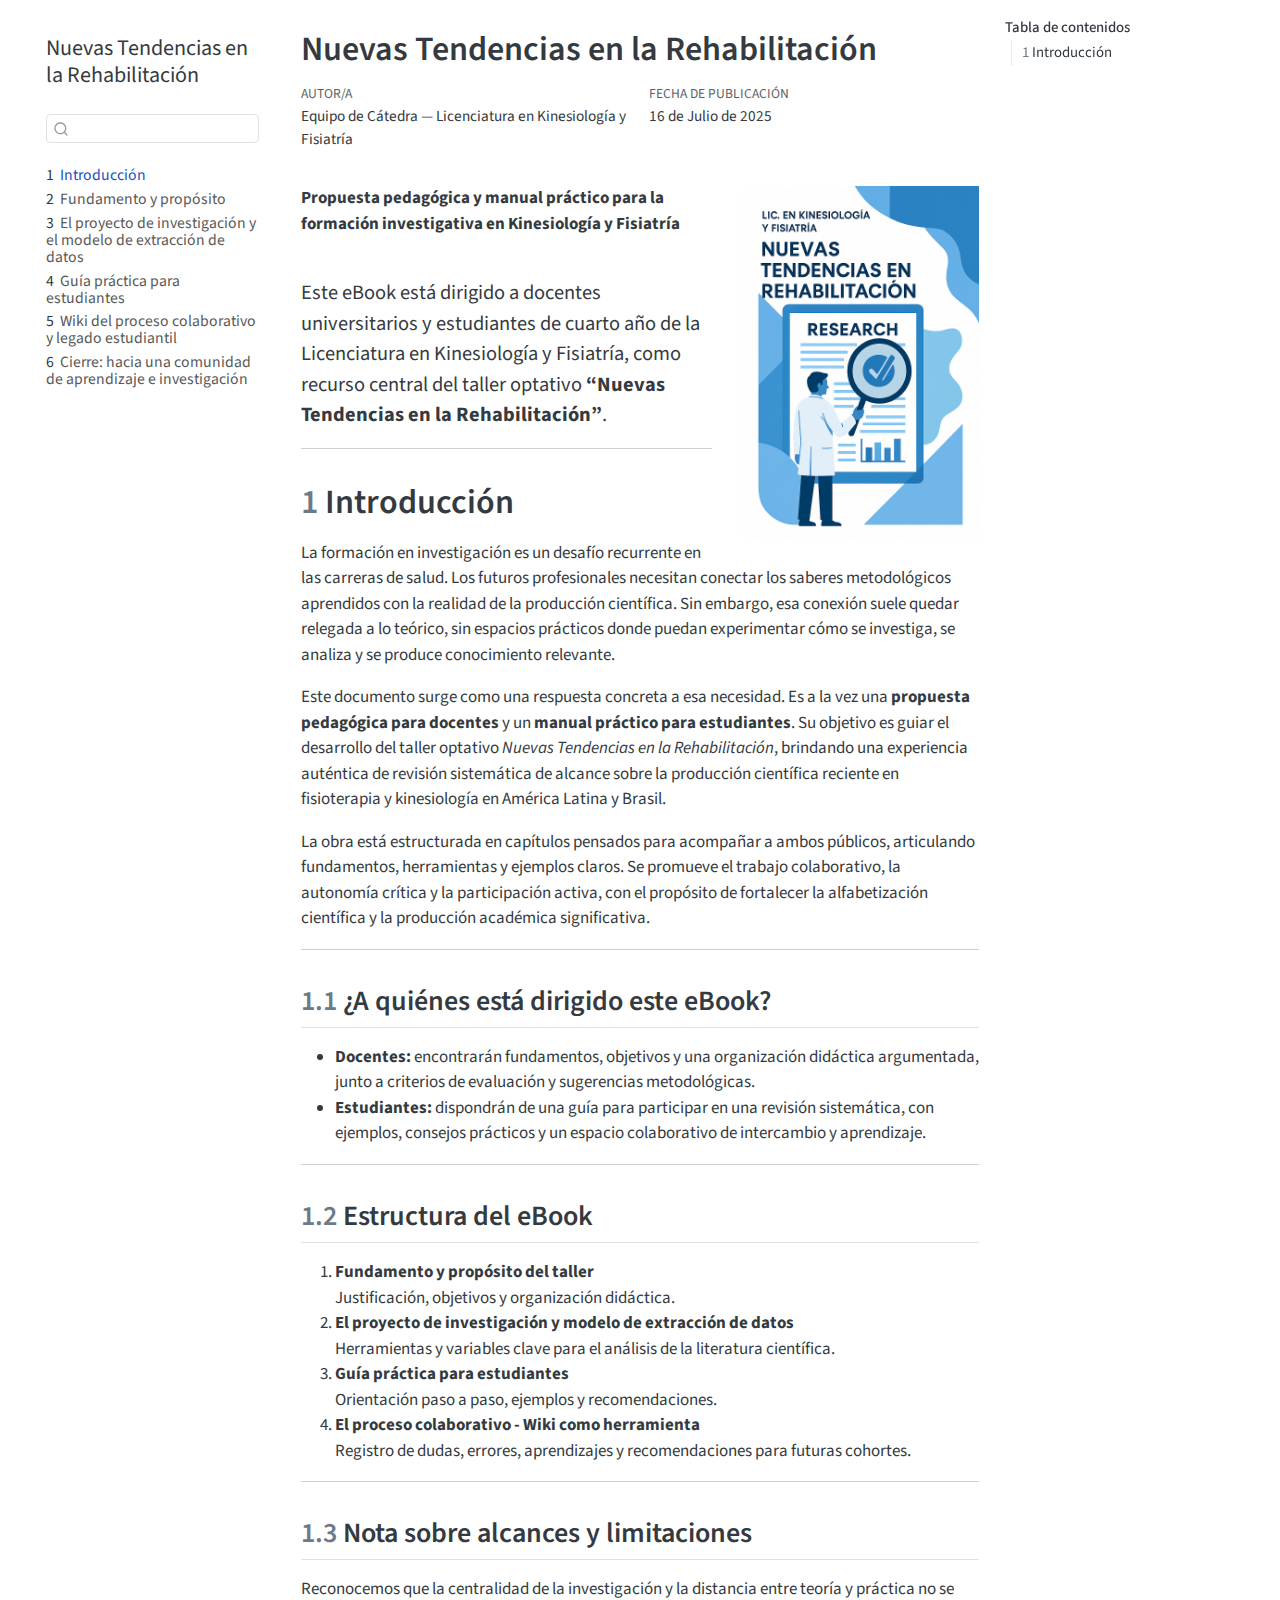
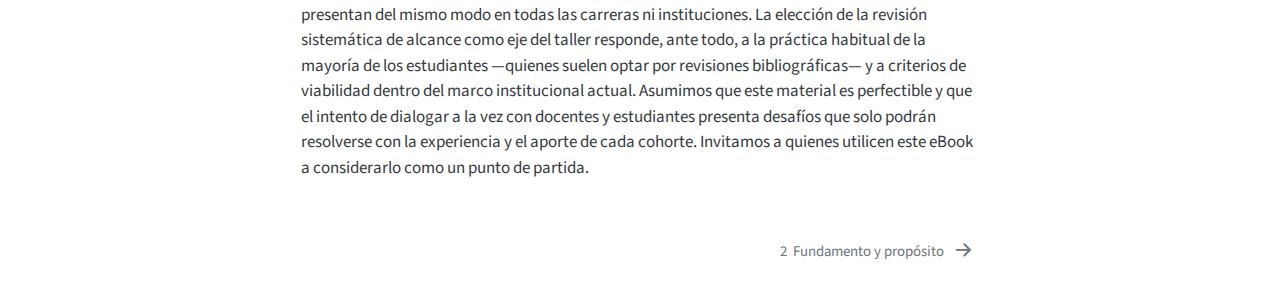
<file: docs/index.html>
<!DOCTYPE html>
<html xmlns="http://www.w3.org/1999/xhtml" lang="es" xml:lang="es"><head>

<meta charset="utf-8">
<meta name="generator" content="quarto-1.6.43">

<meta name="viewport" content="width=device-width, initial-scale=1.0, user-scalable=yes">

<meta name="author" content="Equipo de Cátedra — Licenciatura en Kinesiología y Fisiatría">

<title>Nuevas Tendencias en la Rehabilitación</title>
<style>
code{white-space: pre-wrap;}
span.smallcaps{font-variant: small-caps;}
div.columns{display: flex; gap: min(4vw, 1.5em);}
div.column{flex: auto; overflow-x: auto;}
div.hanging-indent{margin-left: 1.5em; text-indent: -1.5em;}
ul.task-list{list-style: none;}
ul.task-list li input[type="checkbox"] {
  width: 0.8em;
  margin: 0 0.8em 0.2em -1em; /* quarto-specific, see https://github.com/quarto-dev/quarto-cli/issues/4556 */ 
  vertical-align: middle;
}
</style>


<script src="site_libs/quarto-nav/quarto-nav.js"></script>
<script src="site_libs/quarto-nav/headroom.min.js"></script>
<script src="site_libs/clipboard/clipboard.min.js"></script>
<script src="site_libs/quarto-search/autocomplete.umd.js"></script>
<script src="site_libs/quarto-search/fuse.min.js"></script>
<script src="site_libs/quarto-search/quarto-search.js"></script>
<meta name="quarto:offset" content="./">
<link href="./01-propuesta.html" rel="next">
<script src="site_libs/quarto-html/quarto.js"></script>
<script src="site_libs/quarto-html/popper.min.js"></script>
<script src="site_libs/quarto-html/tippy.umd.min.js"></script>
<script src="site_libs/quarto-html/anchor.min.js"></script>
<link href="site_libs/quarto-html/tippy.css" rel="stylesheet">
<link href="site_libs/quarto-html/quarto-syntax-highlighting-d4d76bf8491c20bad77d141916dc28e1.css" rel="stylesheet" id="quarto-text-highlighting-styles">
<script src="site_libs/bootstrap/bootstrap.min.js"></script>
<link href="site_libs/bootstrap/bootstrap-icons.css" rel="stylesheet">
<link href="site_libs/bootstrap/bootstrap-8da5b4427184b79ecddefad3d342027e.min.css" rel="stylesheet" append-hash="true" id="quarto-bootstrap" data-mode="light">
<script id="quarto-search-options" type="application/json">{
  "location": "sidebar",
  "copy-button": false,
  "collapse-after": 3,
  "panel-placement": "start",
  "type": "textbox",
  "limit": 50,
  "keyboard-shortcut": [
    "f",
    "/",
    "s"
  ],
  "show-item-context": false,
  "language": {
    "search-no-results-text": "Sin resultados",
    "search-matching-documents-text": "documentos encontrados",
    "search-copy-link-title": "Copiar el enlace en la búsqueda",
    "search-hide-matches-text": "Ocultar resultados adicionales",
    "search-more-match-text": "resultado adicional en este documento",
    "search-more-matches-text": "resultados adicionales en este documento",
    "search-clear-button-title": "Borrar",
    "search-text-placeholder": "",
    "search-detached-cancel-button-title": "Cancelar",
    "search-submit-button-title": "Enviar",
    "search-label": "Buscar"
  }
}</script>


<link rel="stylesheet" href="portada.css">
</head>

<body class="nav-sidebar floating">

<div id="quarto-search-results"></div>
  <header id="quarto-header" class="headroom fixed-top">
  <nav class="quarto-secondary-nav">
    <div class="container-fluid d-flex">
      <button type="button" class="quarto-btn-toggle btn" data-bs-toggle="collapse" role="button" data-bs-target=".quarto-sidebar-collapse-item" aria-controls="quarto-sidebar" aria-expanded="false" aria-label="Alternar barra lateral" onclick="if (window.quartoToggleHeadroom) { window.quartoToggleHeadroom(); }">
        <i class="bi bi-layout-text-sidebar-reverse"></i>
      </button>
        <nav class="quarto-page-breadcrumbs" aria-label="breadcrumb"><ol class="breadcrumb"><li class="breadcrumb-item"><a href="./index.html"><span class="chapter-number">1</span>&nbsp; <span class="chapter-title">Introducción</span></a></li></ol></nav>
        <a class="flex-grow-1" role="navigation" data-bs-toggle="collapse" data-bs-target=".quarto-sidebar-collapse-item" aria-controls="quarto-sidebar" aria-expanded="false" aria-label="Alternar barra lateral" onclick="if (window.quartoToggleHeadroom) { window.quartoToggleHeadroom(); }">      
        </a>
      <button type="button" class="btn quarto-search-button" aria-label="Buscar" onclick="window.quartoOpenSearch();">
        <i class="bi bi-search"></i>
      </button>
    </div>
  </nav>
</header>
<!-- content -->
<div id="quarto-content" class="quarto-container page-columns page-rows-contents page-layout-article">
<!-- sidebar -->
  <nav id="quarto-sidebar" class="sidebar collapse collapse-horizontal quarto-sidebar-collapse-item sidebar-navigation floating overflow-auto">
    <div class="pt-lg-2 mt-2 text-left sidebar-header">
    <div class="sidebar-title mb-0 py-0">
      <a href="./">Nuevas Tendencias en la Rehabilitación</a> 
    </div>
      </div>
        <div class="mt-2 flex-shrink-0 align-items-center">
        <div class="sidebar-search">
        <div id="quarto-search" class="" title="Buscar"></div>
        </div>
        </div>
    <div class="sidebar-menu-container"> 
    <ul class="list-unstyled mt-1">
        <li class="sidebar-item">
  <div class="sidebar-item-container"> 
  <a href="./index.html" class="sidebar-item-text sidebar-link active">
 <span class="menu-text"><span class="chapter-number">1</span>&nbsp; <span class="chapter-title">Introducción</span></span></a>
  </div>
</li>
        <li class="sidebar-item">
  <div class="sidebar-item-container"> 
  <a href="./01-propuesta.html" class="sidebar-item-text sidebar-link">
 <span class="menu-text"><span class="chapter-number">2</span>&nbsp; <span class="chapter-title">Fundamento y propósito</span></span></a>
  </div>
</li>
        <li class="sidebar-item">
  <div class="sidebar-item-container"> 
  <a href="./02-modelo-extraccion.html" class="sidebar-item-text sidebar-link">
 <span class="menu-text"><span class="chapter-number">3</span>&nbsp; <span class="chapter-title">El proyecto de investigación y el modelo de extracción de datos</span></span></a>
  </div>
</li>
        <li class="sidebar-item">
  <div class="sidebar-item-container"> 
  <a href="./03-guia-estudiantes.html" class="sidebar-item-text sidebar-link">
 <span class="menu-text"><span class="chapter-number">4</span>&nbsp; <span class="chapter-title">Guía práctica para estudiantes</span></span></a>
  </div>
</li>
        <li class="sidebar-item">
  <div class="sidebar-item-container"> 
  <a href="./04-wiki.html" class="sidebar-item-text sidebar-link">
 <span class="menu-text"><span class="chapter-number">5</span>&nbsp; <span class="chapter-title">Wiki del proceso colaborativo y legado estudiantil</span></span></a>
  </div>
</li>
        <li class="sidebar-item">
  <div class="sidebar-item-container"> 
  <a href="./05-cierre.html" class="sidebar-item-text sidebar-link">
 <span class="menu-text"><span class="chapter-number">6</span>&nbsp; <span class="chapter-title">Cierre: hacia una comunidad de aprendizaje e investigación</span></span></a>
  </div>
</li>
    </ul>
    </div>
</nav>
<div id="quarto-sidebar-glass" class="quarto-sidebar-collapse-item" data-bs-toggle="collapse" data-bs-target=".quarto-sidebar-collapse-item"></div>
<!-- margin-sidebar -->
    <div id="quarto-margin-sidebar" class="sidebar margin-sidebar">
        <nav id="TOC" role="doc-toc" class="toc-active">
    <h2 id="toc-title">Tabla de contenidos</h2>
   
  <ul>
  <li><a href="#section" id="toc-section" class="nav-link active" data-scroll-target="#section"></a></li>
  <li><a href="#introducción" id="toc-introducción" class="nav-link" data-scroll-target="#introducción"><span class="header-section-number">1</span> Introducción</a>
  <ul class="collapse">
  <li><a href="#a-quiénes-está-dirigido-este-ebook" id="toc-a-quiénes-está-dirigido-este-ebook" class="nav-link" data-scroll-target="#a-quiénes-está-dirigido-este-ebook"><span class="header-section-number">1.1</span> ¿A quiénes está dirigido este eBook?</a></li>
  <li><a href="#estructura-del-ebook" id="toc-estructura-del-ebook" class="nav-link" data-scroll-target="#estructura-del-ebook"><span class="header-section-number">1.2</span> Estructura del eBook</a></li>
  <li><a href="#nota-sobre-alcances-y-limitaciones" id="toc-nota-sobre-alcances-y-limitaciones" class="nav-link" data-scroll-target="#nota-sobre-alcances-y-limitaciones"><span class="header-section-number">1.3</span> Nota sobre alcances y limitaciones</a></li>
  </ul></li>
  </ul>
</nav>
    </div>
<!-- main -->
<main class="content" id="quarto-document-content">

<header id="title-block-header" class="quarto-title-block default">
<div class="quarto-title">
<h1 class="title">Nuevas Tendencias en la Rehabilitación</h1>
</div>



<div class="quarto-title-meta">

    <div>
    <div class="quarto-title-meta-heading">Autor/a</div>
    <div class="quarto-title-meta-contents">
             <p>Equipo de Cátedra — Licenciatura en Kinesiología y Fisiatría </p>
          </div>
  </div>
    
    <div>
    <div class="quarto-title-meta-heading">Fecha de publicación</div>
    <div class="quarto-title-meta-contents">
      <p class="date">16 de Julio de 2025</p>
    </div>
  </div>
  
    
  </div>
  


</header>



<section id="section" class="level1 unnumbered">
<h1 class="unnumbered"></h1><p><img src="portada_arte.png" title="Nuevas Tendencias en la Rehabilitación" class="quarto-cover-image img-fluid" alt="Arte conceptual de rehabilitación, elementos cinéticos y logo UNAJ"></p>
<p><strong>Propuesta pedagógica y manual práctico para la formación investigativa en Kinesiología y Fisiatría</strong></p>
<div style="margin-top:2em;font-size:1.2em;">
<p>Este eBook está dirigido a docentes universitarios y estudiantes de cuarto año de la Licenciatura en Kinesiología y Fisiatría, como recurso central del taller optativo <b>“Nuevas Tendencias en la Rehabilitación”</b>.</p>
</div>
<hr>
</section>
<section id="introducción" class="level1" data-number="1">
<h1 data-number="1"><span class="header-section-number">1</span> Introducción</h1>
<p>La formación en investigación es un desafío recurrente en las carreras de salud. Los futuros profesionales necesitan conectar los saberes metodológicos aprendidos con la realidad de la producción científica. Sin embargo, esa conexión suele quedar relegada a lo teórico, sin espacios prácticos donde puedan experimentar cómo se investiga, se analiza y se produce conocimiento relevante.</p>
<p>Este documento surge como una respuesta concreta a esa necesidad. Es a la vez una <strong>propuesta pedagógica para docentes</strong> y un <strong>manual práctico para estudiantes</strong>. Su objetivo es guiar el desarrollo del taller optativo <em>Nuevas Tendencias en la Rehabilitación</em>, brindando una experiencia auténtica de revisión sistemática de alcance sobre la producción científica reciente en fisioterapia y kinesiología en América Latina y Brasil.</p>
<p>La obra está estructurada en capítulos pensados para acompañar a ambos públicos, articulando fundamentos, herramientas y ejemplos claros. Se promueve el trabajo colaborativo, la autonomía crítica y la participación activa, con el propósito de fortalecer la alfabetización científica y la producción académica significativa.</p>
<hr>
<section id="a-quiénes-está-dirigido-este-ebook" class="level2" data-number="1.1">
<h2 data-number="1.1" class="anchored" data-anchor-id="a-quiénes-está-dirigido-este-ebook"><span class="header-section-number">1.1</span> ¿A quiénes está dirigido este eBook?</h2>
<ul>
<li><strong>Docentes:</strong> encontrarán fundamentos, objetivos y una organización didáctica argumentada, junto a criterios de evaluación y sugerencias metodológicas.</li>
<li><strong>Estudiantes:</strong> dispondrán de una guía para participar en una revisión sistemática, con ejemplos, consejos prácticos y un espacio colaborativo de intercambio y aprendizaje.</li>
</ul>
<hr>
</section>
<section id="estructura-del-ebook" class="level2" data-number="1.2">
<h2 data-number="1.2" class="anchored" data-anchor-id="estructura-del-ebook"><span class="header-section-number">1.2</span> Estructura del eBook</h2>
<ol type="1">
<li><strong>Fundamento y propósito del taller</strong><br>
Justificación, objetivos y organización didáctica.</li>
<li><strong>El proyecto de investigación y modelo de extracción de datos</strong><br>
Herramientas y variables clave para el análisis de la literatura científica.</li>
<li><strong>Guía práctica para estudiantes</strong><br>
Orientación paso a paso, ejemplos y recomendaciones.</li>
<li><strong>El proceso colaborativo - Wiki como herramienta</strong><br>
Registro de dudas, errores, aprendizajes y recomendaciones para futuras cohortes.</li>
</ol>
<hr>
</section>
<section id="nota-sobre-alcances-y-limitaciones" class="level2" data-number="1.3">
<h2 data-number="1.3" class="anchored" data-anchor-id="nota-sobre-alcances-y-limitaciones"><span class="header-section-number">1.3</span> Nota sobre alcances y limitaciones</h2>
<p>Reconocemos que la centralidad de la investigación y la distancia entre teoría y práctica no se presentan del mismo modo en todas las carreras ni instituciones. La elección de la revisión sistemática de alcance como eje del taller responde, ante todo, a la práctica habitual de la mayoría de los estudiantes —quienes suelen optar por revisiones bibliográficas— y a criterios de viabilidad dentro del marco institucional actual. Asumimos que este material es perfectible y que el intento de dialogar a la vez con docentes y estudiantes presenta desafíos que solo podrán resolverse con la experiencia y el aporte de cada cohorte. Invitamos a quienes utilicen este eBook a considerarlo como un punto de partida.</p>


</section>
</section>

</main> <!-- /main -->
<script id="quarto-html-after-body" type="application/javascript">
window.document.addEventListener("DOMContentLoaded", function (event) {
  const toggleBodyColorMode = (bsSheetEl) => {
    const mode = bsSheetEl.getAttribute("data-mode");
    const bodyEl = window.document.querySelector("body");
    if (mode === "dark") {
      bodyEl.classList.add("quarto-dark");
      bodyEl.classList.remove("quarto-light");
    } else {
      bodyEl.classList.add("quarto-light");
      bodyEl.classList.remove("quarto-dark");
    }
  }
  const toggleBodyColorPrimary = () => {
    const bsSheetEl = window.document.querySelector("link#quarto-bootstrap");
    if (bsSheetEl) {
      toggleBodyColorMode(bsSheetEl);
    }
  }
  toggleBodyColorPrimary();  
  const icon = "";
  const anchorJS = new window.AnchorJS();
  anchorJS.options = {
    placement: 'right',
    icon: icon
  };
  anchorJS.add('.anchored');
  const isCodeAnnotation = (el) => {
    for (const clz of el.classList) {
      if (clz.startsWith('code-annotation-')) {                     
        return true;
      }
    }
    return false;
  }
  const onCopySuccess = function(e) {
    // button target
    const button = e.trigger;
    // don't keep focus
    button.blur();
    // flash "checked"
    button.classList.add('code-copy-button-checked');
    var currentTitle = button.getAttribute("title");
    button.setAttribute("title", "Copiado");
    let tooltip;
    if (window.bootstrap) {
      button.setAttribute("data-bs-toggle", "tooltip");
      button.setAttribute("data-bs-placement", "left");
      button.setAttribute("data-bs-title", "Copiado");
      tooltip = new bootstrap.Tooltip(button, 
        { trigger: "manual", 
          customClass: "code-copy-button-tooltip",
          offset: [0, -8]});
      tooltip.show();    
    }
    setTimeout(function() {
      if (tooltip) {
        tooltip.hide();
        button.removeAttribute("data-bs-title");
        button.removeAttribute("data-bs-toggle");
        button.removeAttribute("data-bs-placement");
      }
      button.setAttribute("title", currentTitle);
      button.classList.remove('code-copy-button-checked');
    }, 1000);
    // clear code selection
    e.clearSelection();
  }
  const getTextToCopy = function(trigger) {
      const codeEl = trigger.previousElementSibling.cloneNode(true);
      for (const childEl of codeEl.children) {
        if (isCodeAnnotation(childEl)) {
          childEl.remove();
        }
      }
      return codeEl.innerText;
  }
  const clipboard = new window.ClipboardJS('.code-copy-button:not([data-in-quarto-modal])', {
    text: getTextToCopy
  });
  clipboard.on('success', onCopySuccess);
  if (window.document.getElementById('quarto-embedded-source-code-modal')) {
    const clipboardModal = new window.ClipboardJS('.code-copy-button[data-in-quarto-modal]', {
      text: getTextToCopy,
      container: window.document.getElementById('quarto-embedded-source-code-modal')
    });
    clipboardModal.on('success', onCopySuccess);
  }
    var localhostRegex = new RegExp(/^(?:http|https):\/\/localhost\:?[0-9]*\//);
    var mailtoRegex = new RegExp(/^mailto:/);
      var filterRegex = new RegExp('/' + window.location.host + '/');
    var isInternal = (href) => {
        return filterRegex.test(href) || localhostRegex.test(href) || mailtoRegex.test(href);
    }
    // Inspect non-navigation links and adorn them if external
 	var links = window.document.querySelectorAll('a[href]:not(.nav-link):not(.navbar-brand):not(.toc-action):not(.sidebar-link):not(.sidebar-item-toggle):not(.pagination-link):not(.no-external):not([aria-hidden]):not(.dropdown-item):not(.quarto-navigation-tool):not(.about-link)');
    for (var i=0; i<links.length; i++) {
      const link = links[i];
      if (!isInternal(link.href)) {
        // undo the damage that might have been done by quarto-nav.js in the case of
        // links that we want to consider external
        if (link.dataset.originalHref !== undefined) {
          link.href = link.dataset.originalHref;
        }
      }
    }
  function tippyHover(el, contentFn, onTriggerFn, onUntriggerFn) {
    const config = {
      allowHTML: true,
      maxWidth: 500,
      delay: 100,
      arrow: false,
      appendTo: function(el) {
          return el.parentElement;
      },
      interactive: true,
      interactiveBorder: 10,
      theme: 'quarto',
      placement: 'bottom-start',
    };
    if (contentFn) {
      config.content = contentFn;
    }
    if (onTriggerFn) {
      config.onTrigger = onTriggerFn;
    }
    if (onUntriggerFn) {
      config.onUntrigger = onUntriggerFn;
    }
    window.tippy(el, config); 
  }
  const noterefs = window.document.querySelectorAll('a[role="doc-noteref"]');
  for (var i=0; i<noterefs.length; i++) {
    const ref = noterefs[i];
    tippyHover(ref, function() {
      // use id or data attribute instead here
      let href = ref.getAttribute('data-footnote-href') || ref.getAttribute('href');
      try { href = new URL(href).hash; } catch {}
      const id = href.replace(/^#\/?/, "");
      const note = window.document.getElementById(id);
      if (note) {
        return note.innerHTML;
      } else {
        return "";
      }
    });
  }
  const xrefs = window.document.querySelectorAll('a.quarto-xref');
  const processXRef = (id, note) => {
    // Strip column container classes
    const stripColumnClz = (el) => {
      el.classList.remove("page-full", "page-columns");
      if (el.children) {
        for (const child of el.children) {
          stripColumnClz(child);
        }
      }
    }
    stripColumnClz(note)
    if (id === null || id.startsWith('sec-')) {
      // Special case sections, only their first couple elements
      const container = document.createElement("div");
      if (note.children && note.children.length > 2) {
        container.appendChild(note.children[0].cloneNode(true));
        for (let i = 1; i < note.children.length; i++) {
          const child = note.children[i];
          if (child.tagName === "P" && child.innerText === "") {
            continue;
          } else {
            container.appendChild(child.cloneNode(true));
            break;
          }
        }
        if (window.Quarto?.typesetMath) {
          window.Quarto.typesetMath(container);
        }
        return container.innerHTML
      } else {
        if (window.Quarto?.typesetMath) {
          window.Quarto.typesetMath(note);
        }
        return note.innerHTML;
      }
    } else {
      // Remove any anchor links if they are present
      const anchorLink = note.querySelector('a.anchorjs-link');
      if (anchorLink) {
        anchorLink.remove();
      }
      if (window.Quarto?.typesetMath) {
        window.Quarto.typesetMath(note);
      }
      if (note.classList.contains("callout")) {
        return note.outerHTML;
      } else {
        return note.innerHTML;
      }
    }
  }
  for (var i=0; i<xrefs.length; i++) {
    const xref = xrefs[i];
    tippyHover(xref, undefined, function(instance) {
      instance.disable();
      let url = xref.getAttribute('href');
      let hash = undefined; 
      if (url.startsWith('#')) {
        hash = url;
      } else {
        try { hash = new URL(url).hash; } catch {}
      }
      if (hash) {
        const id = hash.replace(/^#\/?/, "");
        const note = window.document.getElementById(id);
        if (note !== null) {
          try {
            const html = processXRef(id, note.cloneNode(true));
            instance.setContent(html);
          } finally {
            instance.enable();
            instance.show();
          }
        } else {
          // See if we can fetch this
          fetch(url.split('#')[0])
          .then(res => res.text())
          .then(html => {
            const parser = new DOMParser();
            const htmlDoc = parser.parseFromString(html, "text/html");
            const note = htmlDoc.getElementById(id);
            if (note !== null) {
              const html = processXRef(id, note);
              instance.setContent(html);
            } 
          }).finally(() => {
            instance.enable();
            instance.show();
          });
        }
      } else {
        // See if we can fetch a full url (with no hash to target)
        // This is a special case and we should probably do some content thinning / targeting
        fetch(url)
        .then(res => res.text())
        .then(html => {
          const parser = new DOMParser();
          const htmlDoc = parser.parseFromString(html, "text/html");
          const note = htmlDoc.querySelector('main.content');
          if (note !== null) {
            // This should only happen for chapter cross references
            // (since there is no id in the URL)
            // remove the first header
            if (note.children.length > 0 && note.children[0].tagName === "HEADER") {
              note.children[0].remove();
            }
            const html = processXRef(null, note);
            instance.setContent(html);
          } 
        }).finally(() => {
          instance.enable();
          instance.show();
        });
      }
    }, function(instance) {
    });
  }
      let selectedAnnoteEl;
      const selectorForAnnotation = ( cell, annotation) => {
        let cellAttr = 'data-code-cell="' + cell + '"';
        let lineAttr = 'data-code-annotation="' +  annotation + '"';
        const selector = 'span[' + cellAttr + '][' + lineAttr + ']';
        return selector;
      }
      const selectCodeLines = (annoteEl) => {
        const doc = window.document;
        const targetCell = annoteEl.getAttribute("data-target-cell");
        const targetAnnotation = annoteEl.getAttribute("data-target-annotation");
        const annoteSpan = window.document.querySelector(selectorForAnnotation(targetCell, targetAnnotation));
        const lines = annoteSpan.getAttribute("data-code-lines").split(",");
        const lineIds = lines.map((line) => {
          return targetCell + "-" + line;
        })
        let top = null;
        let height = null;
        let parent = null;
        if (lineIds.length > 0) {
            //compute the position of the single el (top and bottom and make a div)
            const el = window.document.getElementById(lineIds[0]);
            top = el.offsetTop;
            height = el.offsetHeight;
            parent = el.parentElement.parentElement;
          if (lineIds.length > 1) {
            const lastEl = window.document.getElementById(lineIds[lineIds.length - 1]);
            const bottom = lastEl.offsetTop + lastEl.offsetHeight;
            height = bottom - top;
          }
          if (top !== null && height !== null && parent !== null) {
            // cook up a div (if necessary) and position it 
            let div = window.document.getElementById("code-annotation-line-highlight");
            if (div === null) {
              div = window.document.createElement("div");
              div.setAttribute("id", "code-annotation-line-highlight");
              div.style.position = 'absolute';
              parent.appendChild(div);
            }
            div.style.top = top - 2 + "px";
            div.style.height = height + 4 + "px";
            div.style.left = 0;
            let gutterDiv = window.document.getElementById("code-annotation-line-highlight-gutter");
            if (gutterDiv === null) {
              gutterDiv = window.document.createElement("div");
              gutterDiv.setAttribute("id", "code-annotation-line-highlight-gutter");
              gutterDiv.style.position = 'absolute';
              const codeCell = window.document.getElementById(targetCell);
              const gutter = codeCell.querySelector('.code-annotation-gutter');
              gutter.appendChild(gutterDiv);
            }
            gutterDiv.style.top = top - 2 + "px";
            gutterDiv.style.height = height + 4 + "px";
          }
          selectedAnnoteEl = annoteEl;
        }
      };
      const unselectCodeLines = () => {
        const elementsIds = ["code-annotation-line-highlight", "code-annotation-line-highlight-gutter"];
        elementsIds.forEach((elId) => {
          const div = window.document.getElementById(elId);
          if (div) {
            div.remove();
          }
        });
        selectedAnnoteEl = undefined;
      };
        // Handle positioning of the toggle
    window.addEventListener(
      "resize",
      throttle(() => {
        elRect = undefined;
        if (selectedAnnoteEl) {
          selectCodeLines(selectedAnnoteEl);
        }
      }, 10)
    );
    function throttle(fn, ms) {
    let throttle = false;
    let timer;
      return (...args) => {
        if(!throttle) { // first call gets through
            fn.apply(this, args);
            throttle = true;
        } else { // all the others get throttled
            if(timer) clearTimeout(timer); // cancel #2
            timer = setTimeout(() => {
              fn.apply(this, args);
              timer = throttle = false;
            }, ms);
        }
      };
    }
      // Attach click handler to the DT
      const annoteDls = window.document.querySelectorAll('dt[data-target-cell]');
      for (const annoteDlNode of annoteDls) {
        annoteDlNode.addEventListener('click', (event) => {
          const clickedEl = event.target;
          if (clickedEl !== selectedAnnoteEl) {
            unselectCodeLines();
            const activeEl = window.document.querySelector('dt[data-target-cell].code-annotation-active');
            if (activeEl) {
              activeEl.classList.remove('code-annotation-active');
            }
            selectCodeLines(clickedEl);
            clickedEl.classList.add('code-annotation-active');
          } else {
            // Unselect the line
            unselectCodeLines();
            clickedEl.classList.remove('code-annotation-active');
          }
        });
      }
  const findCites = (el) => {
    const parentEl = el.parentElement;
    if (parentEl) {
      const cites = parentEl.dataset.cites;
      if (cites) {
        return {
          el,
          cites: cites.split(' ')
        };
      } else {
        return findCites(el.parentElement)
      }
    } else {
      return undefined;
    }
  };
  var bibliorefs = window.document.querySelectorAll('a[role="doc-biblioref"]');
  for (var i=0; i<bibliorefs.length; i++) {
    const ref = bibliorefs[i];
    const citeInfo = findCites(ref);
    if (citeInfo) {
      tippyHover(citeInfo.el, function() {
        var popup = window.document.createElement('div');
        citeInfo.cites.forEach(function(cite) {
          var citeDiv = window.document.createElement('div');
          citeDiv.classList.add('hanging-indent');
          citeDiv.classList.add('csl-entry');
          var biblioDiv = window.document.getElementById('ref-' + cite);
          if (biblioDiv) {
            citeDiv.innerHTML = biblioDiv.innerHTML;
          }
          popup.appendChild(citeDiv);
        });
        return popup.innerHTML;
      });
    }
  }
});
</script>
<nav class="page-navigation">
  <div class="nav-page nav-page-previous">
  </div>
  <div class="nav-page nav-page-next">
      <a href="./01-propuesta.html" class="pagination-link" aria-label="Fundamento y propósito">
        <span class="nav-page-text"><span class="chapter-number">2</span>&nbsp; <span class="chapter-title">Fundamento y propósito</span></span> <i class="bi bi-arrow-right-short"></i>
      </a>
  </div>
</nav>
</div> <!-- /content -->




</body></html>
</file>
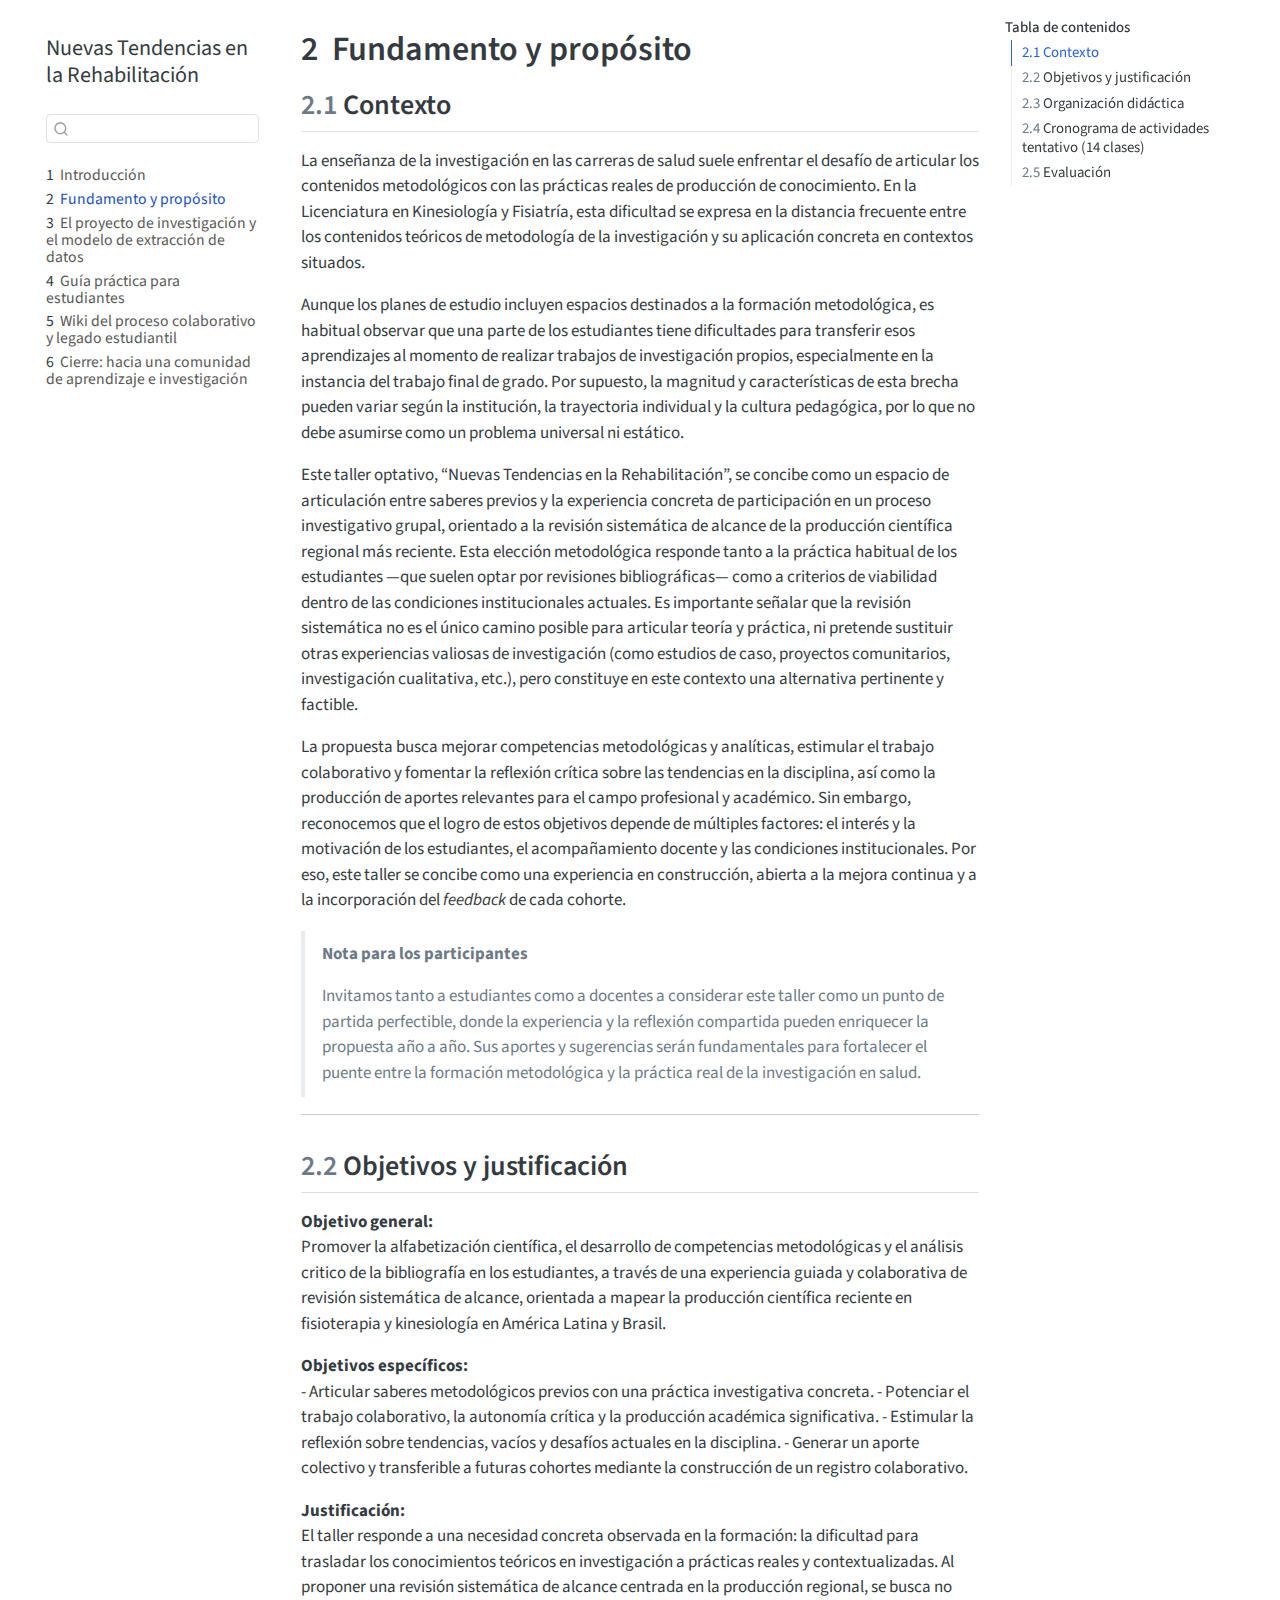
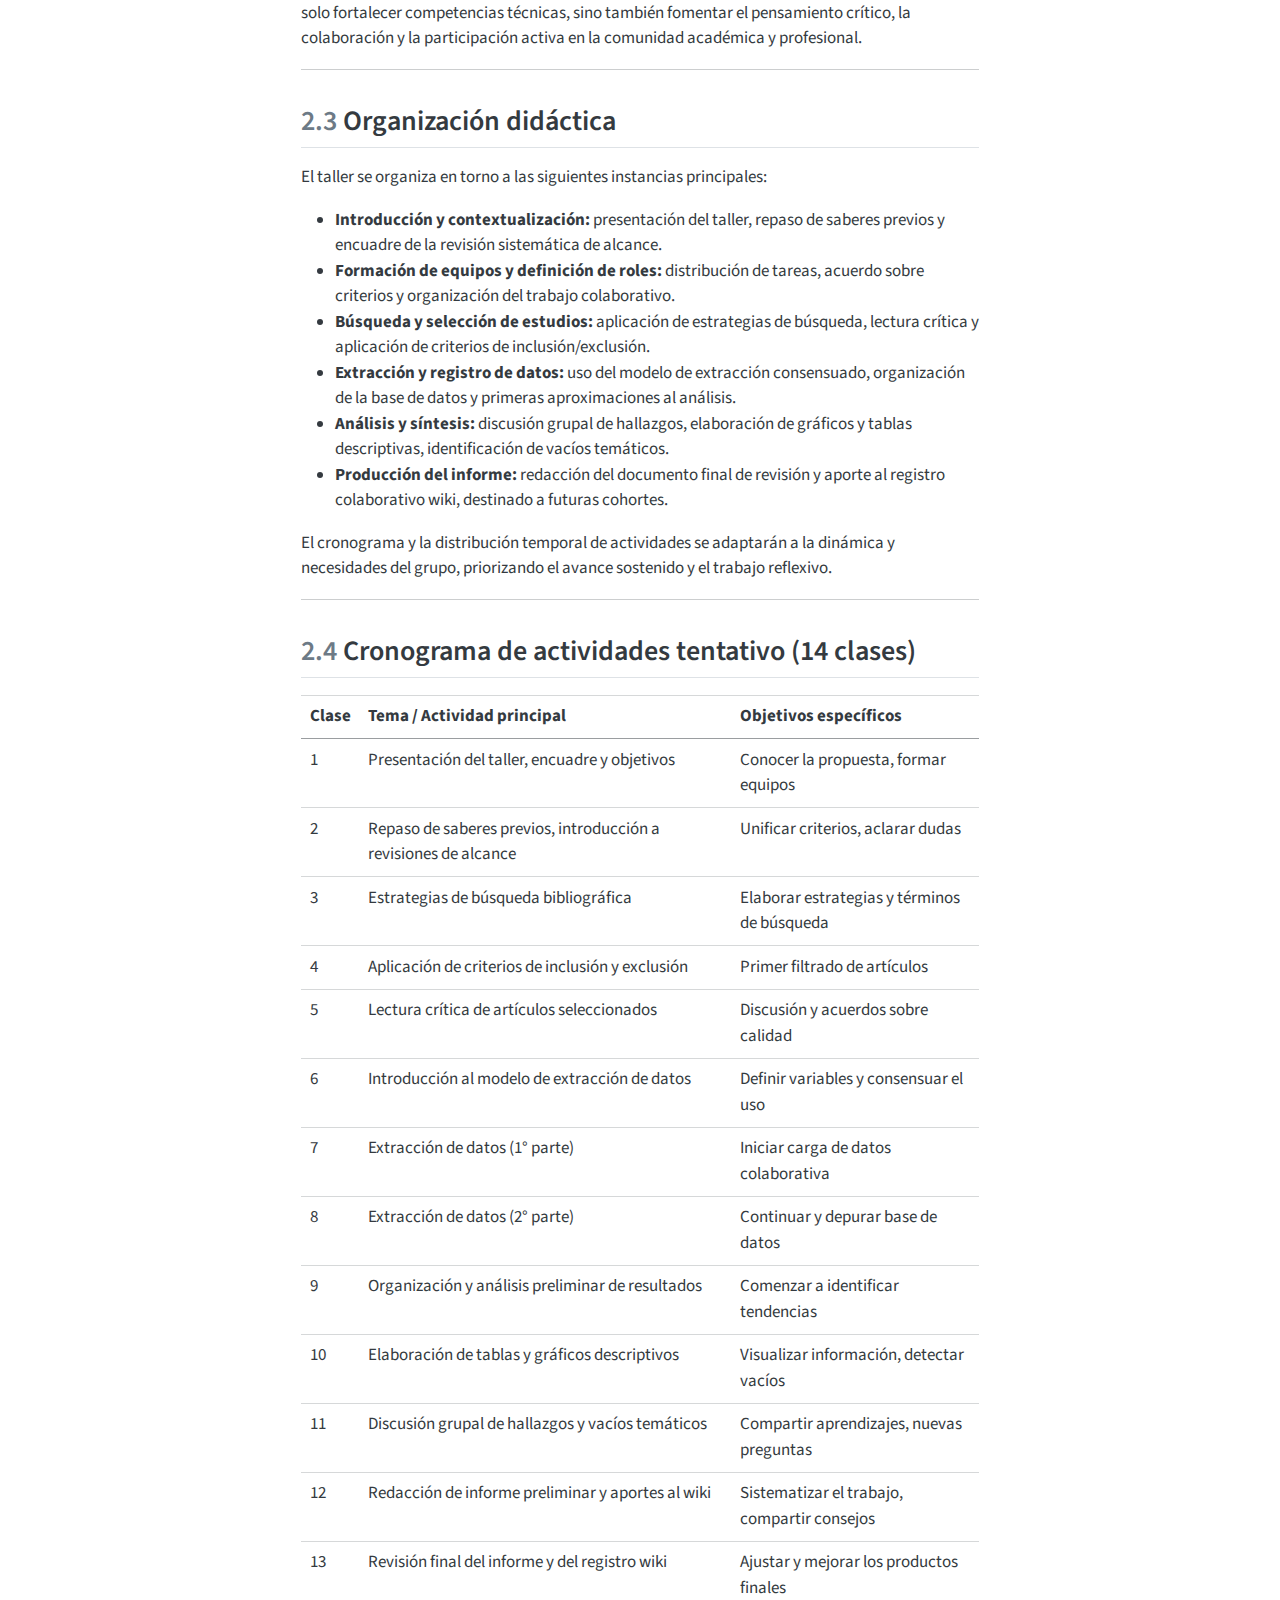
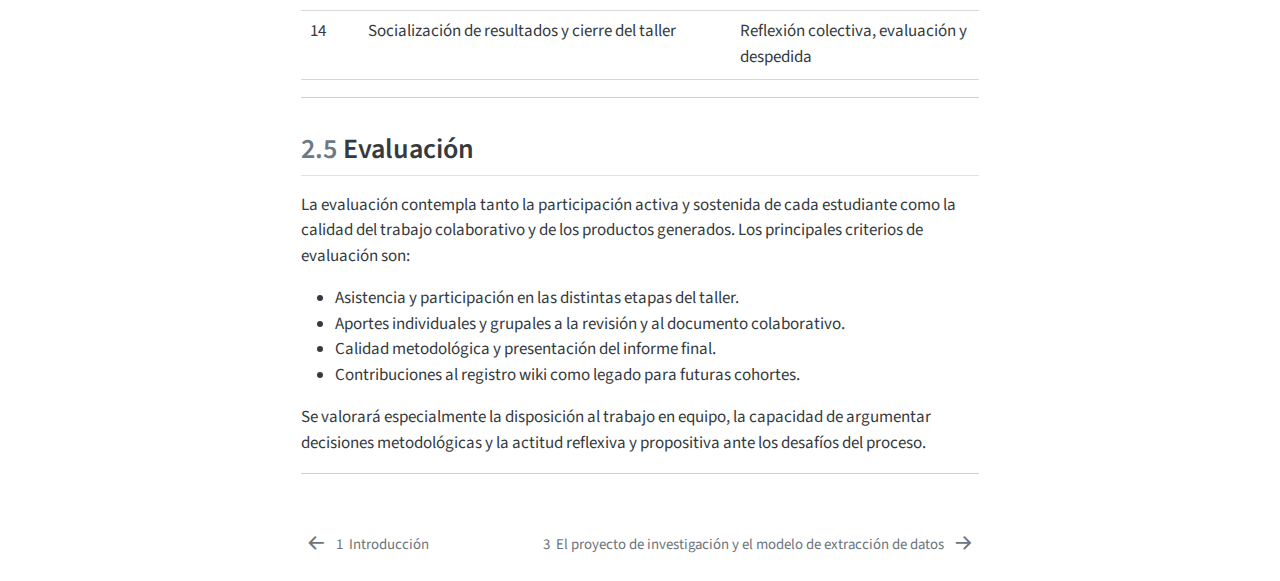
<file: docs/01-propuesta.html>
<!DOCTYPE html>
<html xmlns="http://www.w3.org/1999/xhtml" lang="es" xml:lang="es"><head>

<meta charset="utf-8">
<meta name="generator" content="quarto-1.6.43">

<meta name="viewport" content="width=device-width, initial-scale=1.0, user-scalable=yes">


<title>2&nbsp; Fundamento y propósito – Nuevas Tendencias en la Rehabilitación</title>
<style>
code{white-space: pre-wrap;}
span.smallcaps{font-variant: small-caps;}
div.columns{display: flex; gap: min(4vw, 1.5em);}
div.column{flex: auto; overflow-x: auto;}
div.hanging-indent{margin-left: 1.5em; text-indent: -1.5em;}
ul.task-list{list-style: none;}
ul.task-list li input[type="checkbox"] {
  width: 0.8em;
  margin: 0 0.8em 0.2em -1em; /* quarto-specific, see https://github.com/quarto-dev/quarto-cli/issues/4556 */ 
  vertical-align: middle;
}
</style>


<script src="site_libs/quarto-nav/quarto-nav.js"></script>
<script src="site_libs/quarto-nav/headroom.min.js"></script>
<script src="site_libs/clipboard/clipboard.min.js"></script>
<script src="site_libs/quarto-search/autocomplete.umd.js"></script>
<script src="site_libs/quarto-search/fuse.min.js"></script>
<script src="site_libs/quarto-search/quarto-search.js"></script>
<meta name="quarto:offset" content="./">
<link href="./02-modelo-extraccion.html" rel="next">
<link href="./index.html" rel="prev">
<script src="site_libs/quarto-html/quarto.js"></script>
<script src="site_libs/quarto-html/popper.min.js"></script>
<script src="site_libs/quarto-html/tippy.umd.min.js"></script>
<script src="site_libs/quarto-html/anchor.min.js"></script>
<link href="site_libs/quarto-html/tippy.css" rel="stylesheet">
<link href="site_libs/quarto-html/quarto-syntax-highlighting-d4d76bf8491c20bad77d141916dc28e1.css" rel="stylesheet" id="quarto-text-highlighting-styles">
<script src="site_libs/bootstrap/bootstrap.min.js"></script>
<link href="site_libs/bootstrap/bootstrap-icons.css" rel="stylesheet">
<link href="site_libs/bootstrap/bootstrap-8da5b4427184b79ecddefad3d342027e.min.css" rel="stylesheet" append-hash="true" id="quarto-bootstrap" data-mode="light">
<script id="quarto-search-options" type="application/json">{
  "location": "sidebar",
  "copy-button": false,
  "collapse-after": 3,
  "panel-placement": "start",
  "type": "textbox",
  "limit": 50,
  "keyboard-shortcut": [
    "f",
    "/",
    "s"
  ],
  "show-item-context": false,
  "language": {
    "search-no-results-text": "Sin resultados",
    "search-matching-documents-text": "documentos encontrados",
    "search-copy-link-title": "Copiar el enlace en la búsqueda",
    "search-hide-matches-text": "Ocultar resultados adicionales",
    "search-more-match-text": "resultado adicional en este documento",
    "search-more-matches-text": "resultados adicionales en este documento",
    "search-clear-button-title": "Borrar",
    "search-text-placeholder": "",
    "search-detached-cancel-button-title": "Cancelar",
    "search-submit-button-title": "Enviar",
    "search-label": "Buscar"
  }
}</script>


<link rel="stylesheet" href="portada.css">
</head>

<body class="nav-sidebar floating">

<div id="quarto-search-results"></div>
  <header id="quarto-header" class="headroom fixed-top">
  <nav class="quarto-secondary-nav">
    <div class="container-fluid d-flex">
      <button type="button" class="quarto-btn-toggle btn" data-bs-toggle="collapse" role="button" data-bs-target=".quarto-sidebar-collapse-item" aria-controls="quarto-sidebar" aria-expanded="false" aria-label="Alternar barra lateral" onclick="if (window.quartoToggleHeadroom) { window.quartoToggleHeadroom(); }">
        <i class="bi bi-layout-text-sidebar-reverse"></i>
      </button>
        <nav class="quarto-page-breadcrumbs" aria-label="breadcrumb"><ol class="breadcrumb"><li class="breadcrumb-item"><a href="./01-propuesta.html"><span class="chapter-number">2</span>&nbsp; <span class="chapter-title">Fundamento y propósito</span></a></li></ol></nav>
        <a class="flex-grow-1" role="navigation" data-bs-toggle="collapse" data-bs-target=".quarto-sidebar-collapse-item" aria-controls="quarto-sidebar" aria-expanded="false" aria-label="Alternar barra lateral" onclick="if (window.quartoToggleHeadroom) { window.quartoToggleHeadroom(); }">      
        </a>
      <button type="button" class="btn quarto-search-button" aria-label="Buscar" onclick="window.quartoOpenSearch();">
        <i class="bi bi-search"></i>
      </button>
    </div>
  </nav>
</header>
<!-- content -->
<div id="quarto-content" class="quarto-container page-columns page-rows-contents page-layout-article">
<!-- sidebar -->
  <nav id="quarto-sidebar" class="sidebar collapse collapse-horizontal quarto-sidebar-collapse-item sidebar-navigation floating overflow-auto">
    <div class="pt-lg-2 mt-2 text-left sidebar-header">
    <div class="sidebar-title mb-0 py-0">
      <a href="./">Nuevas Tendencias en la Rehabilitación</a> 
    </div>
      </div>
        <div class="mt-2 flex-shrink-0 align-items-center">
        <div class="sidebar-search">
        <div id="quarto-search" class="" title="Buscar"></div>
        </div>
        </div>
    <div class="sidebar-menu-container"> 
    <ul class="list-unstyled mt-1">
        <li class="sidebar-item">
  <div class="sidebar-item-container"> 
  <a href="./index.html" class="sidebar-item-text sidebar-link">
 <span class="menu-text"><span class="chapter-number">1</span>&nbsp; <span class="chapter-title">Introducción</span></span></a>
  </div>
</li>
        <li class="sidebar-item">
  <div class="sidebar-item-container"> 
  <a href="./01-propuesta.html" class="sidebar-item-text sidebar-link active">
 <span class="menu-text"><span class="chapter-number">2</span>&nbsp; <span class="chapter-title">Fundamento y propósito</span></span></a>
  </div>
</li>
        <li class="sidebar-item">
  <div class="sidebar-item-container"> 
  <a href="./02-modelo-extraccion.html" class="sidebar-item-text sidebar-link">
 <span class="menu-text"><span class="chapter-number">3</span>&nbsp; <span class="chapter-title">El proyecto de investigación y el modelo de extracción de datos</span></span></a>
  </div>
</li>
        <li class="sidebar-item">
  <div class="sidebar-item-container"> 
  <a href="./03-guia-estudiantes.html" class="sidebar-item-text sidebar-link">
 <span class="menu-text"><span class="chapter-number">4</span>&nbsp; <span class="chapter-title">Guía práctica para estudiantes</span></span></a>
  </div>
</li>
        <li class="sidebar-item">
  <div class="sidebar-item-container"> 
  <a href="./04-wiki.html" class="sidebar-item-text sidebar-link">
 <span class="menu-text"><span class="chapter-number">5</span>&nbsp; <span class="chapter-title">Wiki del proceso colaborativo y legado estudiantil</span></span></a>
  </div>
</li>
        <li class="sidebar-item">
  <div class="sidebar-item-container"> 
  <a href="./05-cierre.html" class="sidebar-item-text sidebar-link">
 <span class="menu-text"><span class="chapter-number">6</span>&nbsp; <span class="chapter-title">Cierre: hacia una comunidad de aprendizaje e investigación</span></span></a>
  </div>
</li>
    </ul>
    </div>
</nav>
<div id="quarto-sidebar-glass" class="quarto-sidebar-collapse-item" data-bs-toggle="collapse" data-bs-target=".quarto-sidebar-collapse-item"></div>
<!-- margin-sidebar -->
    <div id="quarto-margin-sidebar" class="sidebar margin-sidebar">
        <nav id="TOC" role="doc-toc" class="toc-active">
    <h2 id="toc-title">Tabla de contenidos</h2>
   
  <ul>
  <li><a href="#contexto" id="toc-contexto" class="nav-link active" data-scroll-target="#contexto"><span class="header-section-number">2.1</span> Contexto</a></li>
  <li><a href="#objetivos-y-justificación" id="toc-objetivos-y-justificación" class="nav-link" data-scroll-target="#objetivos-y-justificación"><span class="header-section-number">2.2</span> Objetivos y justificación</a></li>
  <li><a href="#organización-didáctica" id="toc-organización-didáctica" class="nav-link" data-scroll-target="#organización-didáctica"><span class="header-section-number">2.3</span> Organización didáctica</a></li>
  <li><a href="#cronograma-de-actividades-tentativo-14-clases" id="toc-cronograma-de-actividades-tentativo-14-clases" class="nav-link" data-scroll-target="#cronograma-de-actividades-tentativo-14-clases"><span class="header-section-number">2.4</span> Cronograma de actividades tentativo (14 clases)</a></li>
  <li><a href="#evaluación" id="toc-evaluación" class="nav-link" data-scroll-target="#evaluación"><span class="header-section-number">2.5</span> Evaluación</a></li>
  </ul>
</nav>
    </div>
<!-- main -->
<main class="content" id="quarto-document-content">

<header id="title-block-header" class="quarto-title-block default">
<div class="quarto-title">
<h1 class="title"><span class="chapter-number">2</span>&nbsp; <span class="chapter-title">Fundamento y propósito</span></h1>
</div>



<div class="quarto-title-meta">

    
  
    
  </div>
  


</header>


<section id="contexto" class="level2" data-number="2.1">
<h2 data-number="2.1" class="anchored" data-anchor-id="contexto"><span class="header-section-number">2.1</span> Contexto</h2>
<p>La enseñanza de la investigación en las carreras de salud suele enfrentar el desafío de articular los contenidos metodológicos con las prácticas reales de producción de conocimiento. En la Licenciatura en Kinesiología y Fisiatría, esta dificultad se expresa en la distancia frecuente entre los contenidos teóricos de metodología de la investigación y su aplicación concreta en contextos situados.</p>
<p>Aunque los planes de estudio incluyen espacios destinados a la formación metodológica, es habitual observar que una parte de los estudiantes tiene dificultades para transferir esos aprendizajes al momento de realizar trabajos de investigación propios, especialmente en la instancia del trabajo final de grado. Por supuesto, la magnitud y características de esta brecha pueden variar según la institución, la trayectoria individual y la cultura pedagógica, por lo que no debe asumirse como un problema universal ni estático.</p>
<p>Este taller optativo, “Nuevas Tendencias en la Rehabilitación”, se concibe como un espacio de articulación entre saberes previos y la experiencia concreta de participación en un proceso investigativo grupal, orientado a la revisión sistemática de alcance de la producción científica regional más reciente. Esta elección metodológica responde tanto a la práctica habitual de los estudiantes —que suelen optar por revisiones bibliográficas— como a criterios de viabilidad dentro de las condiciones institucionales actuales. Es importante señalar que la revisión sistemática no es el único camino posible para articular teoría y práctica, ni pretende sustituir otras experiencias valiosas de investigación (como estudios de caso, proyectos comunitarios, investigación cualitativa, etc.), pero constituye en este contexto una alternativa pertinente y factible.</p>
<p>La propuesta busca mejorar competencias metodológicas y analíticas, estimular el trabajo colaborativo y fomentar la reflexión crítica sobre las tendencias en la disciplina, así como la producción de aportes relevantes para el campo profesional y académico. Sin embargo, reconocemos que el logro de estos objetivos depende de múltiples factores: el interés y la motivación de los estudiantes, el acompañamiento docente y las condiciones institucionales. Por eso, este taller se concibe como una experiencia en construcción, abierta a la mejora continua y a la incorporación del <em>feedback</em> de cada cohorte.</p>
<blockquote class="blockquote">
<p><strong>Nota para los participantes</strong></p>
<p>Invitamos tanto a estudiantes como a docentes a considerar este taller como un punto de partida perfectible, donde la experiencia y la reflexión compartida pueden enriquecer la propuesta año a año. Sus aportes y sugerencias serán fundamentales para fortalecer el puente entre la formación metodológica y la práctica real de la investigación en salud.</p>
</blockquote>
<hr>
</section>
<section id="objetivos-y-justificación" class="level2" data-number="2.2">
<h2 data-number="2.2" class="anchored" data-anchor-id="objetivos-y-justificación"><span class="header-section-number">2.2</span> Objetivos y justificación</h2>
<p><strong>Objetivo general:</strong><br>
Promover la alfabetización científica, el desarrollo de competencias metodológicas y el análisis critico de la bibliografía en los estudiantes, a través de una experiencia guiada y colaborativa de revisión sistemática de alcance, orientada a mapear la producción científica reciente en fisioterapia y kinesiología en América Latina y Brasil.</p>
<p><strong>Objetivos específicos:</strong><br>
- Articular saberes metodológicos previos con una práctica investigativa concreta. - Potenciar el trabajo colaborativo, la autonomía crítica y la producción académica significativa. - Estimular la reflexión sobre tendencias, vacíos y desafíos actuales en la disciplina. - Generar un aporte colectivo y transferible a futuras cohortes mediante la construcción de un registro colaborativo.</p>
<p><strong>Justificación:</strong><br>
El taller responde a una necesidad concreta observada en la formación: la dificultad para trasladar los conocimientos teóricos en investigación a prácticas reales y contextualizadas. Al proponer una revisión sistemática de alcance centrada en la producción regional, se busca no solo fortalecer competencias técnicas, sino también fomentar el pensamiento crítico, la colaboración y la participación activa en la comunidad académica y profesional.</p>
<hr>
</section>
<section id="organización-didáctica" class="level2" data-number="2.3">
<h2 data-number="2.3" class="anchored" data-anchor-id="organización-didáctica"><span class="header-section-number">2.3</span> Organización didáctica</h2>
<p>El taller se organiza en torno a las siguientes instancias principales:</p>
<ul>
<li><strong>Introducción y contextualización:</strong> presentación del taller, repaso de saberes previos y encuadre de la revisión sistemática de alcance.</li>
<li><strong>Formación de equipos y definición de roles:</strong> distribución de tareas, acuerdo sobre criterios y organización del trabajo colaborativo.</li>
<li><strong>Búsqueda y selección de estudios:</strong> aplicación de estrategias de búsqueda, lectura crítica y aplicación de criterios de inclusión/exclusión.</li>
<li><strong>Extracción y registro de datos:</strong> uso del modelo de extracción consensuado, organización de la base de datos y primeras aproximaciones al análisis.</li>
<li><strong>Análisis y síntesis:</strong> discusión grupal de hallazgos, elaboración de gráficos y tablas descriptivas, identificación de vacíos temáticos.</li>
<li><strong>Producción del informe:</strong> redacción del documento final de revisión y aporte al registro colaborativo wiki, destinado a futuras cohortes.</li>
</ul>
<p>El cronograma y la distribución temporal de actividades se adaptarán a la dinámica y necesidades del grupo, priorizando el avance sostenido y el trabajo reflexivo.</p>
<hr>
</section>
<section id="cronograma-de-actividades-tentativo-14-clases" class="level2" data-number="2.4">
<h2 data-number="2.4" class="anchored" data-anchor-id="cronograma-de-actividades-tentativo-14-clases"><span class="header-section-number">2.4</span> Cronograma de actividades tentativo (14 clases)</h2>
<table class="caption-top table">
<colgroup>
<col style="width: 5%">
<col style="width: 56%">
<col style="width: 37%">
</colgroup>
<thead>
<tr class="header">
<th>Clase</th>
<th>Tema / Actividad principal</th>
<th>Objetivos específicos</th>
</tr>
</thead>
<tbody>
<tr class="odd">
<td>1</td>
<td>Presentación del taller, encuadre y objetivos</td>
<td>Conocer la propuesta, formar equipos</td>
</tr>
<tr class="even">
<td>2</td>
<td>Repaso de saberes previos, introducción a revisiones de alcance</td>
<td>Unificar criterios, aclarar dudas</td>
</tr>
<tr class="odd">
<td>3</td>
<td>Estrategias de búsqueda bibliográfica</td>
<td>Elaborar estrategias y términos de búsqueda</td>
</tr>
<tr class="even">
<td>4</td>
<td>Aplicación de criterios de inclusión y exclusión</td>
<td>Primer filtrado de artículos</td>
</tr>
<tr class="odd">
<td>5</td>
<td>Lectura crítica de artículos seleccionados</td>
<td>Discusión y acuerdos sobre calidad</td>
</tr>
<tr class="even">
<td>6</td>
<td>Introducción al modelo de extracción de datos</td>
<td>Definir variables y consensuar el uso</td>
</tr>
<tr class="odd">
<td>7</td>
<td>Extracción de datos (1° parte)</td>
<td>Iniciar carga de datos colaborativa</td>
</tr>
<tr class="even">
<td>8</td>
<td>Extracción de datos (2° parte)</td>
<td>Continuar y depurar base de datos</td>
</tr>
<tr class="odd">
<td>9</td>
<td>Organización y análisis preliminar de resultados</td>
<td>Comenzar a identificar tendencias</td>
</tr>
<tr class="even">
<td>10</td>
<td>Elaboración de tablas y gráficos descriptivos</td>
<td>Visualizar información, detectar vacíos</td>
</tr>
<tr class="odd">
<td>11</td>
<td>Discusión grupal de hallazgos y vacíos temáticos</td>
<td>Compartir aprendizajes, nuevas preguntas</td>
</tr>
<tr class="even">
<td>12</td>
<td>Redacción de informe preliminar y aportes al wiki</td>
<td>Sistematizar el trabajo, compartir consejos</td>
</tr>
<tr class="odd">
<td>13</td>
<td>Revisión final del informe y del registro wiki</td>
<td>Ajustar y mejorar los productos finales</td>
</tr>
<tr class="even">
<td>14</td>
<td>Socialización de resultados y cierre del taller</td>
<td>Reflexión colectiva, evaluación y despedida</td>
</tr>
</tbody>
</table>
<hr>
</section>
<section id="evaluación" class="level2" data-number="2.5">
<h2 data-number="2.5" class="anchored" data-anchor-id="evaluación"><span class="header-section-number">2.5</span> Evaluación</h2>
<p>La evaluación contempla tanto la participación activa y sostenida de cada estudiante como la calidad del trabajo colaborativo y de los productos generados. Los principales criterios de evaluación son:</p>
<ul>
<li>Asistencia y participación en las distintas etapas del taller.</li>
<li>Aportes individuales y grupales a la revisión y al documento colaborativo.</li>
<li>Calidad metodológica y presentación del informe final.</li>
<li>Contribuciones al registro wiki como legado para futuras cohortes.</li>
</ul>
<p>Se valorará especialmente la disposición al trabajo en equipo, la capacidad de argumentar decisiones metodológicas y la actitud reflexiva y propositiva ante los desafíos del proceso.</p>
<hr>


</section>

</main> <!-- /main -->
<script id="quarto-html-after-body" type="application/javascript">
window.document.addEventListener("DOMContentLoaded", function (event) {
  const toggleBodyColorMode = (bsSheetEl) => {
    const mode = bsSheetEl.getAttribute("data-mode");
    const bodyEl = window.document.querySelector("body");
    if (mode === "dark") {
      bodyEl.classList.add("quarto-dark");
      bodyEl.classList.remove("quarto-light");
    } else {
      bodyEl.classList.add("quarto-light");
      bodyEl.classList.remove("quarto-dark");
    }
  }
  const toggleBodyColorPrimary = () => {
    const bsSheetEl = window.document.querySelector("link#quarto-bootstrap");
    if (bsSheetEl) {
      toggleBodyColorMode(bsSheetEl);
    }
  }
  toggleBodyColorPrimary();  
  const icon = "";
  const anchorJS = new window.AnchorJS();
  anchorJS.options = {
    placement: 'right',
    icon: icon
  };
  anchorJS.add('.anchored');
  const isCodeAnnotation = (el) => {
    for (const clz of el.classList) {
      if (clz.startsWith('code-annotation-')) {                     
        return true;
      }
    }
    return false;
  }
  const onCopySuccess = function(e) {
    // button target
    const button = e.trigger;
    // don't keep focus
    button.blur();
    // flash "checked"
    button.classList.add('code-copy-button-checked');
    var currentTitle = button.getAttribute("title");
    button.setAttribute("title", "Copiado");
    let tooltip;
    if (window.bootstrap) {
      button.setAttribute("data-bs-toggle", "tooltip");
      button.setAttribute("data-bs-placement", "left");
      button.setAttribute("data-bs-title", "Copiado");
      tooltip = new bootstrap.Tooltip(button, 
        { trigger: "manual", 
          customClass: "code-copy-button-tooltip",
          offset: [0, -8]});
      tooltip.show();    
    }
    setTimeout(function() {
      if (tooltip) {
        tooltip.hide();
        button.removeAttribute("data-bs-title");
        button.removeAttribute("data-bs-toggle");
        button.removeAttribute("data-bs-placement");
      }
      button.setAttribute("title", currentTitle);
      button.classList.remove('code-copy-button-checked');
    }, 1000);
    // clear code selection
    e.clearSelection();
  }
  const getTextToCopy = function(trigger) {
      const codeEl = trigger.previousElementSibling.cloneNode(true);
      for (const childEl of codeEl.children) {
        if (isCodeAnnotation(childEl)) {
          childEl.remove();
        }
      }
      return codeEl.innerText;
  }
  const clipboard = new window.ClipboardJS('.code-copy-button:not([data-in-quarto-modal])', {
    text: getTextToCopy
  });
  clipboard.on('success', onCopySuccess);
  if (window.document.getElementById('quarto-embedded-source-code-modal')) {
    const clipboardModal = new window.ClipboardJS('.code-copy-button[data-in-quarto-modal]', {
      text: getTextToCopy,
      container: window.document.getElementById('quarto-embedded-source-code-modal')
    });
    clipboardModal.on('success', onCopySuccess);
  }
    var localhostRegex = new RegExp(/^(?:http|https):\/\/localhost\:?[0-9]*\//);
    var mailtoRegex = new RegExp(/^mailto:/);
      var filterRegex = new RegExp('/' + window.location.host + '/');
    var isInternal = (href) => {
        return filterRegex.test(href) || localhostRegex.test(href) || mailtoRegex.test(href);
    }
    // Inspect non-navigation links and adorn them if external
 	var links = window.document.querySelectorAll('a[href]:not(.nav-link):not(.navbar-brand):not(.toc-action):not(.sidebar-link):not(.sidebar-item-toggle):not(.pagination-link):not(.no-external):not([aria-hidden]):not(.dropdown-item):not(.quarto-navigation-tool):not(.about-link)');
    for (var i=0; i<links.length; i++) {
      const link = links[i];
      if (!isInternal(link.href)) {
        // undo the damage that might have been done by quarto-nav.js in the case of
        // links that we want to consider external
        if (link.dataset.originalHref !== undefined) {
          link.href = link.dataset.originalHref;
        }
      }
    }
  function tippyHover(el, contentFn, onTriggerFn, onUntriggerFn) {
    const config = {
      allowHTML: true,
      maxWidth: 500,
      delay: 100,
      arrow: false,
      appendTo: function(el) {
          return el.parentElement;
      },
      interactive: true,
      interactiveBorder: 10,
      theme: 'quarto',
      placement: 'bottom-start',
    };
    if (contentFn) {
      config.content = contentFn;
    }
    if (onTriggerFn) {
      config.onTrigger = onTriggerFn;
    }
    if (onUntriggerFn) {
      config.onUntrigger = onUntriggerFn;
    }
    window.tippy(el, config); 
  }
  const noterefs = window.document.querySelectorAll('a[role="doc-noteref"]');
  for (var i=0; i<noterefs.length; i++) {
    const ref = noterefs[i];
    tippyHover(ref, function() {
      // use id or data attribute instead here
      let href = ref.getAttribute('data-footnote-href') || ref.getAttribute('href');
      try { href = new URL(href).hash; } catch {}
      const id = href.replace(/^#\/?/, "");
      const note = window.document.getElementById(id);
      if (note) {
        return note.innerHTML;
      } else {
        return "";
      }
    });
  }
  const xrefs = window.document.querySelectorAll('a.quarto-xref');
  const processXRef = (id, note) => {
    // Strip column container classes
    const stripColumnClz = (el) => {
      el.classList.remove("page-full", "page-columns");
      if (el.children) {
        for (const child of el.children) {
          stripColumnClz(child);
        }
      }
    }
    stripColumnClz(note)
    if (id === null || id.startsWith('sec-')) {
      // Special case sections, only their first couple elements
      const container = document.createElement("div");
      if (note.children && note.children.length > 2) {
        container.appendChild(note.children[0].cloneNode(true));
        for (let i = 1; i < note.children.length; i++) {
          const child = note.children[i];
          if (child.tagName === "P" && child.innerText === "") {
            continue;
          } else {
            container.appendChild(child.cloneNode(true));
            break;
          }
        }
        if (window.Quarto?.typesetMath) {
          window.Quarto.typesetMath(container);
        }
        return container.innerHTML
      } else {
        if (window.Quarto?.typesetMath) {
          window.Quarto.typesetMath(note);
        }
        return note.innerHTML;
      }
    } else {
      // Remove any anchor links if they are present
      const anchorLink = note.querySelector('a.anchorjs-link');
      if (anchorLink) {
        anchorLink.remove();
      }
      if (window.Quarto?.typesetMath) {
        window.Quarto.typesetMath(note);
      }
      if (note.classList.contains("callout")) {
        return note.outerHTML;
      } else {
        return note.innerHTML;
      }
    }
  }
  for (var i=0; i<xrefs.length; i++) {
    const xref = xrefs[i];
    tippyHover(xref, undefined, function(instance) {
      instance.disable();
      let url = xref.getAttribute('href');
      let hash = undefined; 
      if (url.startsWith('#')) {
        hash = url;
      } else {
        try { hash = new URL(url).hash; } catch {}
      }
      if (hash) {
        const id = hash.replace(/^#\/?/, "");
        const note = window.document.getElementById(id);
        if (note !== null) {
          try {
            const html = processXRef(id, note.cloneNode(true));
            instance.setContent(html);
          } finally {
            instance.enable();
            instance.show();
          }
        } else {
          // See if we can fetch this
          fetch(url.split('#')[0])
          .then(res => res.text())
          .then(html => {
            const parser = new DOMParser();
            const htmlDoc = parser.parseFromString(html, "text/html");
            const note = htmlDoc.getElementById(id);
            if (note !== null) {
              const html = processXRef(id, note);
              instance.setContent(html);
            } 
          }).finally(() => {
            instance.enable();
            instance.show();
          });
        }
      } else {
        // See if we can fetch a full url (with no hash to target)
        // This is a special case and we should probably do some content thinning / targeting
        fetch(url)
        .then(res => res.text())
        .then(html => {
          const parser = new DOMParser();
          const htmlDoc = parser.parseFromString(html, "text/html");
          const note = htmlDoc.querySelector('main.content');
          if (note !== null) {
            // This should only happen for chapter cross references
            // (since there is no id in the URL)
            // remove the first header
            if (note.children.length > 0 && note.children[0].tagName === "HEADER") {
              note.children[0].remove();
            }
            const html = processXRef(null, note);
            instance.setContent(html);
          } 
        }).finally(() => {
          instance.enable();
          instance.show();
        });
      }
    }, function(instance) {
    });
  }
      let selectedAnnoteEl;
      const selectorForAnnotation = ( cell, annotation) => {
        let cellAttr = 'data-code-cell="' + cell + '"';
        let lineAttr = 'data-code-annotation="' +  annotation + '"';
        const selector = 'span[' + cellAttr + '][' + lineAttr + ']';
        return selector;
      }
      const selectCodeLines = (annoteEl) => {
        const doc = window.document;
        const targetCell = annoteEl.getAttribute("data-target-cell");
        const targetAnnotation = annoteEl.getAttribute("data-target-annotation");
        const annoteSpan = window.document.querySelector(selectorForAnnotation(targetCell, targetAnnotation));
        const lines = annoteSpan.getAttribute("data-code-lines").split(",");
        const lineIds = lines.map((line) => {
          return targetCell + "-" + line;
        })
        let top = null;
        let height = null;
        let parent = null;
        if (lineIds.length > 0) {
            //compute the position of the single el (top and bottom and make a div)
            const el = window.document.getElementById(lineIds[0]);
            top = el.offsetTop;
            height = el.offsetHeight;
            parent = el.parentElement.parentElement;
          if (lineIds.length > 1) {
            const lastEl = window.document.getElementById(lineIds[lineIds.length - 1]);
            const bottom = lastEl.offsetTop + lastEl.offsetHeight;
            height = bottom - top;
          }
          if (top !== null && height !== null && parent !== null) {
            // cook up a div (if necessary) and position it 
            let div = window.document.getElementById("code-annotation-line-highlight");
            if (div === null) {
              div = window.document.createElement("div");
              div.setAttribute("id", "code-annotation-line-highlight");
              div.style.position = 'absolute';
              parent.appendChild(div);
            }
            div.style.top = top - 2 + "px";
            div.style.height = height + 4 + "px";
            div.style.left = 0;
            let gutterDiv = window.document.getElementById("code-annotation-line-highlight-gutter");
            if (gutterDiv === null) {
              gutterDiv = window.document.createElement("div");
              gutterDiv.setAttribute("id", "code-annotation-line-highlight-gutter");
              gutterDiv.style.position = 'absolute';
              const codeCell = window.document.getElementById(targetCell);
              const gutter = codeCell.querySelector('.code-annotation-gutter');
              gutter.appendChild(gutterDiv);
            }
            gutterDiv.style.top = top - 2 + "px";
            gutterDiv.style.height = height + 4 + "px";
          }
          selectedAnnoteEl = annoteEl;
        }
      };
      const unselectCodeLines = () => {
        const elementsIds = ["code-annotation-line-highlight", "code-annotation-line-highlight-gutter"];
        elementsIds.forEach((elId) => {
          const div = window.document.getElementById(elId);
          if (div) {
            div.remove();
          }
        });
        selectedAnnoteEl = undefined;
      };
        // Handle positioning of the toggle
    window.addEventListener(
      "resize",
      throttle(() => {
        elRect = undefined;
        if (selectedAnnoteEl) {
          selectCodeLines(selectedAnnoteEl);
        }
      }, 10)
    );
    function throttle(fn, ms) {
    let throttle = false;
    let timer;
      return (...args) => {
        if(!throttle) { // first call gets through
            fn.apply(this, args);
            throttle = true;
        } else { // all the others get throttled
            if(timer) clearTimeout(timer); // cancel #2
            timer = setTimeout(() => {
              fn.apply(this, args);
              timer = throttle = false;
            }, ms);
        }
      };
    }
      // Attach click handler to the DT
      const annoteDls = window.document.querySelectorAll('dt[data-target-cell]');
      for (const annoteDlNode of annoteDls) {
        annoteDlNode.addEventListener('click', (event) => {
          const clickedEl = event.target;
          if (clickedEl !== selectedAnnoteEl) {
            unselectCodeLines();
            const activeEl = window.document.querySelector('dt[data-target-cell].code-annotation-active');
            if (activeEl) {
              activeEl.classList.remove('code-annotation-active');
            }
            selectCodeLines(clickedEl);
            clickedEl.classList.add('code-annotation-active');
          } else {
            // Unselect the line
            unselectCodeLines();
            clickedEl.classList.remove('code-annotation-active');
          }
        });
      }
  const findCites = (el) => {
    const parentEl = el.parentElement;
    if (parentEl) {
      const cites = parentEl.dataset.cites;
      if (cites) {
        return {
          el,
          cites: cites.split(' ')
        };
      } else {
        return findCites(el.parentElement)
      }
    } else {
      return undefined;
    }
  };
  var bibliorefs = window.document.querySelectorAll('a[role="doc-biblioref"]');
  for (var i=0; i<bibliorefs.length; i++) {
    const ref = bibliorefs[i];
    const citeInfo = findCites(ref);
    if (citeInfo) {
      tippyHover(citeInfo.el, function() {
        var popup = window.document.createElement('div');
        citeInfo.cites.forEach(function(cite) {
          var citeDiv = window.document.createElement('div');
          citeDiv.classList.add('hanging-indent');
          citeDiv.classList.add('csl-entry');
          var biblioDiv = window.document.getElementById('ref-' + cite);
          if (biblioDiv) {
            citeDiv.innerHTML = biblioDiv.innerHTML;
          }
          popup.appendChild(citeDiv);
        });
        return popup.innerHTML;
      });
    }
  }
});
</script>
<nav class="page-navigation">
  <div class="nav-page nav-page-previous">
      <a href="./index.html" class="pagination-link" aria-label="Introducción">
        <i class="bi bi-arrow-left-short"></i> <span class="nav-page-text"><span class="chapter-number">1</span>&nbsp; <span class="chapter-title">Introducción</span></span>
      </a>          
  </div>
  <div class="nav-page nav-page-next">
      <a href="./02-modelo-extraccion.html" class="pagination-link" aria-label="El proyecto de investigación y el modelo de extracción de datos">
        <span class="nav-page-text"><span class="chapter-number">3</span>&nbsp; <span class="chapter-title">El proyecto de investigación y el modelo de extracción de datos</span></span> <i class="bi bi-arrow-right-short"></i>
      </a>
  </div>
</nav>
</div> <!-- /content -->




</body></html>
</file>
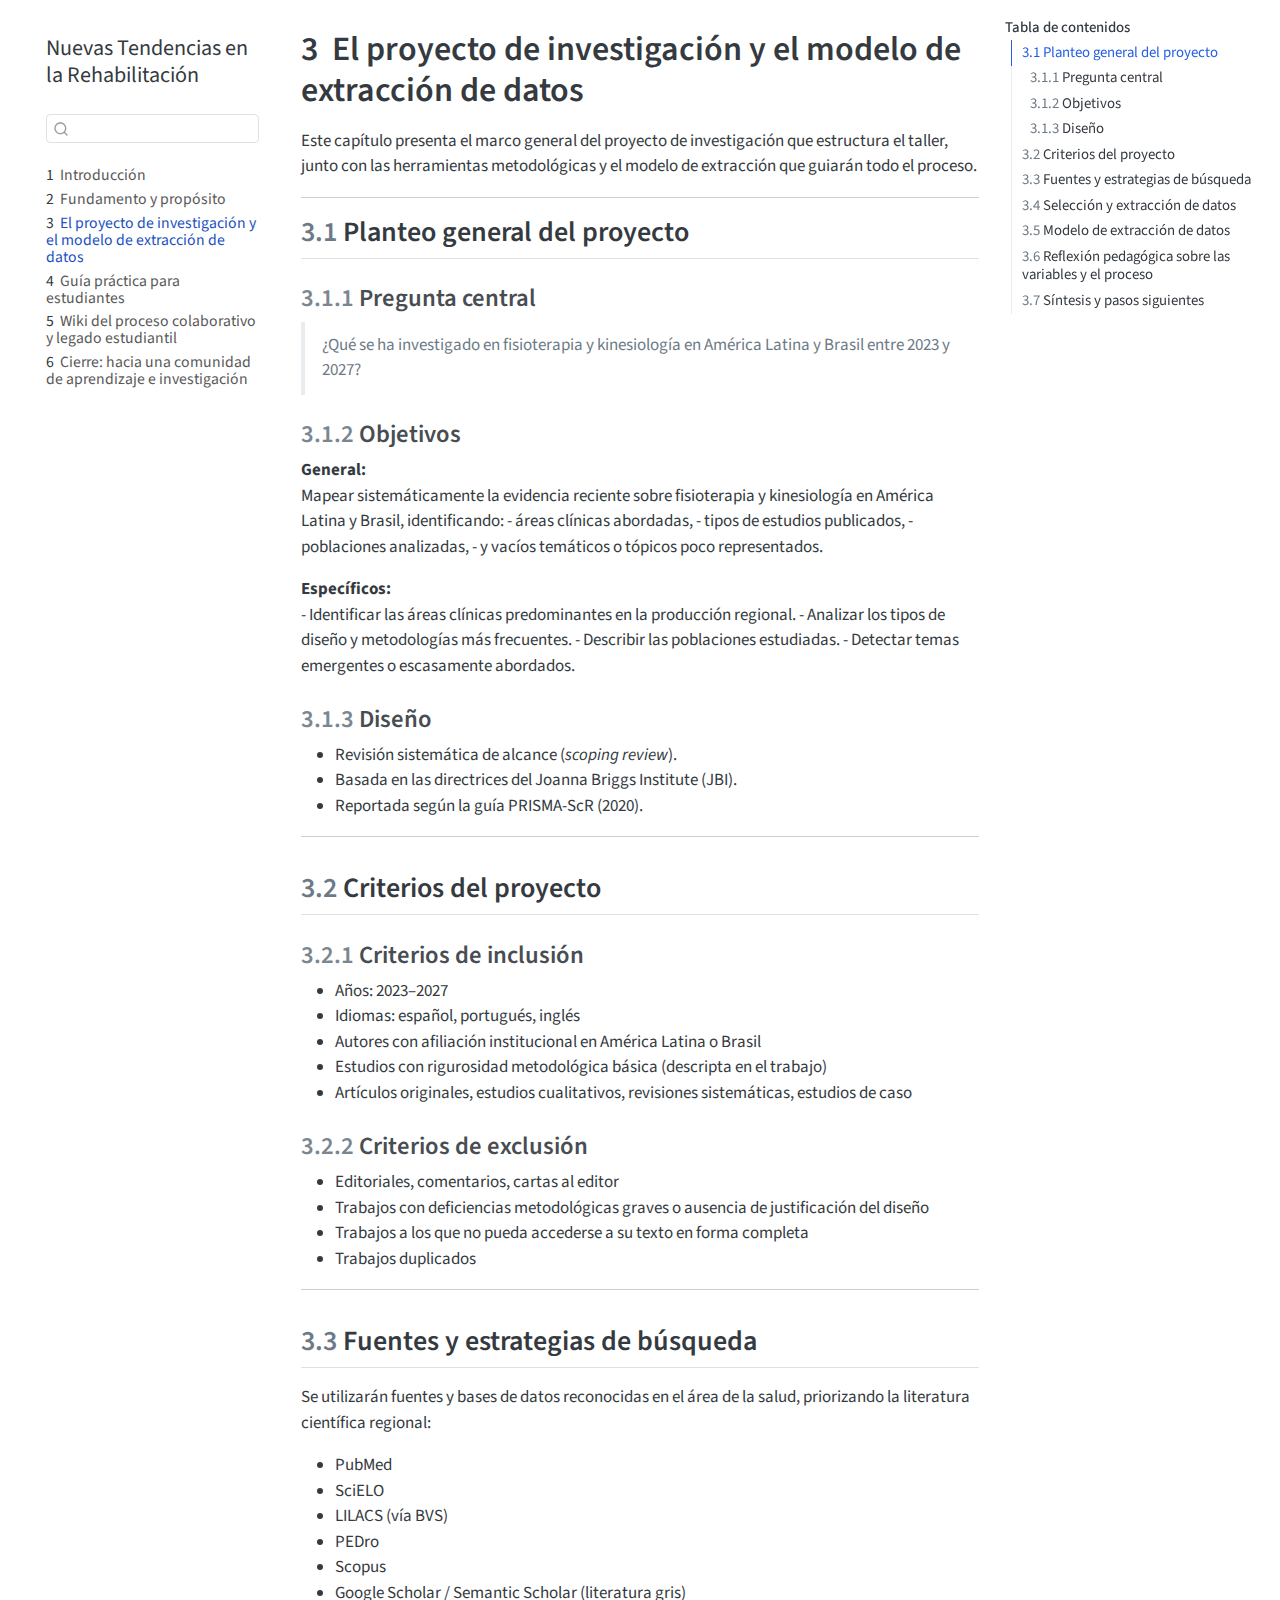
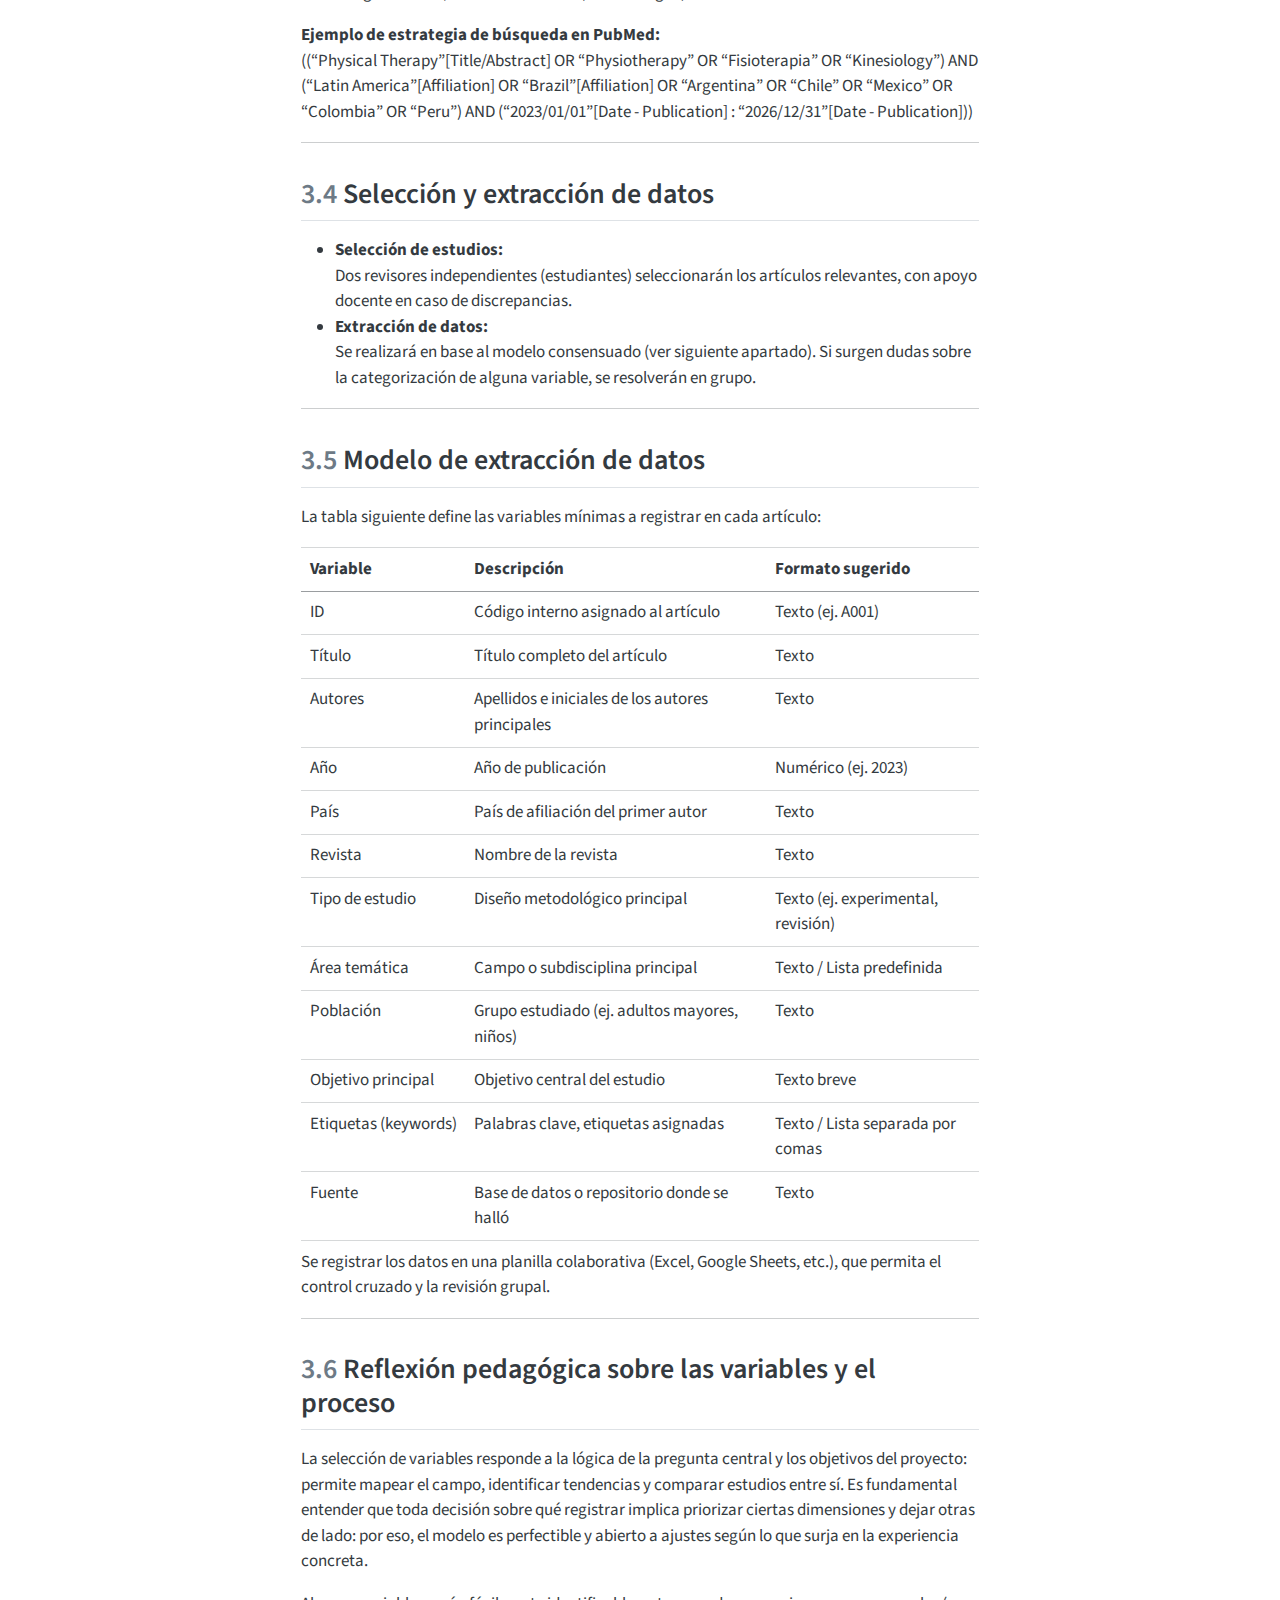
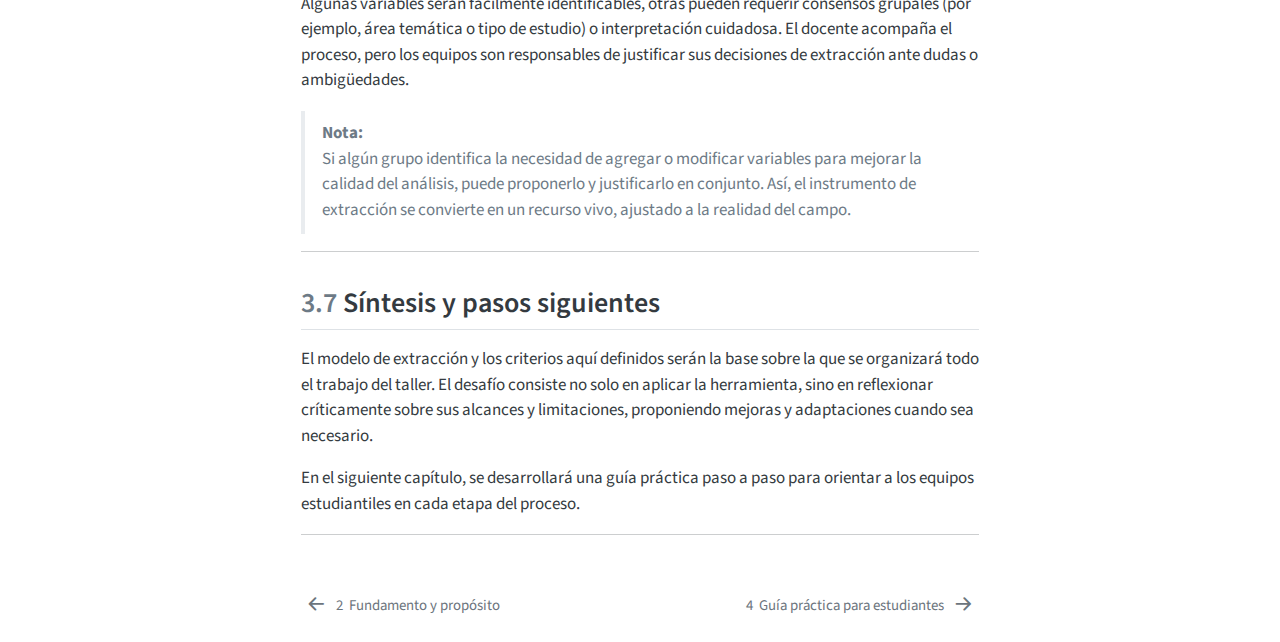
<file: docs/02-modelo-extraccion.html>
<!DOCTYPE html>
<html xmlns="http://www.w3.org/1999/xhtml" lang="es" xml:lang="es"><head>

<meta charset="utf-8">
<meta name="generator" content="quarto-1.6.43">

<meta name="viewport" content="width=device-width, initial-scale=1.0, user-scalable=yes">


<title>3&nbsp; El proyecto de investigación y el modelo de extracción de datos – Nuevas Tendencias en la Rehabilitación</title>
<style>
code{white-space: pre-wrap;}
span.smallcaps{font-variant: small-caps;}
div.columns{display: flex; gap: min(4vw, 1.5em);}
div.column{flex: auto; overflow-x: auto;}
div.hanging-indent{margin-left: 1.5em; text-indent: -1.5em;}
ul.task-list{list-style: none;}
ul.task-list li input[type="checkbox"] {
  width: 0.8em;
  margin: 0 0.8em 0.2em -1em; /* quarto-specific, see https://github.com/quarto-dev/quarto-cli/issues/4556 */ 
  vertical-align: middle;
}
</style>


<script src="site_libs/quarto-nav/quarto-nav.js"></script>
<script src="site_libs/quarto-nav/headroom.min.js"></script>
<script src="site_libs/clipboard/clipboard.min.js"></script>
<script src="site_libs/quarto-search/autocomplete.umd.js"></script>
<script src="site_libs/quarto-search/fuse.min.js"></script>
<script src="site_libs/quarto-search/quarto-search.js"></script>
<meta name="quarto:offset" content="./">
<link href="./03-guia-estudiantes.html" rel="next">
<link href="./01-propuesta.html" rel="prev">
<script src="site_libs/quarto-html/quarto.js"></script>
<script src="site_libs/quarto-html/popper.min.js"></script>
<script src="site_libs/quarto-html/tippy.umd.min.js"></script>
<script src="site_libs/quarto-html/anchor.min.js"></script>
<link href="site_libs/quarto-html/tippy.css" rel="stylesheet">
<link href="site_libs/quarto-html/quarto-syntax-highlighting-d4d76bf8491c20bad77d141916dc28e1.css" rel="stylesheet" id="quarto-text-highlighting-styles">
<script src="site_libs/bootstrap/bootstrap.min.js"></script>
<link href="site_libs/bootstrap/bootstrap-icons.css" rel="stylesheet">
<link href="site_libs/bootstrap/bootstrap-8da5b4427184b79ecddefad3d342027e.min.css" rel="stylesheet" append-hash="true" id="quarto-bootstrap" data-mode="light">
<script id="quarto-search-options" type="application/json">{
  "location": "sidebar",
  "copy-button": false,
  "collapse-after": 3,
  "panel-placement": "start",
  "type": "textbox",
  "limit": 50,
  "keyboard-shortcut": [
    "f",
    "/",
    "s"
  ],
  "show-item-context": false,
  "language": {
    "search-no-results-text": "Sin resultados",
    "search-matching-documents-text": "documentos encontrados",
    "search-copy-link-title": "Copiar el enlace en la búsqueda",
    "search-hide-matches-text": "Ocultar resultados adicionales",
    "search-more-match-text": "resultado adicional en este documento",
    "search-more-matches-text": "resultados adicionales en este documento",
    "search-clear-button-title": "Borrar",
    "search-text-placeholder": "",
    "search-detached-cancel-button-title": "Cancelar",
    "search-submit-button-title": "Enviar",
    "search-label": "Buscar"
  }
}</script>


<link rel="stylesheet" href="portada.css">
</head>

<body class="nav-sidebar floating">

<div id="quarto-search-results"></div>
  <header id="quarto-header" class="headroom fixed-top">
  <nav class="quarto-secondary-nav">
    <div class="container-fluid d-flex">
      <button type="button" class="quarto-btn-toggle btn" data-bs-toggle="collapse" role="button" data-bs-target=".quarto-sidebar-collapse-item" aria-controls="quarto-sidebar" aria-expanded="false" aria-label="Alternar barra lateral" onclick="if (window.quartoToggleHeadroom) { window.quartoToggleHeadroom(); }">
        <i class="bi bi-layout-text-sidebar-reverse"></i>
      </button>
        <nav class="quarto-page-breadcrumbs" aria-label="breadcrumb"><ol class="breadcrumb"><li class="breadcrumb-item"><a href="./02-modelo-extraccion.html"><span class="chapter-number">3</span>&nbsp; <span class="chapter-title">El proyecto de investigación y el modelo de extracción de datos</span></a></li></ol></nav>
        <a class="flex-grow-1" role="navigation" data-bs-toggle="collapse" data-bs-target=".quarto-sidebar-collapse-item" aria-controls="quarto-sidebar" aria-expanded="false" aria-label="Alternar barra lateral" onclick="if (window.quartoToggleHeadroom) { window.quartoToggleHeadroom(); }">      
        </a>
      <button type="button" class="btn quarto-search-button" aria-label="Buscar" onclick="window.quartoOpenSearch();">
        <i class="bi bi-search"></i>
      </button>
    </div>
  </nav>
</header>
<!-- content -->
<div id="quarto-content" class="quarto-container page-columns page-rows-contents page-layout-article">
<!-- sidebar -->
  <nav id="quarto-sidebar" class="sidebar collapse collapse-horizontal quarto-sidebar-collapse-item sidebar-navigation floating overflow-auto">
    <div class="pt-lg-2 mt-2 text-left sidebar-header">
    <div class="sidebar-title mb-0 py-0">
      <a href="./">Nuevas Tendencias en la Rehabilitación</a> 
    </div>
      </div>
        <div class="mt-2 flex-shrink-0 align-items-center">
        <div class="sidebar-search">
        <div id="quarto-search" class="" title="Buscar"></div>
        </div>
        </div>
    <div class="sidebar-menu-container"> 
    <ul class="list-unstyled mt-1">
        <li class="sidebar-item">
  <div class="sidebar-item-container"> 
  <a href="./index.html" class="sidebar-item-text sidebar-link">
 <span class="menu-text"><span class="chapter-number">1</span>&nbsp; <span class="chapter-title">Introducción</span></span></a>
  </div>
</li>
        <li class="sidebar-item">
  <div class="sidebar-item-container"> 
  <a href="./01-propuesta.html" class="sidebar-item-text sidebar-link">
 <span class="menu-text"><span class="chapter-number">2</span>&nbsp; <span class="chapter-title">Fundamento y propósito</span></span></a>
  </div>
</li>
        <li class="sidebar-item">
  <div class="sidebar-item-container"> 
  <a href="./02-modelo-extraccion.html" class="sidebar-item-text sidebar-link active">
 <span class="menu-text"><span class="chapter-number">3</span>&nbsp; <span class="chapter-title">El proyecto de investigación y el modelo de extracción de datos</span></span></a>
  </div>
</li>
        <li class="sidebar-item">
  <div class="sidebar-item-container"> 
  <a href="./03-guia-estudiantes.html" class="sidebar-item-text sidebar-link">
 <span class="menu-text"><span class="chapter-number">4</span>&nbsp; <span class="chapter-title">Guía práctica para estudiantes</span></span></a>
  </div>
</li>
        <li class="sidebar-item">
  <div class="sidebar-item-container"> 
  <a href="./04-wiki.html" class="sidebar-item-text sidebar-link">
 <span class="menu-text"><span class="chapter-number">5</span>&nbsp; <span class="chapter-title">Wiki del proceso colaborativo y legado estudiantil</span></span></a>
  </div>
</li>
        <li class="sidebar-item">
  <div class="sidebar-item-container"> 
  <a href="./05-cierre.html" class="sidebar-item-text sidebar-link">
 <span class="menu-text"><span class="chapter-number">6</span>&nbsp; <span class="chapter-title">Cierre: hacia una comunidad de aprendizaje e investigación</span></span></a>
  </div>
</li>
    </ul>
    </div>
</nav>
<div id="quarto-sidebar-glass" class="quarto-sidebar-collapse-item" data-bs-toggle="collapse" data-bs-target=".quarto-sidebar-collapse-item"></div>
<!-- margin-sidebar -->
    <div id="quarto-margin-sidebar" class="sidebar margin-sidebar">
        <nav id="TOC" role="doc-toc" class="toc-active">
    <h2 id="toc-title">Tabla de contenidos</h2>
   
  <ul>
  <li><a href="#planteo-general-del-proyecto" id="toc-planteo-general-del-proyecto" class="nav-link active" data-scroll-target="#planteo-general-del-proyecto"><span class="header-section-number">3.1</span> Planteo general del proyecto</a>
  <ul class="collapse">
  <li><a href="#pregunta-central" id="toc-pregunta-central" class="nav-link" data-scroll-target="#pregunta-central"><span class="header-section-number">3.1.1</span> Pregunta central</a></li>
  <li><a href="#objetivos" id="toc-objetivos" class="nav-link" data-scroll-target="#objetivos"><span class="header-section-number">3.1.2</span> Objetivos</a></li>
  <li><a href="#diseño" id="toc-diseño" class="nav-link" data-scroll-target="#diseño"><span class="header-section-number">3.1.3</span> Diseño</a></li>
  </ul></li>
  <li><a href="#criterios-del-proyecto" id="toc-criterios-del-proyecto" class="nav-link" data-scroll-target="#criterios-del-proyecto"><span class="header-section-number">3.2</span> Criterios del proyecto</a>
  <ul class="collapse">
  <li><a href="#criterios-de-inclusión" id="toc-criterios-de-inclusión" class="nav-link" data-scroll-target="#criterios-de-inclusión"><span class="header-section-number">3.2.1</span> Criterios de inclusión</a></li>
  <li><a href="#criterios-de-exclusión" id="toc-criterios-de-exclusión" class="nav-link" data-scroll-target="#criterios-de-exclusión"><span class="header-section-number">3.2.2</span> Criterios de exclusión</a></li>
  </ul></li>
  <li><a href="#fuentes-y-estrategias-de-búsqueda" id="toc-fuentes-y-estrategias-de-búsqueda" class="nav-link" data-scroll-target="#fuentes-y-estrategias-de-búsqueda"><span class="header-section-number">3.3</span> Fuentes y estrategias de búsqueda</a></li>
  <li><a href="#selección-y-extracción-de-datos" id="toc-selección-y-extracción-de-datos" class="nav-link" data-scroll-target="#selección-y-extracción-de-datos"><span class="header-section-number">3.4</span> Selección y extracción de datos</a></li>
  <li><a href="#modelo-de-extracción-de-datos" id="toc-modelo-de-extracción-de-datos" class="nav-link" data-scroll-target="#modelo-de-extracción-de-datos"><span class="header-section-number">3.5</span> Modelo de extracción de datos</a></li>
  <li><a href="#reflexión-pedagógica-sobre-las-variables-y-el-proceso" id="toc-reflexión-pedagógica-sobre-las-variables-y-el-proceso" class="nav-link" data-scroll-target="#reflexión-pedagógica-sobre-las-variables-y-el-proceso"><span class="header-section-number">3.6</span> Reflexión pedagógica sobre las variables y el proceso</a></li>
  <li><a href="#síntesis-y-pasos-siguientes" id="toc-síntesis-y-pasos-siguientes" class="nav-link" data-scroll-target="#síntesis-y-pasos-siguientes"><span class="header-section-number">3.7</span> Síntesis y pasos siguientes</a></li>
  </ul>
</nav>
    </div>
<!-- main -->
<main class="content" id="quarto-document-content">

<header id="title-block-header" class="quarto-title-block default">
<div class="quarto-title">
<h1 class="title"><span class="chapter-number">3</span>&nbsp; <span class="chapter-title">El proyecto de investigación y el modelo de extracción de datos</span></h1>
</div>



<div class="quarto-title-meta">

    
  
    
  </div>
  


</header>


<p>Este capítulo presenta el marco general del proyecto de investigación que estructura el taller, junto con las herramientas metodológicas y el modelo de extracción que guiarán todo el proceso.</p>
<hr>
<section id="planteo-general-del-proyecto" class="level2" data-number="3.1">
<h2 data-number="3.1" class="anchored" data-anchor-id="planteo-general-del-proyecto"><span class="header-section-number">3.1</span> Planteo general del proyecto</h2>
<section id="pregunta-central" class="level3" data-number="3.1.1">
<h3 data-number="3.1.1" class="anchored" data-anchor-id="pregunta-central"><span class="header-section-number">3.1.1</span> Pregunta central</h3>
<blockquote class="blockquote">
<p>¿Qué se ha investigado en fisioterapia y kinesiología en América Latina y Brasil entre 2023 y 2027?</p>
</blockquote>
</section>
<section id="objetivos" class="level3" data-number="3.1.2">
<h3 data-number="3.1.2" class="anchored" data-anchor-id="objetivos"><span class="header-section-number">3.1.2</span> Objetivos</h3>
<p><strong>General:</strong><br>
Mapear sistemáticamente la evidencia reciente sobre fisioterapia y kinesiología en América Latina y Brasil, identificando: - áreas clínicas abordadas, - tipos de estudios publicados, - poblaciones analizadas, - y vacíos temáticos o tópicos poco representados.</p>
<p><strong>Específicos:</strong><br>
- Identificar las áreas clínicas predominantes en la producción regional. - Analizar los tipos de diseño y metodologías más frecuentes. - Describir las poblaciones estudiadas. - Detectar temas emergentes o escasamente abordados.</p>
</section>
<section id="diseño" class="level3" data-number="3.1.3">
<h3 data-number="3.1.3" class="anchored" data-anchor-id="diseño"><span class="header-section-number">3.1.3</span> Diseño</h3>
<ul>
<li>Revisión sistemática de alcance (<em>scoping review</em>).</li>
<li>Basada en las directrices del Joanna Briggs Institute (JBI).</li>
<li>Reportada según la guía PRISMA-ScR (2020).</li>
</ul>
<hr>
</section>
</section>
<section id="criterios-del-proyecto" class="level2" data-number="3.2">
<h2 data-number="3.2" class="anchored" data-anchor-id="criterios-del-proyecto"><span class="header-section-number">3.2</span> Criterios del proyecto</h2>
<section id="criterios-de-inclusión" class="level3" data-number="3.2.1">
<h3 data-number="3.2.1" class="anchored" data-anchor-id="criterios-de-inclusión"><span class="header-section-number">3.2.1</span> Criterios de inclusión</h3>
<ul>
<li>Años: 2023–2027</li>
<li>Idiomas: español, portugués, inglés</li>
<li>Autores con afiliación institucional en América Latina o Brasil</li>
<li>Estudios con rigurosidad metodológica básica (descripta en el trabajo)</li>
<li>Artículos originales, estudios cualitativos, revisiones sistemáticas, estudios de caso</li>
</ul>
</section>
<section id="criterios-de-exclusión" class="level3" data-number="3.2.2">
<h3 data-number="3.2.2" class="anchored" data-anchor-id="criterios-de-exclusión"><span class="header-section-number">3.2.2</span> Criterios de exclusión</h3>
<ul>
<li>Editoriales, comentarios, cartas al editor</li>
<li>Trabajos con deficiencias metodológicas graves o ausencia de justificación del diseño</li>
<li>Trabajos a los que no pueda accederse a su texto en forma completa</li>
<li>Trabajos duplicados</li>
</ul>
<hr>
</section>
</section>
<section id="fuentes-y-estrategias-de-búsqueda" class="level2" data-number="3.3">
<h2 data-number="3.3" class="anchored" data-anchor-id="fuentes-y-estrategias-de-búsqueda"><span class="header-section-number">3.3</span> Fuentes y estrategias de búsqueda</h2>
<p>Se utilizarán fuentes y bases de datos reconocidas en el área de la salud, priorizando la literatura científica regional:</p>
<ul>
<li>PubMed</li>
<li>SciELO</li>
<li>LILACS (vía BVS)</li>
<li>PEDro</li>
<li>Scopus</li>
<li>Google Scholar / Semantic Scholar (literatura gris)</li>
</ul>
<p><strong>Ejemplo de estrategia de búsqueda en PubMed:</strong><br>
((“Physical Therapy”[Title/Abstract] OR “Physiotherapy” OR “Fisioterapia” OR “Kinesiology”) AND (“Latin America”[Affiliation] OR “Brazil”[Affiliation] OR “Argentina” OR “Chile” OR “Mexico” OR “Colombia” OR “Peru”) AND (“2023/01/01”[Date - Publication] : “2026/12/31”[Date - Publication]))</p>
<hr>
</section>
<section id="selección-y-extracción-de-datos" class="level2" data-number="3.4">
<h2 data-number="3.4" class="anchored" data-anchor-id="selección-y-extracción-de-datos"><span class="header-section-number">3.4</span> Selección y extracción de datos</h2>
<ul>
<li><strong>Selección de estudios:</strong><br>
Dos revisores independientes (estudiantes) seleccionarán los artículos relevantes, con apoyo docente en caso de discrepancias.</li>
<li><strong>Extracción de datos:</strong><br>
Se realizará en base al modelo consensuado (ver siguiente apartado). Si surgen dudas sobre la categorización de alguna variable, se resolverán en grupo.</li>
</ul>
<hr>
</section>
<section id="modelo-de-extracción-de-datos" class="level2" data-number="3.5">
<h2 data-number="3.5" class="anchored" data-anchor-id="modelo-de-extracción-de-datos"><span class="header-section-number">3.5</span> Modelo de extracción de datos</h2>
<p>La tabla siguiente define las variables mínimas a registrar en cada artículo:</p>
<table class="caption-top table">
<colgroup>
<col style="width: 24%">
<col style="width: 44%">
<col style="width: 31%">
</colgroup>
<thead>
<tr class="header">
<th>Variable</th>
<th>Descripción</th>
<th>Formato sugerido</th>
</tr>
</thead>
<tbody>
<tr class="odd">
<td>ID</td>
<td>Código interno asignado al artículo</td>
<td>Texto (ej. A001)</td>
</tr>
<tr class="even">
<td>Título</td>
<td>Título completo del artículo</td>
<td>Texto</td>
</tr>
<tr class="odd">
<td>Autores</td>
<td>Apellidos e iniciales de los autores principales</td>
<td>Texto</td>
</tr>
<tr class="even">
<td>Año</td>
<td>Año de publicación</td>
<td>Numérico (ej. 2023)</td>
</tr>
<tr class="odd">
<td>País</td>
<td>País de afiliación del primer autor</td>
<td>Texto</td>
</tr>
<tr class="even">
<td>Revista</td>
<td>Nombre de la revista</td>
<td>Texto</td>
</tr>
<tr class="odd">
<td>Tipo de estudio</td>
<td>Diseño metodológico principal</td>
<td>Texto (ej. experimental, revisión)</td>
</tr>
<tr class="even">
<td>Área temática</td>
<td>Campo o subdisciplina principal</td>
<td>Texto / Lista predefinida</td>
</tr>
<tr class="odd">
<td>Población</td>
<td>Grupo estudiado (ej. adultos mayores, niños)</td>
<td>Texto</td>
</tr>
<tr class="even">
<td>Objetivo principal</td>
<td>Objetivo central del estudio</td>
<td>Texto breve</td>
</tr>
<tr class="odd">
<td>Etiquetas (keywords)</td>
<td>Palabras clave, etiquetas asignadas</td>
<td>Texto / Lista separada por comas</td>
</tr>
<tr class="even">
<td>Fuente</td>
<td>Base de datos o repositorio donde se halló</td>
<td>Texto</td>
</tr>
</tbody>
</table>
<p>Se registrar los datos en una planilla colaborativa (Excel, Google Sheets, etc.), que permita el control cruzado y la revisión grupal.</p>
<hr>
</section>
<section id="reflexión-pedagógica-sobre-las-variables-y-el-proceso" class="level2" data-number="3.6">
<h2 data-number="3.6" class="anchored" data-anchor-id="reflexión-pedagógica-sobre-las-variables-y-el-proceso"><span class="header-section-number">3.6</span> Reflexión pedagógica sobre las variables y el proceso</h2>
<p>La selección de variables responde a la lógica de la pregunta central y los objetivos del proyecto: permite mapear el campo, identificar tendencias y comparar estudios entre sí. Es fundamental entender que toda decisión sobre qué registrar implica priorizar ciertas dimensiones y dejar otras de lado: por eso, el modelo es perfectible y abierto a ajustes según lo que surja en la experiencia concreta.</p>
<p>Algunas variables serán fácilmente identificables, otras pueden requerir consensos grupales (por ejemplo, área temática o tipo de estudio) o interpretación cuidadosa. El docente acompaña el proceso, pero los equipos son responsables de justificar sus decisiones de extracción ante dudas o ambigüedades.</p>
<blockquote class="blockquote">
<p><strong>Nota:</strong><br>
Si algún grupo identifica la necesidad de agregar o modificar variables para mejorar la calidad del análisis, puede proponerlo y justificarlo en conjunto. Así, el instrumento de extracción se convierte en un recurso vivo, ajustado a la realidad del campo.</p>
</blockquote>
<hr>
</section>
<section id="síntesis-y-pasos-siguientes" class="level2" data-number="3.7">
<h2 data-number="3.7" class="anchored" data-anchor-id="síntesis-y-pasos-siguientes"><span class="header-section-number">3.7</span> Síntesis y pasos siguientes</h2>
<p>El modelo de extracción y los criterios aquí definidos serán la base sobre la que se organizará todo el trabajo del taller. El desafío consiste no solo en aplicar la herramienta, sino en reflexionar críticamente sobre sus alcances y limitaciones, proponiendo mejoras y adaptaciones cuando sea necesario.</p>
<p>En el siguiente capítulo, se desarrollará una guía práctica paso a paso para orientar a los equipos estudiantiles en cada etapa del proceso.</p>
<hr>


</section>

</main> <!-- /main -->
<script id="quarto-html-after-body" type="application/javascript">
window.document.addEventListener("DOMContentLoaded", function (event) {
  const toggleBodyColorMode = (bsSheetEl) => {
    const mode = bsSheetEl.getAttribute("data-mode");
    const bodyEl = window.document.querySelector("body");
    if (mode === "dark") {
      bodyEl.classList.add("quarto-dark");
      bodyEl.classList.remove("quarto-light");
    } else {
      bodyEl.classList.add("quarto-light");
      bodyEl.classList.remove("quarto-dark");
    }
  }
  const toggleBodyColorPrimary = () => {
    const bsSheetEl = window.document.querySelector("link#quarto-bootstrap");
    if (bsSheetEl) {
      toggleBodyColorMode(bsSheetEl);
    }
  }
  toggleBodyColorPrimary();  
  const icon = "";
  const anchorJS = new window.AnchorJS();
  anchorJS.options = {
    placement: 'right',
    icon: icon
  };
  anchorJS.add('.anchored');
  const isCodeAnnotation = (el) => {
    for (const clz of el.classList) {
      if (clz.startsWith('code-annotation-')) {                     
        return true;
      }
    }
    return false;
  }
  const onCopySuccess = function(e) {
    // button target
    const button = e.trigger;
    // don't keep focus
    button.blur();
    // flash "checked"
    button.classList.add('code-copy-button-checked');
    var currentTitle = button.getAttribute("title");
    button.setAttribute("title", "Copiado");
    let tooltip;
    if (window.bootstrap) {
      button.setAttribute("data-bs-toggle", "tooltip");
      button.setAttribute("data-bs-placement", "left");
      button.setAttribute("data-bs-title", "Copiado");
      tooltip = new bootstrap.Tooltip(button, 
        { trigger: "manual", 
          customClass: "code-copy-button-tooltip",
          offset: [0, -8]});
      tooltip.show();    
    }
    setTimeout(function() {
      if (tooltip) {
        tooltip.hide();
        button.removeAttribute("data-bs-title");
        button.removeAttribute("data-bs-toggle");
        button.removeAttribute("data-bs-placement");
      }
      button.setAttribute("title", currentTitle);
      button.classList.remove('code-copy-button-checked');
    }, 1000);
    // clear code selection
    e.clearSelection();
  }
  const getTextToCopy = function(trigger) {
      const codeEl = trigger.previousElementSibling.cloneNode(true);
      for (const childEl of codeEl.children) {
        if (isCodeAnnotation(childEl)) {
          childEl.remove();
        }
      }
      return codeEl.innerText;
  }
  const clipboard = new window.ClipboardJS('.code-copy-button:not([data-in-quarto-modal])', {
    text: getTextToCopy
  });
  clipboard.on('success', onCopySuccess);
  if (window.document.getElementById('quarto-embedded-source-code-modal')) {
    const clipboardModal = new window.ClipboardJS('.code-copy-button[data-in-quarto-modal]', {
      text: getTextToCopy,
      container: window.document.getElementById('quarto-embedded-source-code-modal')
    });
    clipboardModal.on('success', onCopySuccess);
  }
    var localhostRegex = new RegExp(/^(?:http|https):\/\/localhost\:?[0-9]*\//);
    var mailtoRegex = new RegExp(/^mailto:/);
      var filterRegex = new RegExp('/' + window.location.host + '/');
    var isInternal = (href) => {
        return filterRegex.test(href) || localhostRegex.test(href) || mailtoRegex.test(href);
    }
    // Inspect non-navigation links and adorn them if external
 	var links = window.document.querySelectorAll('a[href]:not(.nav-link):not(.navbar-brand):not(.toc-action):not(.sidebar-link):not(.sidebar-item-toggle):not(.pagination-link):not(.no-external):not([aria-hidden]):not(.dropdown-item):not(.quarto-navigation-tool):not(.about-link)');
    for (var i=0; i<links.length; i++) {
      const link = links[i];
      if (!isInternal(link.href)) {
        // undo the damage that might have been done by quarto-nav.js in the case of
        // links that we want to consider external
        if (link.dataset.originalHref !== undefined) {
          link.href = link.dataset.originalHref;
        }
      }
    }
  function tippyHover(el, contentFn, onTriggerFn, onUntriggerFn) {
    const config = {
      allowHTML: true,
      maxWidth: 500,
      delay: 100,
      arrow: false,
      appendTo: function(el) {
          return el.parentElement;
      },
      interactive: true,
      interactiveBorder: 10,
      theme: 'quarto',
      placement: 'bottom-start',
    };
    if (contentFn) {
      config.content = contentFn;
    }
    if (onTriggerFn) {
      config.onTrigger = onTriggerFn;
    }
    if (onUntriggerFn) {
      config.onUntrigger = onUntriggerFn;
    }
    window.tippy(el, config); 
  }
  const noterefs = window.document.querySelectorAll('a[role="doc-noteref"]');
  for (var i=0; i<noterefs.length; i++) {
    const ref = noterefs[i];
    tippyHover(ref, function() {
      // use id or data attribute instead here
      let href = ref.getAttribute('data-footnote-href') || ref.getAttribute('href');
      try { href = new URL(href).hash; } catch {}
      const id = href.replace(/^#\/?/, "");
      const note = window.document.getElementById(id);
      if (note) {
        return note.innerHTML;
      } else {
        return "";
      }
    });
  }
  const xrefs = window.document.querySelectorAll('a.quarto-xref');
  const processXRef = (id, note) => {
    // Strip column container classes
    const stripColumnClz = (el) => {
      el.classList.remove("page-full", "page-columns");
      if (el.children) {
        for (const child of el.children) {
          stripColumnClz(child);
        }
      }
    }
    stripColumnClz(note)
    if (id === null || id.startsWith('sec-')) {
      // Special case sections, only their first couple elements
      const container = document.createElement("div");
      if (note.children && note.children.length > 2) {
        container.appendChild(note.children[0].cloneNode(true));
        for (let i = 1; i < note.children.length; i++) {
          const child = note.children[i];
          if (child.tagName === "P" && child.innerText === "") {
            continue;
          } else {
            container.appendChild(child.cloneNode(true));
            break;
          }
        }
        if (window.Quarto?.typesetMath) {
          window.Quarto.typesetMath(container);
        }
        return container.innerHTML
      } else {
        if (window.Quarto?.typesetMath) {
          window.Quarto.typesetMath(note);
        }
        return note.innerHTML;
      }
    } else {
      // Remove any anchor links if they are present
      const anchorLink = note.querySelector('a.anchorjs-link');
      if (anchorLink) {
        anchorLink.remove();
      }
      if (window.Quarto?.typesetMath) {
        window.Quarto.typesetMath(note);
      }
      if (note.classList.contains("callout")) {
        return note.outerHTML;
      } else {
        return note.innerHTML;
      }
    }
  }
  for (var i=0; i<xrefs.length; i++) {
    const xref = xrefs[i];
    tippyHover(xref, undefined, function(instance) {
      instance.disable();
      let url = xref.getAttribute('href');
      let hash = undefined; 
      if (url.startsWith('#')) {
        hash = url;
      } else {
        try { hash = new URL(url).hash; } catch {}
      }
      if (hash) {
        const id = hash.replace(/^#\/?/, "");
        const note = window.document.getElementById(id);
        if (note !== null) {
          try {
            const html = processXRef(id, note.cloneNode(true));
            instance.setContent(html);
          } finally {
            instance.enable();
            instance.show();
          }
        } else {
          // See if we can fetch this
          fetch(url.split('#')[0])
          .then(res => res.text())
          .then(html => {
            const parser = new DOMParser();
            const htmlDoc = parser.parseFromString(html, "text/html");
            const note = htmlDoc.getElementById(id);
            if (note !== null) {
              const html = processXRef(id, note);
              instance.setContent(html);
            } 
          }).finally(() => {
            instance.enable();
            instance.show();
          });
        }
      } else {
        // See if we can fetch a full url (with no hash to target)
        // This is a special case and we should probably do some content thinning / targeting
        fetch(url)
        .then(res => res.text())
        .then(html => {
          const parser = new DOMParser();
          const htmlDoc = parser.parseFromString(html, "text/html");
          const note = htmlDoc.querySelector('main.content');
          if (note !== null) {
            // This should only happen for chapter cross references
            // (since there is no id in the URL)
            // remove the first header
            if (note.children.length > 0 && note.children[0].tagName === "HEADER") {
              note.children[0].remove();
            }
            const html = processXRef(null, note);
            instance.setContent(html);
          } 
        }).finally(() => {
          instance.enable();
          instance.show();
        });
      }
    }, function(instance) {
    });
  }
      let selectedAnnoteEl;
      const selectorForAnnotation = ( cell, annotation) => {
        let cellAttr = 'data-code-cell="' + cell + '"';
        let lineAttr = 'data-code-annotation="' +  annotation + '"';
        const selector = 'span[' + cellAttr + '][' + lineAttr + ']';
        return selector;
      }
      const selectCodeLines = (annoteEl) => {
        const doc = window.document;
        const targetCell = annoteEl.getAttribute("data-target-cell");
        const targetAnnotation = annoteEl.getAttribute("data-target-annotation");
        const annoteSpan = window.document.querySelector(selectorForAnnotation(targetCell, targetAnnotation));
        const lines = annoteSpan.getAttribute("data-code-lines").split(",");
        const lineIds = lines.map((line) => {
          return targetCell + "-" + line;
        })
        let top = null;
        let height = null;
        let parent = null;
        if (lineIds.length > 0) {
            //compute the position of the single el (top and bottom and make a div)
            const el = window.document.getElementById(lineIds[0]);
            top = el.offsetTop;
            height = el.offsetHeight;
            parent = el.parentElement.parentElement;
          if (lineIds.length > 1) {
            const lastEl = window.document.getElementById(lineIds[lineIds.length - 1]);
            const bottom = lastEl.offsetTop + lastEl.offsetHeight;
            height = bottom - top;
          }
          if (top !== null && height !== null && parent !== null) {
            // cook up a div (if necessary) and position it 
            let div = window.document.getElementById("code-annotation-line-highlight");
            if (div === null) {
              div = window.document.createElement("div");
              div.setAttribute("id", "code-annotation-line-highlight");
              div.style.position = 'absolute';
              parent.appendChild(div);
            }
            div.style.top = top - 2 + "px";
            div.style.height = height + 4 + "px";
            div.style.left = 0;
            let gutterDiv = window.document.getElementById("code-annotation-line-highlight-gutter");
            if (gutterDiv === null) {
              gutterDiv = window.document.createElement("div");
              gutterDiv.setAttribute("id", "code-annotation-line-highlight-gutter");
              gutterDiv.style.position = 'absolute';
              const codeCell = window.document.getElementById(targetCell);
              const gutter = codeCell.querySelector('.code-annotation-gutter');
              gutter.appendChild(gutterDiv);
            }
            gutterDiv.style.top = top - 2 + "px";
            gutterDiv.style.height = height + 4 + "px";
          }
          selectedAnnoteEl = annoteEl;
        }
      };
      const unselectCodeLines = () => {
        const elementsIds = ["code-annotation-line-highlight", "code-annotation-line-highlight-gutter"];
        elementsIds.forEach((elId) => {
          const div = window.document.getElementById(elId);
          if (div) {
            div.remove();
          }
        });
        selectedAnnoteEl = undefined;
      };
        // Handle positioning of the toggle
    window.addEventListener(
      "resize",
      throttle(() => {
        elRect = undefined;
        if (selectedAnnoteEl) {
          selectCodeLines(selectedAnnoteEl);
        }
      }, 10)
    );
    function throttle(fn, ms) {
    let throttle = false;
    let timer;
      return (...args) => {
        if(!throttle) { // first call gets through
            fn.apply(this, args);
            throttle = true;
        } else { // all the others get throttled
            if(timer) clearTimeout(timer); // cancel #2
            timer = setTimeout(() => {
              fn.apply(this, args);
              timer = throttle = false;
            }, ms);
        }
      };
    }
      // Attach click handler to the DT
      const annoteDls = window.document.querySelectorAll('dt[data-target-cell]');
      for (const annoteDlNode of annoteDls) {
        annoteDlNode.addEventListener('click', (event) => {
          const clickedEl = event.target;
          if (clickedEl !== selectedAnnoteEl) {
            unselectCodeLines();
            const activeEl = window.document.querySelector('dt[data-target-cell].code-annotation-active');
            if (activeEl) {
              activeEl.classList.remove('code-annotation-active');
            }
            selectCodeLines(clickedEl);
            clickedEl.classList.add('code-annotation-active');
          } else {
            // Unselect the line
            unselectCodeLines();
            clickedEl.classList.remove('code-annotation-active');
          }
        });
      }
  const findCites = (el) => {
    const parentEl = el.parentElement;
    if (parentEl) {
      const cites = parentEl.dataset.cites;
      if (cites) {
        return {
          el,
          cites: cites.split(' ')
        };
      } else {
        return findCites(el.parentElement)
      }
    } else {
      return undefined;
    }
  };
  var bibliorefs = window.document.querySelectorAll('a[role="doc-biblioref"]');
  for (var i=0; i<bibliorefs.length; i++) {
    const ref = bibliorefs[i];
    const citeInfo = findCites(ref);
    if (citeInfo) {
      tippyHover(citeInfo.el, function() {
        var popup = window.document.createElement('div');
        citeInfo.cites.forEach(function(cite) {
          var citeDiv = window.document.createElement('div');
          citeDiv.classList.add('hanging-indent');
          citeDiv.classList.add('csl-entry');
          var biblioDiv = window.document.getElementById('ref-' + cite);
          if (biblioDiv) {
            citeDiv.innerHTML = biblioDiv.innerHTML;
          }
          popup.appendChild(citeDiv);
        });
        return popup.innerHTML;
      });
    }
  }
});
</script>
<nav class="page-navigation">
  <div class="nav-page nav-page-previous">
      <a href="./01-propuesta.html" class="pagination-link" aria-label="Fundamento y propósito">
        <i class="bi bi-arrow-left-short"></i> <span class="nav-page-text"><span class="chapter-number">2</span>&nbsp; <span class="chapter-title">Fundamento y propósito</span></span>
      </a>          
  </div>
  <div class="nav-page nav-page-next">
      <a href="./03-guia-estudiantes.html" class="pagination-link" aria-label="Guía práctica para estudiantes">
        <span class="nav-page-text"><span class="chapter-number">4</span>&nbsp; <span class="chapter-title">Guía práctica para estudiantes</span></span> <i class="bi bi-arrow-right-short"></i>
      </a>
  </div>
</nav>
</div> <!-- /content -->




</body></html>
</file>
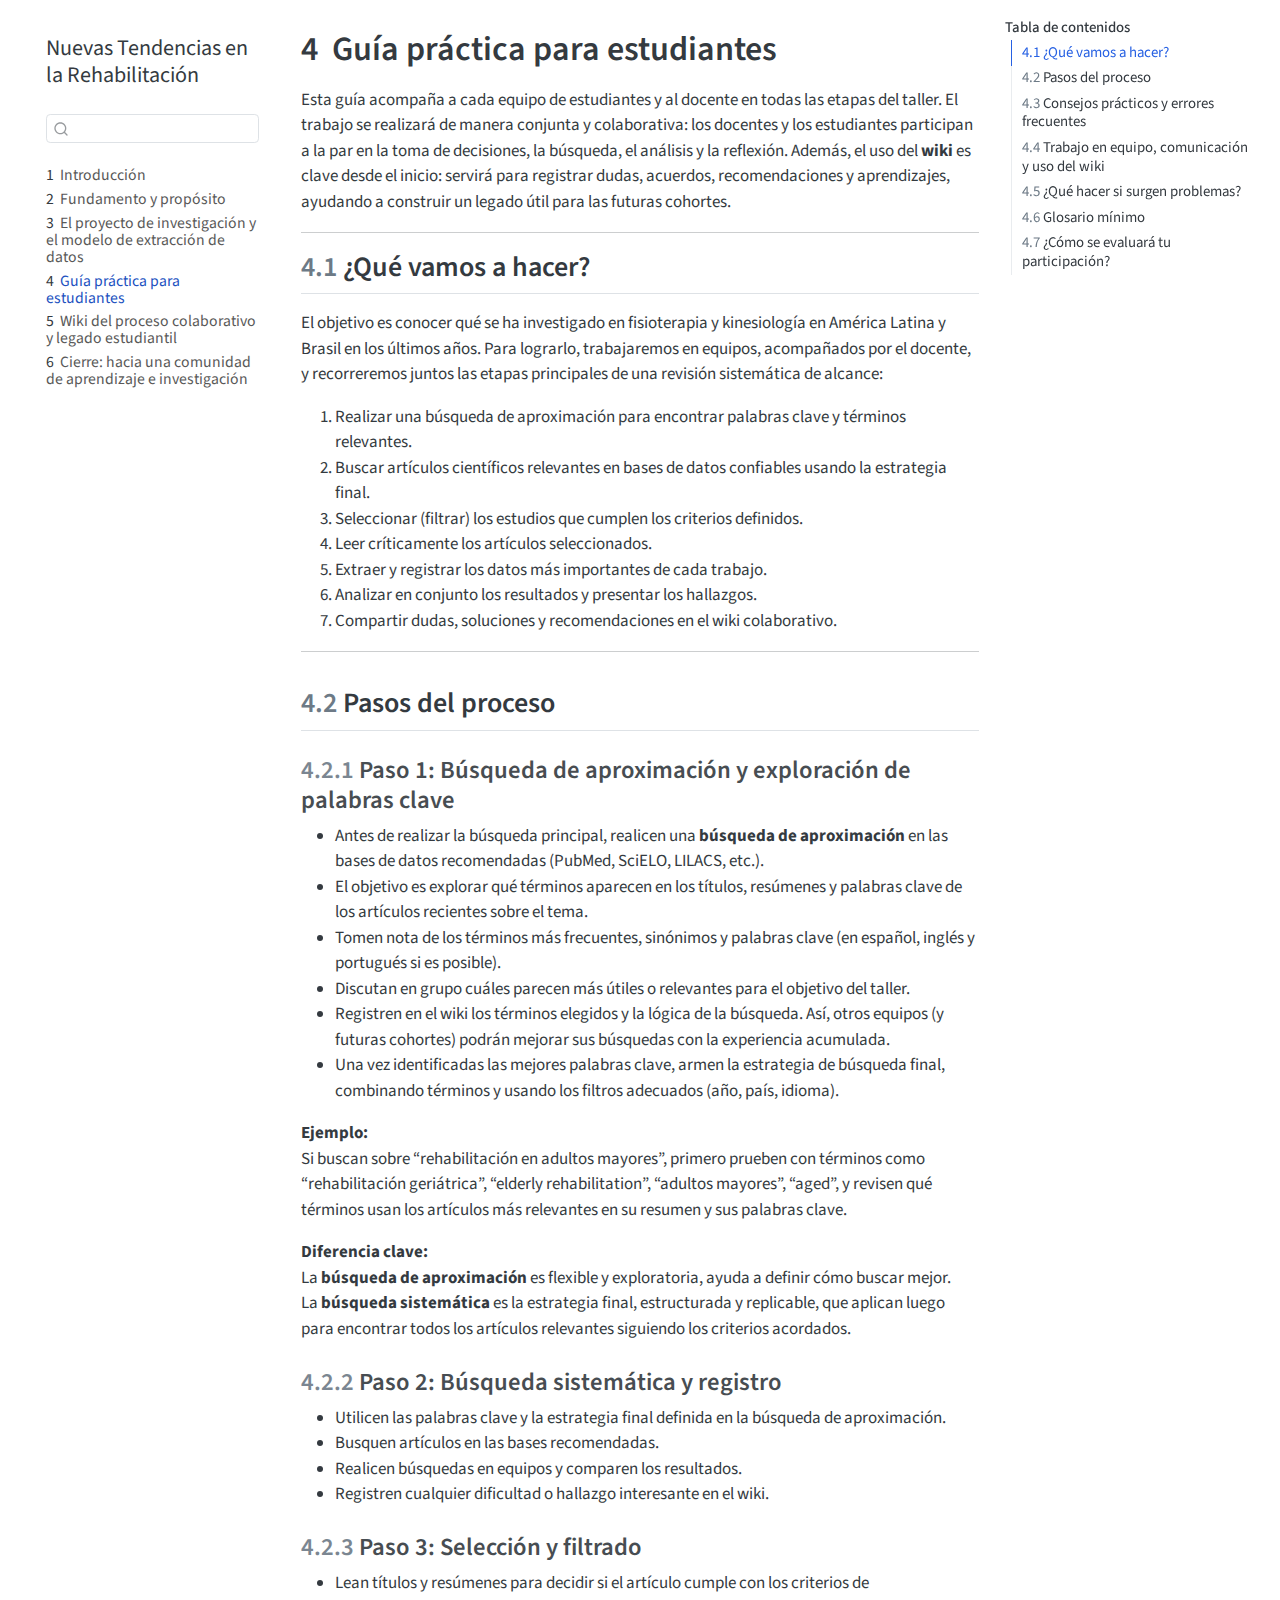
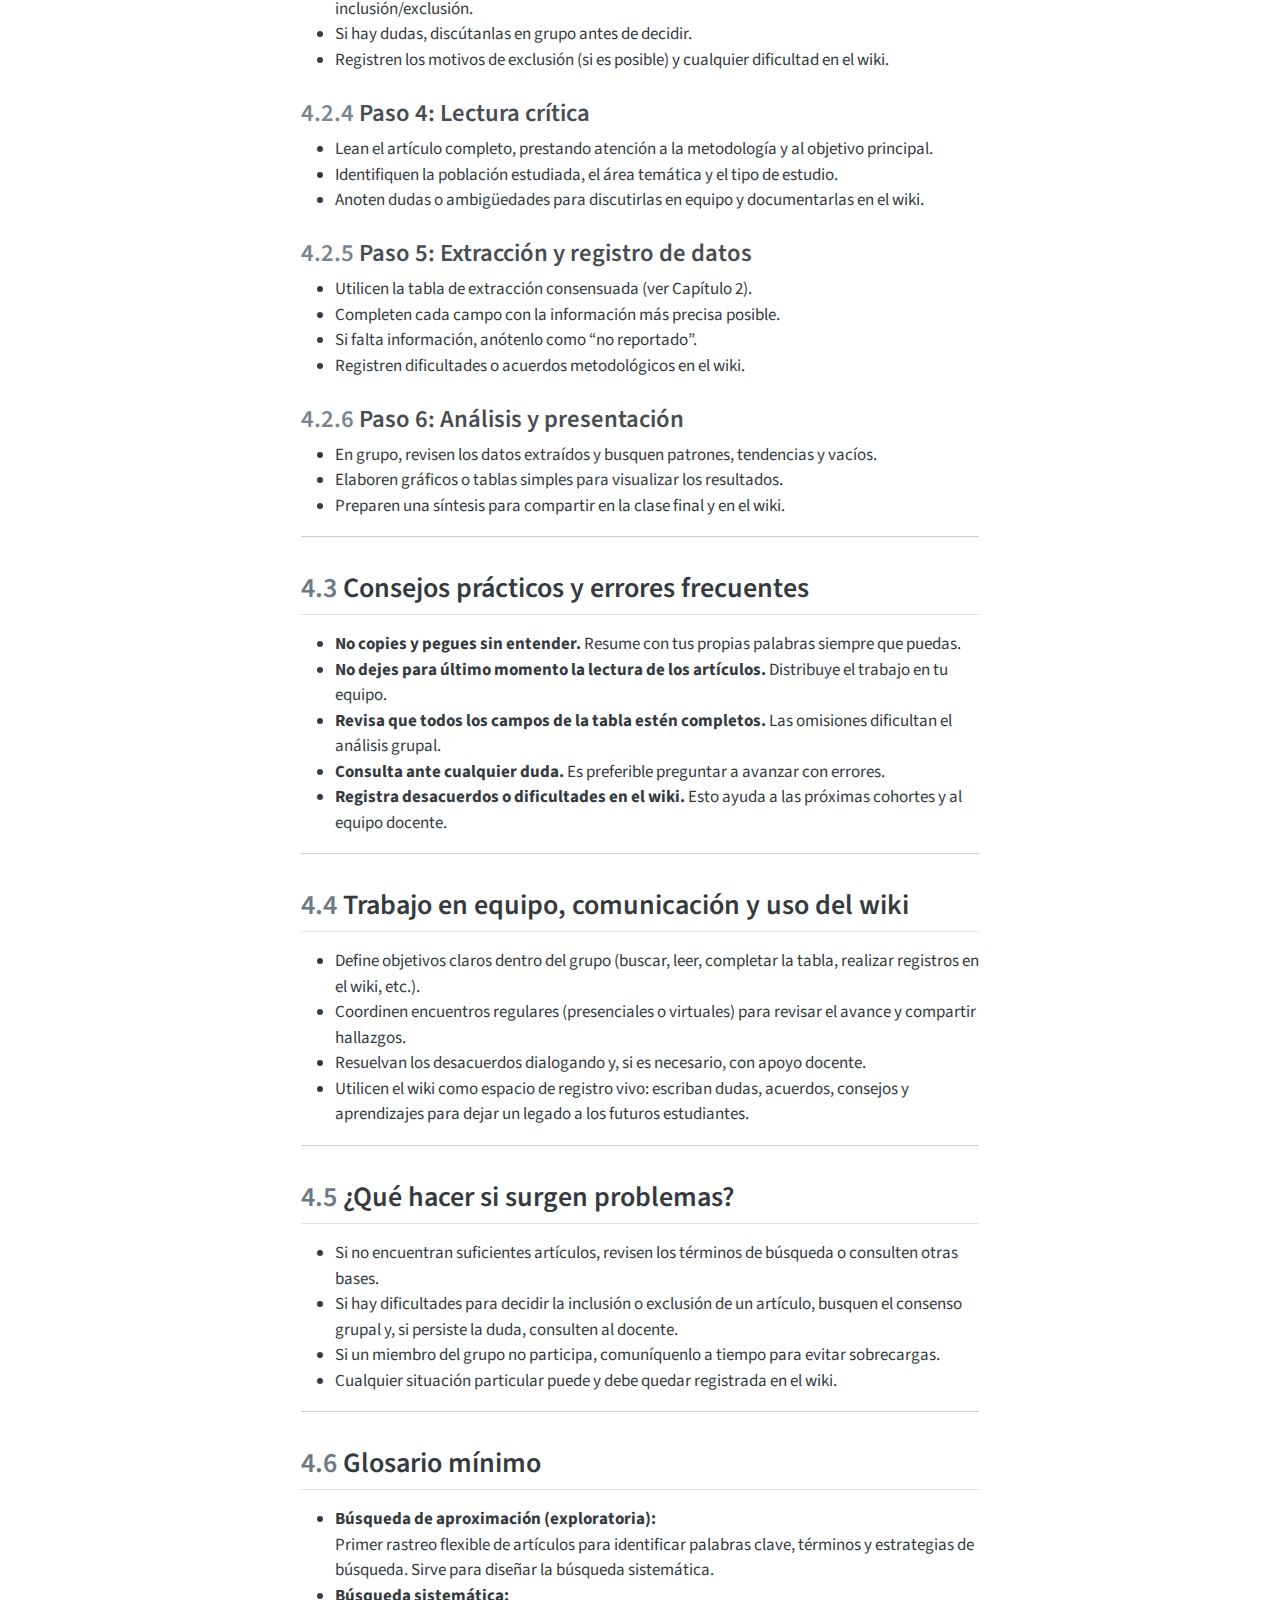
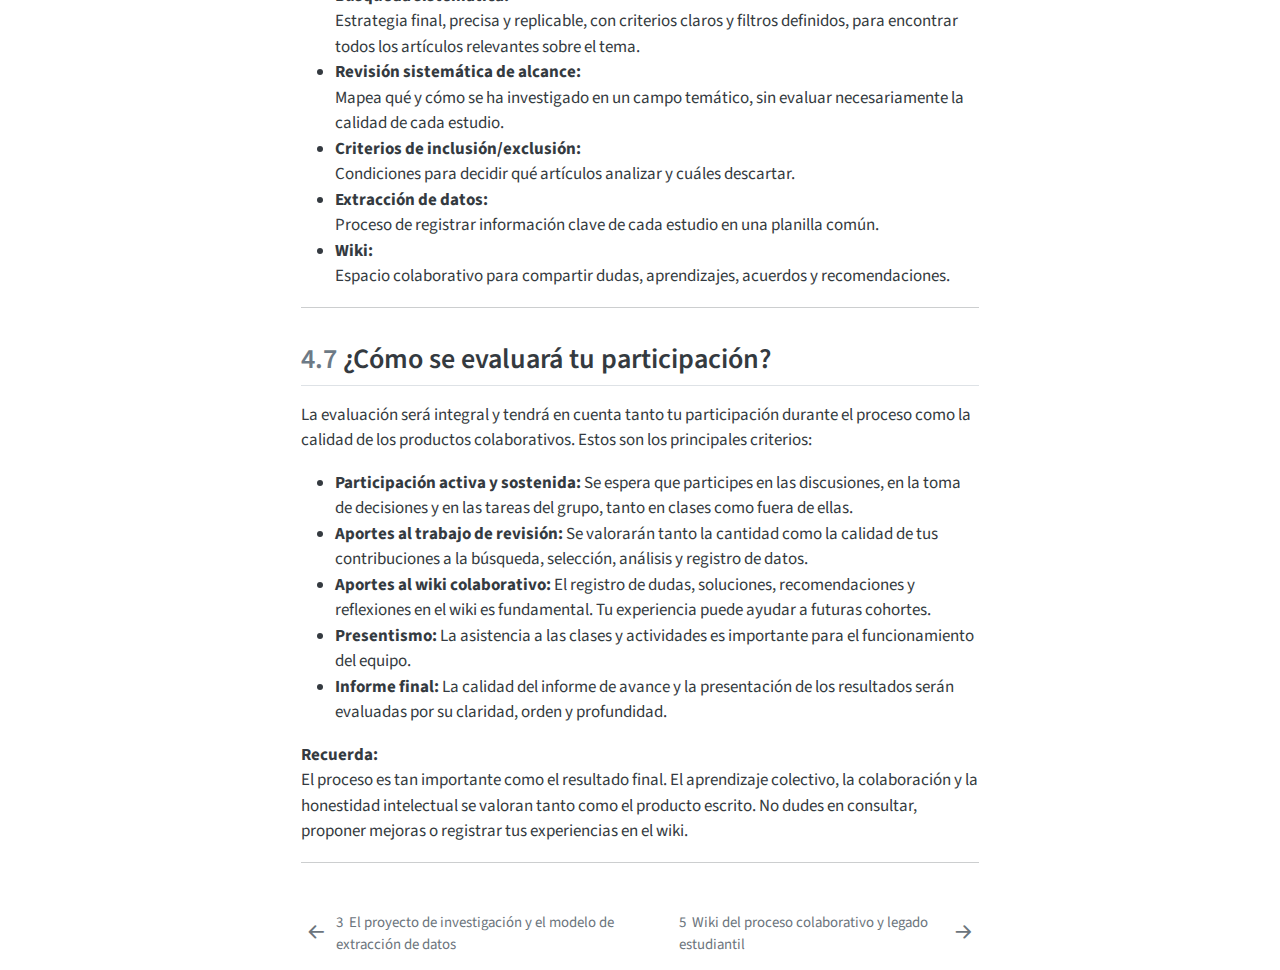
<file: docs/03-guia-estudiantes.html>
<!DOCTYPE html>
<html xmlns="http://www.w3.org/1999/xhtml" lang="es" xml:lang="es"><head>

<meta charset="utf-8">
<meta name="generator" content="quarto-1.6.43">

<meta name="viewport" content="width=device-width, initial-scale=1.0, user-scalable=yes">


<title>4&nbsp; Guía práctica para estudiantes – Nuevas Tendencias en la Rehabilitación</title>
<style>
code{white-space: pre-wrap;}
span.smallcaps{font-variant: small-caps;}
div.columns{display: flex; gap: min(4vw, 1.5em);}
div.column{flex: auto; overflow-x: auto;}
div.hanging-indent{margin-left: 1.5em; text-indent: -1.5em;}
ul.task-list{list-style: none;}
ul.task-list li input[type="checkbox"] {
  width: 0.8em;
  margin: 0 0.8em 0.2em -1em; /* quarto-specific, see https://github.com/quarto-dev/quarto-cli/issues/4556 */ 
  vertical-align: middle;
}
</style>


<script src="site_libs/quarto-nav/quarto-nav.js"></script>
<script src="site_libs/quarto-nav/headroom.min.js"></script>
<script src="site_libs/clipboard/clipboard.min.js"></script>
<script src="site_libs/quarto-search/autocomplete.umd.js"></script>
<script src="site_libs/quarto-search/fuse.min.js"></script>
<script src="site_libs/quarto-search/quarto-search.js"></script>
<meta name="quarto:offset" content="./">
<link href="./04-wiki.html" rel="next">
<link href="./02-modelo-extraccion.html" rel="prev">
<script src="site_libs/quarto-html/quarto.js"></script>
<script src="site_libs/quarto-html/popper.min.js"></script>
<script src="site_libs/quarto-html/tippy.umd.min.js"></script>
<script src="site_libs/quarto-html/anchor.min.js"></script>
<link href="site_libs/quarto-html/tippy.css" rel="stylesheet">
<link href="site_libs/quarto-html/quarto-syntax-highlighting-d4d76bf8491c20bad77d141916dc28e1.css" rel="stylesheet" id="quarto-text-highlighting-styles">
<script src="site_libs/bootstrap/bootstrap.min.js"></script>
<link href="site_libs/bootstrap/bootstrap-icons.css" rel="stylesheet">
<link href="site_libs/bootstrap/bootstrap-8da5b4427184b79ecddefad3d342027e.min.css" rel="stylesheet" append-hash="true" id="quarto-bootstrap" data-mode="light">
<script id="quarto-search-options" type="application/json">{
  "location": "sidebar",
  "copy-button": false,
  "collapse-after": 3,
  "panel-placement": "start",
  "type": "textbox",
  "limit": 50,
  "keyboard-shortcut": [
    "f",
    "/",
    "s"
  ],
  "show-item-context": false,
  "language": {
    "search-no-results-text": "Sin resultados",
    "search-matching-documents-text": "documentos encontrados",
    "search-copy-link-title": "Copiar el enlace en la búsqueda",
    "search-hide-matches-text": "Ocultar resultados adicionales",
    "search-more-match-text": "resultado adicional en este documento",
    "search-more-matches-text": "resultados adicionales en este documento",
    "search-clear-button-title": "Borrar",
    "search-text-placeholder": "",
    "search-detached-cancel-button-title": "Cancelar",
    "search-submit-button-title": "Enviar",
    "search-label": "Buscar"
  }
}</script>


<link rel="stylesheet" href="portada.css">
</head>

<body class="nav-sidebar floating">

<div id="quarto-search-results"></div>
  <header id="quarto-header" class="headroom fixed-top">
  <nav class="quarto-secondary-nav">
    <div class="container-fluid d-flex">
      <button type="button" class="quarto-btn-toggle btn" data-bs-toggle="collapse" role="button" data-bs-target=".quarto-sidebar-collapse-item" aria-controls="quarto-sidebar" aria-expanded="false" aria-label="Alternar barra lateral" onclick="if (window.quartoToggleHeadroom) { window.quartoToggleHeadroom(); }">
        <i class="bi bi-layout-text-sidebar-reverse"></i>
      </button>
        <nav class="quarto-page-breadcrumbs" aria-label="breadcrumb"><ol class="breadcrumb"><li class="breadcrumb-item"><a href="./03-guia-estudiantes.html"><span class="chapter-number">4</span>&nbsp; <span class="chapter-title">Guía práctica para estudiantes</span></a></li></ol></nav>
        <a class="flex-grow-1" role="navigation" data-bs-toggle="collapse" data-bs-target=".quarto-sidebar-collapse-item" aria-controls="quarto-sidebar" aria-expanded="false" aria-label="Alternar barra lateral" onclick="if (window.quartoToggleHeadroom) { window.quartoToggleHeadroom(); }">      
        </a>
      <button type="button" class="btn quarto-search-button" aria-label="Buscar" onclick="window.quartoOpenSearch();">
        <i class="bi bi-search"></i>
      </button>
    </div>
  </nav>
</header>
<!-- content -->
<div id="quarto-content" class="quarto-container page-columns page-rows-contents page-layout-article">
<!-- sidebar -->
  <nav id="quarto-sidebar" class="sidebar collapse collapse-horizontal quarto-sidebar-collapse-item sidebar-navigation floating overflow-auto">
    <div class="pt-lg-2 mt-2 text-left sidebar-header">
    <div class="sidebar-title mb-0 py-0">
      <a href="./">Nuevas Tendencias en la Rehabilitación</a> 
    </div>
      </div>
        <div class="mt-2 flex-shrink-0 align-items-center">
        <div class="sidebar-search">
        <div id="quarto-search" class="" title="Buscar"></div>
        </div>
        </div>
    <div class="sidebar-menu-container"> 
    <ul class="list-unstyled mt-1">
        <li class="sidebar-item">
  <div class="sidebar-item-container"> 
  <a href="./index.html" class="sidebar-item-text sidebar-link">
 <span class="menu-text"><span class="chapter-number">1</span>&nbsp; <span class="chapter-title">Introducción</span></span></a>
  </div>
</li>
        <li class="sidebar-item">
  <div class="sidebar-item-container"> 
  <a href="./01-propuesta.html" class="sidebar-item-text sidebar-link">
 <span class="menu-text"><span class="chapter-number">2</span>&nbsp; <span class="chapter-title">Fundamento y propósito</span></span></a>
  </div>
</li>
        <li class="sidebar-item">
  <div class="sidebar-item-container"> 
  <a href="./02-modelo-extraccion.html" class="sidebar-item-text sidebar-link">
 <span class="menu-text"><span class="chapter-number">3</span>&nbsp; <span class="chapter-title">El proyecto de investigación y el modelo de extracción de datos</span></span></a>
  </div>
</li>
        <li class="sidebar-item">
  <div class="sidebar-item-container"> 
  <a href="./03-guia-estudiantes.html" class="sidebar-item-text sidebar-link active">
 <span class="menu-text"><span class="chapter-number">4</span>&nbsp; <span class="chapter-title">Guía práctica para estudiantes</span></span></a>
  </div>
</li>
        <li class="sidebar-item">
  <div class="sidebar-item-container"> 
  <a href="./04-wiki.html" class="sidebar-item-text sidebar-link">
 <span class="menu-text"><span class="chapter-number">5</span>&nbsp; <span class="chapter-title">Wiki del proceso colaborativo y legado estudiantil</span></span></a>
  </div>
</li>
        <li class="sidebar-item">
  <div class="sidebar-item-container"> 
  <a href="./05-cierre.html" class="sidebar-item-text sidebar-link">
 <span class="menu-text"><span class="chapter-number">6</span>&nbsp; <span class="chapter-title">Cierre: hacia una comunidad de aprendizaje e investigación</span></span></a>
  </div>
</li>
    </ul>
    </div>
</nav>
<div id="quarto-sidebar-glass" class="quarto-sidebar-collapse-item" data-bs-toggle="collapse" data-bs-target=".quarto-sidebar-collapse-item"></div>
<!-- margin-sidebar -->
    <div id="quarto-margin-sidebar" class="sidebar margin-sidebar">
        <nav id="TOC" role="doc-toc" class="toc-active">
    <h2 id="toc-title">Tabla de contenidos</h2>
   
  <ul>
  <li><a href="#qué-vamos-a-hacer" id="toc-qué-vamos-a-hacer" class="nav-link active" data-scroll-target="#qué-vamos-a-hacer"><span class="header-section-number">4.1</span> ¿Qué vamos a hacer?</a></li>
  <li><a href="#pasos-del-proceso" id="toc-pasos-del-proceso" class="nav-link" data-scroll-target="#pasos-del-proceso"><span class="header-section-number">4.2</span> Pasos del proceso</a>
  <ul class="collapse">
  <li><a href="#paso-1-búsqueda-de-aproximación-y-exploración-de-palabras-clave" id="toc-paso-1-búsqueda-de-aproximación-y-exploración-de-palabras-clave" class="nav-link" data-scroll-target="#paso-1-búsqueda-de-aproximación-y-exploración-de-palabras-clave"><span class="header-section-number">4.2.1</span> Paso 1: Búsqueda de aproximación y exploración de palabras clave</a></li>
  <li><a href="#paso-2-búsqueda-sistemática-y-registro" id="toc-paso-2-búsqueda-sistemática-y-registro" class="nav-link" data-scroll-target="#paso-2-búsqueda-sistemática-y-registro"><span class="header-section-number">4.2.2</span> Paso 2: Búsqueda sistemática y registro</a></li>
  <li><a href="#paso-3-selección-y-filtrado" id="toc-paso-3-selección-y-filtrado" class="nav-link" data-scroll-target="#paso-3-selección-y-filtrado"><span class="header-section-number">4.2.3</span> Paso 3: Selección y filtrado</a></li>
  <li><a href="#paso-4-lectura-crítica" id="toc-paso-4-lectura-crítica" class="nav-link" data-scroll-target="#paso-4-lectura-crítica"><span class="header-section-number">4.2.4</span> Paso 4: Lectura crítica</a></li>
  <li><a href="#paso-5-extracción-y-registro-de-datos" id="toc-paso-5-extracción-y-registro-de-datos" class="nav-link" data-scroll-target="#paso-5-extracción-y-registro-de-datos"><span class="header-section-number">4.2.5</span> Paso 5: Extracción y registro de datos</a></li>
  <li><a href="#paso-6-análisis-y-presentación" id="toc-paso-6-análisis-y-presentación" class="nav-link" data-scroll-target="#paso-6-análisis-y-presentación"><span class="header-section-number">4.2.6</span> Paso 6: Análisis y presentación</a></li>
  </ul></li>
  <li><a href="#consejos-prácticos-y-errores-frecuentes" id="toc-consejos-prácticos-y-errores-frecuentes" class="nav-link" data-scroll-target="#consejos-prácticos-y-errores-frecuentes"><span class="header-section-number">4.3</span> Consejos prácticos y errores frecuentes</a></li>
  <li><a href="#trabajo-en-equipo-comunicación-y-uso-del-wiki" id="toc-trabajo-en-equipo-comunicación-y-uso-del-wiki" class="nav-link" data-scroll-target="#trabajo-en-equipo-comunicación-y-uso-del-wiki"><span class="header-section-number">4.4</span> Trabajo en equipo, comunicación y uso del wiki</a></li>
  <li><a href="#qué-hacer-si-surgen-problemas" id="toc-qué-hacer-si-surgen-problemas" class="nav-link" data-scroll-target="#qué-hacer-si-surgen-problemas"><span class="header-section-number">4.5</span> ¿Qué hacer si surgen problemas?</a></li>
  <li><a href="#glosario-mínimo" id="toc-glosario-mínimo" class="nav-link" data-scroll-target="#glosario-mínimo"><span class="header-section-number">4.6</span> Glosario mínimo</a></li>
  <li><a href="#cómo-se-evaluará-tu-participación" id="toc-cómo-se-evaluará-tu-participación" class="nav-link" data-scroll-target="#cómo-se-evaluará-tu-participación"><span class="header-section-number">4.7</span> ¿Cómo se evaluará tu participación?</a></li>
  </ul>
</nav>
    </div>
<!-- main -->
<main class="content" id="quarto-document-content">

<header id="title-block-header" class="quarto-title-block default">
<div class="quarto-title">
<h1 class="title"><span class="chapter-number">4</span>&nbsp; <span class="chapter-title">Guía práctica para estudiantes</span></h1>
</div>



<div class="quarto-title-meta">

    
  
    
  </div>
  


</header>


<p>Esta guía acompaña a cada equipo de estudiantes y al docente en todas las etapas del taller. El trabajo se realizará de manera conjunta y colaborativa: los docentes y los estudiantes participan a la par en la toma de decisiones, la búsqueda, el análisis y la reflexión. Además, el uso del <strong>wiki</strong> es clave desde el inicio: servirá para registrar dudas, acuerdos, recomendaciones y aprendizajes, ayudando a construir un legado útil para las futuras cohortes.</p>
<hr>
<section id="qué-vamos-a-hacer" class="level2" data-number="4.1">
<h2 data-number="4.1" class="anchored" data-anchor-id="qué-vamos-a-hacer"><span class="header-section-number">4.1</span> ¿Qué vamos a hacer?</h2>
<p>El objetivo es conocer qué se ha investigado en fisioterapia y kinesiología en América Latina y Brasil en los últimos años. Para lograrlo, trabajaremos en equipos, acompañados por el docente, y recorreremos juntos las etapas principales de una revisión sistemática de alcance:</p>
<ol type="1">
<li>Realizar una búsqueda de aproximación para encontrar palabras clave y términos relevantes.</li>
<li>Buscar artículos científicos relevantes en bases de datos confiables usando la estrategia final.</li>
<li>Seleccionar (filtrar) los estudios que cumplen los criterios definidos.</li>
<li>Leer críticamente los artículos seleccionados.</li>
<li>Extraer y registrar los datos más importantes de cada trabajo.</li>
<li>Analizar en conjunto los resultados y presentar los hallazgos.</li>
<li>Compartir dudas, soluciones y recomendaciones en el wiki colaborativo.</li>
</ol>
<hr>
</section>
<section id="pasos-del-proceso" class="level2" data-number="4.2">
<h2 data-number="4.2" class="anchored" data-anchor-id="pasos-del-proceso"><span class="header-section-number">4.2</span> Pasos del proceso</h2>
<section id="paso-1-búsqueda-de-aproximación-y-exploración-de-palabras-clave" class="level3" data-number="4.2.1">
<h3 data-number="4.2.1" class="anchored" data-anchor-id="paso-1-búsqueda-de-aproximación-y-exploración-de-palabras-clave"><span class="header-section-number">4.2.1</span> Paso 1: Búsqueda de aproximación y exploración de palabras clave</h3>
<ul>
<li>Antes de realizar la búsqueda principal, realicen una <strong>búsqueda de aproximación</strong> en las bases de datos recomendadas (PubMed, SciELO, LILACS, etc.).</li>
<li>El objetivo es explorar qué términos aparecen en los títulos, resúmenes y palabras clave de los artículos recientes sobre el tema.</li>
<li>Tomen nota de los términos más frecuentes, sinónimos y palabras clave (en español, inglés y portugués si es posible).</li>
<li>Discutan en grupo cuáles parecen más útiles o relevantes para el objetivo del taller.</li>
<li>Registren en el wiki los términos elegidos y la lógica de la búsqueda. Así, otros equipos (y futuras cohortes) podrán mejorar sus búsquedas con la experiencia acumulada.</li>
<li>Una vez identificadas las mejores palabras clave, armen la estrategia de búsqueda final, combinando términos y usando los filtros adecuados (año, país, idioma).</li>
</ul>
<p><strong>Ejemplo:</strong><br>
Si buscan sobre “rehabilitación en adultos mayores”, primero prueben con términos como “rehabilitación geriátrica”, “elderly rehabilitation”, “adultos mayores”, “aged”, y revisen qué términos usan los artículos más relevantes en su resumen y sus palabras clave.</p>
<p><strong>Diferencia clave:</strong><br>
La <strong>búsqueda de aproximación</strong> es flexible y exploratoria, ayuda a definir cómo buscar mejor.<br>
La <strong>búsqueda sistemática</strong> es la estrategia final, estructurada y replicable, que aplican luego para encontrar todos los artículos relevantes siguiendo los criterios acordados.</p>
</section>
<section id="paso-2-búsqueda-sistemática-y-registro" class="level3" data-number="4.2.2">
<h3 data-number="4.2.2" class="anchored" data-anchor-id="paso-2-búsqueda-sistemática-y-registro"><span class="header-section-number">4.2.2</span> Paso 2: Búsqueda sistemática y registro</h3>
<ul>
<li>Utilicen las palabras clave y la estrategia final definida en la búsqueda de aproximación.</li>
<li>Busquen artículos en las bases recomendadas.</li>
<li>Realicen búsquedas en equipos y comparen los resultados.</li>
<li>Registren cualquier dificultad o hallazgo interesante en el wiki.</li>
</ul>
</section>
<section id="paso-3-selección-y-filtrado" class="level3" data-number="4.2.3">
<h3 data-number="4.2.3" class="anchored" data-anchor-id="paso-3-selección-y-filtrado"><span class="header-section-number">4.2.3</span> Paso 3: Selección y filtrado</h3>
<ul>
<li>Lean títulos y resúmenes para decidir si el artículo cumple con los criterios de inclusión/exclusión.</li>
<li>Si hay dudas, discútanlas en grupo antes de decidir.</li>
<li>Registren los motivos de exclusión (si es posible) y cualquier dificultad en el wiki.</li>
</ul>
</section>
<section id="paso-4-lectura-crítica" class="level3" data-number="4.2.4">
<h3 data-number="4.2.4" class="anchored" data-anchor-id="paso-4-lectura-crítica"><span class="header-section-number">4.2.4</span> Paso 4: Lectura crítica</h3>
<ul>
<li>Lean el artículo completo, prestando atención a la metodología y al objetivo principal.</li>
<li>Identifiquen la población estudiada, el área temática y el tipo de estudio.</li>
<li>Anoten dudas o ambigüedades para discutirlas en equipo y documentarlas en el wiki.</li>
</ul>
</section>
<section id="paso-5-extracción-y-registro-de-datos" class="level3" data-number="4.2.5">
<h3 data-number="4.2.5" class="anchored" data-anchor-id="paso-5-extracción-y-registro-de-datos"><span class="header-section-number">4.2.5</span> Paso 5: Extracción y registro de datos</h3>
<ul>
<li>Utilicen la tabla de extracción consensuada (ver Capítulo 2).</li>
<li>Completen cada campo con la información más precisa posible.</li>
<li>Si falta información, anótenlo como “no reportado”.</li>
<li>Registren dificultades o acuerdos metodológicos en el wiki.</li>
</ul>
</section>
<section id="paso-6-análisis-y-presentación" class="level3" data-number="4.2.6">
<h3 data-number="4.2.6" class="anchored" data-anchor-id="paso-6-análisis-y-presentación"><span class="header-section-number">4.2.6</span> Paso 6: Análisis y presentación</h3>
<ul>
<li>En grupo, revisen los datos extraídos y busquen patrones, tendencias y vacíos.</li>
<li>Elaboren gráficos o tablas simples para visualizar los resultados.</li>
<li>Preparen una síntesis para compartir en la clase final y en el wiki.</li>
</ul>
<hr>
</section>
</section>
<section id="consejos-prácticos-y-errores-frecuentes" class="level2" data-number="4.3">
<h2 data-number="4.3" class="anchored" data-anchor-id="consejos-prácticos-y-errores-frecuentes"><span class="header-section-number">4.3</span> Consejos prácticos y errores frecuentes</h2>
<ul>
<li><strong>No copies y pegues sin entender.</strong> Resume con tus propias palabras siempre que puedas.</li>
<li><strong>No dejes para último momento la lectura de los artículos.</strong> Distribuye el trabajo en tu equipo.</li>
<li><strong>Revisa que todos los campos de la tabla estén completos.</strong> Las omisiones dificultan el análisis grupal.</li>
<li><strong>Consulta ante cualquier duda.</strong> Es preferible preguntar a avanzar con errores.</li>
<li><strong>Registra desacuerdos o dificultades en el wiki.</strong> Esto ayuda a las próximas cohortes y al equipo docente.</li>
</ul>
<hr>
</section>
<section id="trabajo-en-equipo-comunicación-y-uso-del-wiki" class="level2" data-number="4.4">
<h2 data-number="4.4" class="anchored" data-anchor-id="trabajo-en-equipo-comunicación-y-uso-del-wiki"><span class="header-section-number">4.4</span> Trabajo en equipo, comunicación y uso del wiki</h2>
<ul>
<li>Define objetivos claros dentro del grupo (buscar, leer, completar la tabla, realizar registros en el wiki, etc.).</li>
<li>Coordinen encuentros regulares (presenciales o virtuales) para revisar el avance y compartir hallazgos.</li>
<li>Resuelvan los desacuerdos dialogando y, si es necesario, con apoyo docente.</li>
<li>Utilicen el wiki como espacio de registro vivo: escriban dudas, acuerdos, consejos y aprendizajes para dejar un legado a los futuros estudiantes.</li>
</ul>
<hr>
</section>
<section id="qué-hacer-si-surgen-problemas" class="level2" data-number="4.5">
<h2 data-number="4.5" class="anchored" data-anchor-id="qué-hacer-si-surgen-problemas"><span class="header-section-number">4.5</span> ¿Qué hacer si surgen problemas?</h2>
<ul>
<li>Si no encuentran suficientes artículos, revisen los términos de búsqueda o consulten otras bases.</li>
<li>Si hay dificultades para decidir la inclusión o exclusión de un artículo, busquen el consenso grupal y, si persiste la duda, consulten al docente.</li>
<li>Si un miembro del grupo no participa, comuníquenlo a tiempo para evitar sobrecargas.</li>
<li>Cualquier situación particular puede y debe quedar registrada en el wiki.</li>
</ul>
<hr>
</section>
<section id="glosario-mínimo" class="level2" data-number="4.6">
<h2 data-number="4.6" class="anchored" data-anchor-id="glosario-mínimo"><span class="header-section-number">4.6</span> Glosario mínimo</h2>
<ul>
<li><strong>Búsqueda de aproximación (exploratoria):</strong><br>
Primer rastreo flexible de artículos para identificar palabras clave, términos y estrategias de búsqueda. Sirve para diseñar la búsqueda sistemática.</li>
<li><strong>Búsqueda sistemática:</strong><br>
Estrategia final, precisa y replicable, con criterios claros y filtros definidos, para encontrar todos los artículos relevantes sobre el tema.</li>
<li><strong>Revisión sistemática de alcance:</strong><br>
Mapea qué y cómo se ha investigado en un campo temático, sin evaluar necesariamente la calidad de cada estudio.</li>
<li><strong>Criterios de inclusión/exclusión:</strong><br>
Condiciones para decidir qué artículos analizar y cuáles descartar.</li>
<li><strong>Extracción de datos:</strong><br>
Proceso de registrar información clave de cada estudio en una planilla común.</li>
<li><strong>Wiki:</strong><br>
Espacio colaborativo para compartir dudas, aprendizajes, acuerdos y recomendaciones.</li>
</ul>
<hr>
</section>
<section id="cómo-se-evaluará-tu-participación" class="level2" data-number="4.7">
<h2 data-number="4.7" class="anchored" data-anchor-id="cómo-se-evaluará-tu-participación"><span class="header-section-number">4.7</span> ¿Cómo se evaluará tu participación?</h2>
<p>La evaluación será integral y tendrá en cuenta tanto tu participación durante el proceso como la calidad de los productos colaborativos. Estos son los principales criterios:</p>
<ul>
<li><strong>Participación activa y sostenida:</strong> Se espera que participes en las discusiones, en la toma de decisiones y en las tareas del grupo, tanto en clases como fuera de ellas.</li>
<li><strong>Aportes al trabajo de revisión:</strong> Se valorarán tanto la cantidad como la calidad de tus contribuciones a la búsqueda, selección, análisis y registro de datos.</li>
<li><strong>Aportes al wiki colaborativo:</strong> El registro de dudas, soluciones, recomendaciones y reflexiones en el wiki es fundamental. Tu experiencia puede ayudar a futuras cohortes.</li>
<li><strong>Presentismo:</strong> La asistencia a las clases y actividades es importante para el funcionamiento del equipo.</li>
<li><strong>Informe final:</strong> La calidad del informe de avance y la presentación de los resultados serán evaluadas por su claridad, orden y profundidad.</li>
</ul>
<p><strong>Recuerda:</strong><br>
El proceso es tan importante como el resultado final. El aprendizaje colectivo, la colaboración y la honestidad intelectual se valoran tanto como el producto escrito. No dudes en consultar, proponer mejoras o registrar tus experiencias en el wiki.</p>
<hr>


</section>

</main> <!-- /main -->
<script id="quarto-html-after-body" type="application/javascript">
window.document.addEventListener("DOMContentLoaded", function (event) {
  const toggleBodyColorMode = (bsSheetEl) => {
    const mode = bsSheetEl.getAttribute("data-mode");
    const bodyEl = window.document.querySelector("body");
    if (mode === "dark") {
      bodyEl.classList.add("quarto-dark");
      bodyEl.classList.remove("quarto-light");
    } else {
      bodyEl.classList.add("quarto-light");
      bodyEl.classList.remove("quarto-dark");
    }
  }
  const toggleBodyColorPrimary = () => {
    const bsSheetEl = window.document.querySelector("link#quarto-bootstrap");
    if (bsSheetEl) {
      toggleBodyColorMode(bsSheetEl);
    }
  }
  toggleBodyColorPrimary();  
  const icon = "";
  const anchorJS = new window.AnchorJS();
  anchorJS.options = {
    placement: 'right',
    icon: icon
  };
  anchorJS.add('.anchored');
  const isCodeAnnotation = (el) => {
    for (const clz of el.classList) {
      if (clz.startsWith('code-annotation-')) {                     
        return true;
      }
    }
    return false;
  }
  const onCopySuccess = function(e) {
    // button target
    const button = e.trigger;
    // don't keep focus
    button.blur();
    // flash "checked"
    button.classList.add('code-copy-button-checked');
    var currentTitle = button.getAttribute("title");
    button.setAttribute("title", "Copiado");
    let tooltip;
    if (window.bootstrap) {
      button.setAttribute("data-bs-toggle", "tooltip");
      button.setAttribute("data-bs-placement", "left");
      button.setAttribute("data-bs-title", "Copiado");
      tooltip = new bootstrap.Tooltip(button, 
        { trigger: "manual", 
          customClass: "code-copy-button-tooltip",
          offset: [0, -8]});
      tooltip.show();    
    }
    setTimeout(function() {
      if (tooltip) {
        tooltip.hide();
        button.removeAttribute("data-bs-title");
        button.removeAttribute("data-bs-toggle");
        button.removeAttribute("data-bs-placement");
      }
      button.setAttribute("title", currentTitle);
      button.classList.remove('code-copy-button-checked');
    }, 1000);
    // clear code selection
    e.clearSelection();
  }
  const getTextToCopy = function(trigger) {
      const codeEl = trigger.previousElementSibling.cloneNode(true);
      for (const childEl of codeEl.children) {
        if (isCodeAnnotation(childEl)) {
          childEl.remove();
        }
      }
      return codeEl.innerText;
  }
  const clipboard = new window.ClipboardJS('.code-copy-button:not([data-in-quarto-modal])', {
    text: getTextToCopy
  });
  clipboard.on('success', onCopySuccess);
  if (window.document.getElementById('quarto-embedded-source-code-modal')) {
    const clipboardModal = new window.ClipboardJS('.code-copy-button[data-in-quarto-modal]', {
      text: getTextToCopy,
      container: window.document.getElementById('quarto-embedded-source-code-modal')
    });
    clipboardModal.on('success', onCopySuccess);
  }
    var localhostRegex = new RegExp(/^(?:http|https):\/\/localhost\:?[0-9]*\//);
    var mailtoRegex = new RegExp(/^mailto:/);
      var filterRegex = new RegExp('/' + window.location.host + '/');
    var isInternal = (href) => {
        return filterRegex.test(href) || localhostRegex.test(href) || mailtoRegex.test(href);
    }
    // Inspect non-navigation links and adorn them if external
 	var links = window.document.querySelectorAll('a[href]:not(.nav-link):not(.navbar-brand):not(.toc-action):not(.sidebar-link):not(.sidebar-item-toggle):not(.pagination-link):not(.no-external):not([aria-hidden]):not(.dropdown-item):not(.quarto-navigation-tool):not(.about-link)');
    for (var i=0; i<links.length; i++) {
      const link = links[i];
      if (!isInternal(link.href)) {
        // undo the damage that might have been done by quarto-nav.js in the case of
        // links that we want to consider external
        if (link.dataset.originalHref !== undefined) {
          link.href = link.dataset.originalHref;
        }
      }
    }
  function tippyHover(el, contentFn, onTriggerFn, onUntriggerFn) {
    const config = {
      allowHTML: true,
      maxWidth: 500,
      delay: 100,
      arrow: false,
      appendTo: function(el) {
          return el.parentElement;
      },
      interactive: true,
      interactiveBorder: 10,
      theme: 'quarto',
      placement: 'bottom-start',
    };
    if (contentFn) {
      config.content = contentFn;
    }
    if (onTriggerFn) {
      config.onTrigger = onTriggerFn;
    }
    if (onUntriggerFn) {
      config.onUntrigger = onUntriggerFn;
    }
    window.tippy(el, config); 
  }
  const noterefs = window.document.querySelectorAll('a[role="doc-noteref"]');
  for (var i=0; i<noterefs.length; i++) {
    const ref = noterefs[i];
    tippyHover(ref, function() {
      // use id or data attribute instead here
      let href = ref.getAttribute('data-footnote-href') || ref.getAttribute('href');
      try { href = new URL(href).hash; } catch {}
      const id = href.replace(/^#\/?/, "");
      const note = window.document.getElementById(id);
      if (note) {
        return note.innerHTML;
      } else {
        return "";
      }
    });
  }
  const xrefs = window.document.querySelectorAll('a.quarto-xref');
  const processXRef = (id, note) => {
    // Strip column container classes
    const stripColumnClz = (el) => {
      el.classList.remove("page-full", "page-columns");
      if (el.children) {
        for (const child of el.children) {
          stripColumnClz(child);
        }
      }
    }
    stripColumnClz(note)
    if (id === null || id.startsWith('sec-')) {
      // Special case sections, only their first couple elements
      const container = document.createElement("div");
      if (note.children && note.children.length > 2) {
        container.appendChild(note.children[0].cloneNode(true));
        for (let i = 1; i < note.children.length; i++) {
          const child = note.children[i];
          if (child.tagName === "P" && child.innerText === "") {
            continue;
          } else {
            container.appendChild(child.cloneNode(true));
            break;
          }
        }
        if (window.Quarto?.typesetMath) {
          window.Quarto.typesetMath(container);
        }
        return container.innerHTML
      } else {
        if (window.Quarto?.typesetMath) {
          window.Quarto.typesetMath(note);
        }
        return note.innerHTML;
      }
    } else {
      // Remove any anchor links if they are present
      const anchorLink = note.querySelector('a.anchorjs-link');
      if (anchorLink) {
        anchorLink.remove();
      }
      if (window.Quarto?.typesetMath) {
        window.Quarto.typesetMath(note);
      }
      if (note.classList.contains("callout")) {
        return note.outerHTML;
      } else {
        return note.innerHTML;
      }
    }
  }
  for (var i=0; i<xrefs.length; i++) {
    const xref = xrefs[i];
    tippyHover(xref, undefined, function(instance) {
      instance.disable();
      let url = xref.getAttribute('href');
      let hash = undefined; 
      if (url.startsWith('#')) {
        hash = url;
      } else {
        try { hash = new URL(url).hash; } catch {}
      }
      if (hash) {
        const id = hash.replace(/^#\/?/, "");
        const note = window.document.getElementById(id);
        if (note !== null) {
          try {
            const html = processXRef(id, note.cloneNode(true));
            instance.setContent(html);
          } finally {
            instance.enable();
            instance.show();
          }
        } else {
          // See if we can fetch this
          fetch(url.split('#')[0])
          .then(res => res.text())
          .then(html => {
            const parser = new DOMParser();
            const htmlDoc = parser.parseFromString(html, "text/html");
            const note = htmlDoc.getElementById(id);
            if (note !== null) {
              const html = processXRef(id, note);
              instance.setContent(html);
            } 
          }).finally(() => {
            instance.enable();
            instance.show();
          });
        }
      } else {
        // See if we can fetch a full url (with no hash to target)
        // This is a special case and we should probably do some content thinning / targeting
        fetch(url)
        .then(res => res.text())
        .then(html => {
          const parser = new DOMParser();
          const htmlDoc = parser.parseFromString(html, "text/html");
          const note = htmlDoc.querySelector('main.content');
          if (note !== null) {
            // This should only happen for chapter cross references
            // (since there is no id in the URL)
            // remove the first header
            if (note.children.length > 0 && note.children[0].tagName === "HEADER") {
              note.children[0].remove();
            }
            const html = processXRef(null, note);
            instance.setContent(html);
          } 
        }).finally(() => {
          instance.enable();
          instance.show();
        });
      }
    }, function(instance) {
    });
  }
      let selectedAnnoteEl;
      const selectorForAnnotation = ( cell, annotation) => {
        let cellAttr = 'data-code-cell="' + cell + '"';
        let lineAttr = 'data-code-annotation="' +  annotation + '"';
        const selector = 'span[' + cellAttr + '][' + lineAttr + ']';
        return selector;
      }
      const selectCodeLines = (annoteEl) => {
        const doc = window.document;
        const targetCell = annoteEl.getAttribute("data-target-cell");
        const targetAnnotation = annoteEl.getAttribute("data-target-annotation");
        const annoteSpan = window.document.querySelector(selectorForAnnotation(targetCell, targetAnnotation));
        const lines = annoteSpan.getAttribute("data-code-lines").split(",");
        const lineIds = lines.map((line) => {
          return targetCell + "-" + line;
        })
        let top = null;
        let height = null;
        let parent = null;
        if (lineIds.length > 0) {
            //compute the position of the single el (top and bottom and make a div)
            const el = window.document.getElementById(lineIds[0]);
            top = el.offsetTop;
            height = el.offsetHeight;
            parent = el.parentElement.parentElement;
          if (lineIds.length > 1) {
            const lastEl = window.document.getElementById(lineIds[lineIds.length - 1]);
            const bottom = lastEl.offsetTop + lastEl.offsetHeight;
            height = bottom - top;
          }
          if (top !== null && height !== null && parent !== null) {
            // cook up a div (if necessary) and position it 
            let div = window.document.getElementById("code-annotation-line-highlight");
            if (div === null) {
              div = window.document.createElement("div");
              div.setAttribute("id", "code-annotation-line-highlight");
              div.style.position = 'absolute';
              parent.appendChild(div);
            }
            div.style.top = top - 2 + "px";
            div.style.height = height + 4 + "px";
            div.style.left = 0;
            let gutterDiv = window.document.getElementById("code-annotation-line-highlight-gutter");
            if (gutterDiv === null) {
              gutterDiv = window.document.createElement("div");
              gutterDiv.setAttribute("id", "code-annotation-line-highlight-gutter");
              gutterDiv.style.position = 'absolute';
              const codeCell = window.document.getElementById(targetCell);
              const gutter = codeCell.querySelector('.code-annotation-gutter');
              gutter.appendChild(gutterDiv);
            }
            gutterDiv.style.top = top - 2 + "px";
            gutterDiv.style.height = height + 4 + "px";
          }
          selectedAnnoteEl = annoteEl;
        }
      };
      const unselectCodeLines = () => {
        const elementsIds = ["code-annotation-line-highlight", "code-annotation-line-highlight-gutter"];
        elementsIds.forEach((elId) => {
          const div = window.document.getElementById(elId);
          if (div) {
            div.remove();
          }
        });
        selectedAnnoteEl = undefined;
      };
        // Handle positioning of the toggle
    window.addEventListener(
      "resize",
      throttle(() => {
        elRect = undefined;
        if (selectedAnnoteEl) {
          selectCodeLines(selectedAnnoteEl);
        }
      }, 10)
    );
    function throttle(fn, ms) {
    let throttle = false;
    let timer;
      return (...args) => {
        if(!throttle) { // first call gets through
            fn.apply(this, args);
            throttle = true;
        } else { // all the others get throttled
            if(timer) clearTimeout(timer); // cancel #2
            timer = setTimeout(() => {
              fn.apply(this, args);
              timer = throttle = false;
            }, ms);
        }
      };
    }
      // Attach click handler to the DT
      const annoteDls = window.document.querySelectorAll('dt[data-target-cell]');
      for (const annoteDlNode of annoteDls) {
        annoteDlNode.addEventListener('click', (event) => {
          const clickedEl = event.target;
          if (clickedEl !== selectedAnnoteEl) {
            unselectCodeLines();
            const activeEl = window.document.querySelector('dt[data-target-cell].code-annotation-active');
            if (activeEl) {
              activeEl.classList.remove('code-annotation-active');
            }
            selectCodeLines(clickedEl);
            clickedEl.classList.add('code-annotation-active');
          } else {
            // Unselect the line
            unselectCodeLines();
            clickedEl.classList.remove('code-annotation-active');
          }
        });
      }
  const findCites = (el) => {
    const parentEl = el.parentElement;
    if (parentEl) {
      const cites = parentEl.dataset.cites;
      if (cites) {
        return {
          el,
          cites: cites.split(' ')
        };
      } else {
        return findCites(el.parentElement)
      }
    } else {
      return undefined;
    }
  };
  var bibliorefs = window.document.querySelectorAll('a[role="doc-biblioref"]');
  for (var i=0; i<bibliorefs.length; i++) {
    const ref = bibliorefs[i];
    const citeInfo = findCites(ref);
    if (citeInfo) {
      tippyHover(citeInfo.el, function() {
        var popup = window.document.createElement('div');
        citeInfo.cites.forEach(function(cite) {
          var citeDiv = window.document.createElement('div');
          citeDiv.classList.add('hanging-indent');
          citeDiv.classList.add('csl-entry');
          var biblioDiv = window.document.getElementById('ref-' + cite);
          if (biblioDiv) {
            citeDiv.innerHTML = biblioDiv.innerHTML;
          }
          popup.appendChild(citeDiv);
        });
        return popup.innerHTML;
      });
    }
  }
});
</script>
<nav class="page-navigation">
  <div class="nav-page nav-page-previous">
      <a href="./02-modelo-extraccion.html" class="pagination-link" aria-label="El proyecto de investigación y el modelo de extracción de datos">
        <i class="bi bi-arrow-left-short"></i> <span class="nav-page-text"><span class="chapter-number">3</span>&nbsp; <span class="chapter-title">El proyecto de investigación y el modelo de extracción de datos</span></span>
      </a>          
  </div>
  <div class="nav-page nav-page-next">
      <a href="./04-wiki.html" class="pagination-link" aria-label="Wiki del proceso colaborativo y legado estudiantil">
        <span class="nav-page-text"><span class="chapter-number">5</span>&nbsp; <span class="chapter-title">Wiki del proceso colaborativo y legado estudiantil</span></span> <i class="bi bi-arrow-right-short"></i>
      </a>
  </div>
</nav>
</div> <!-- /content -->




</body></html>
</file>
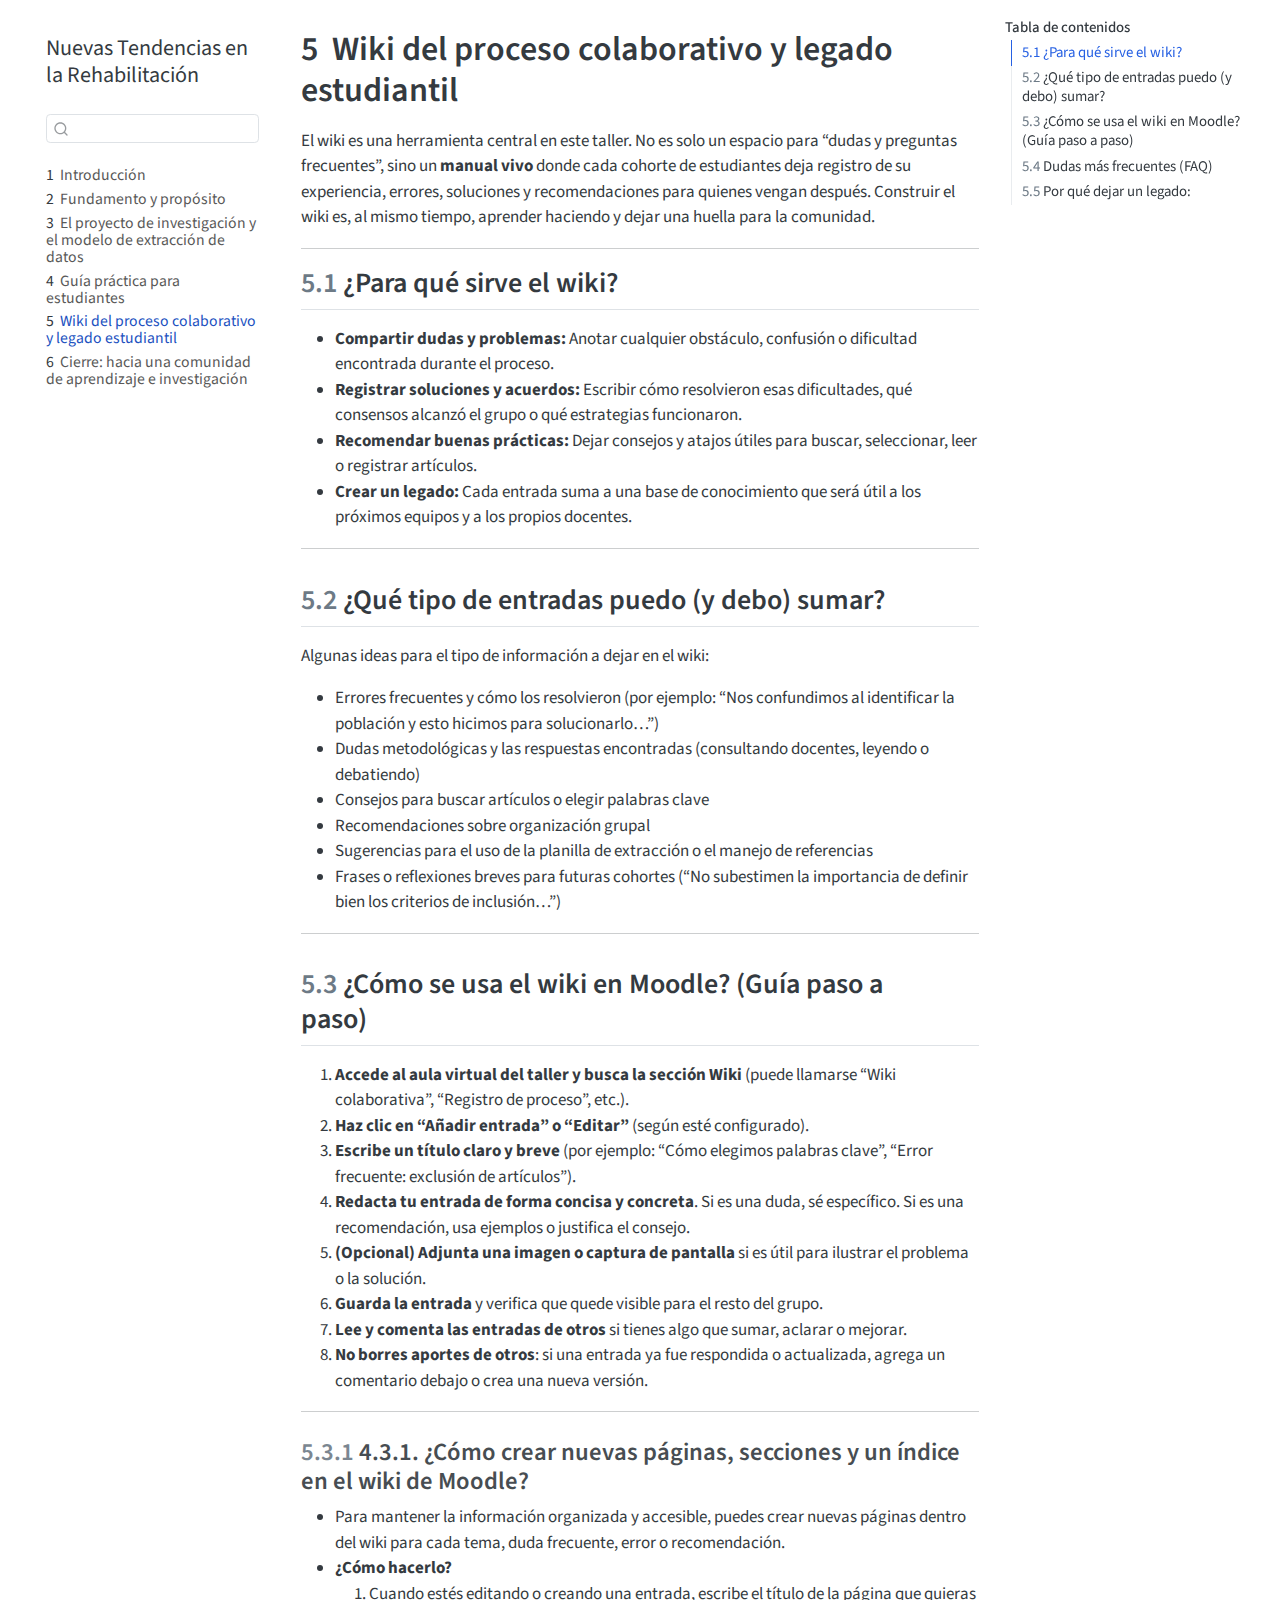
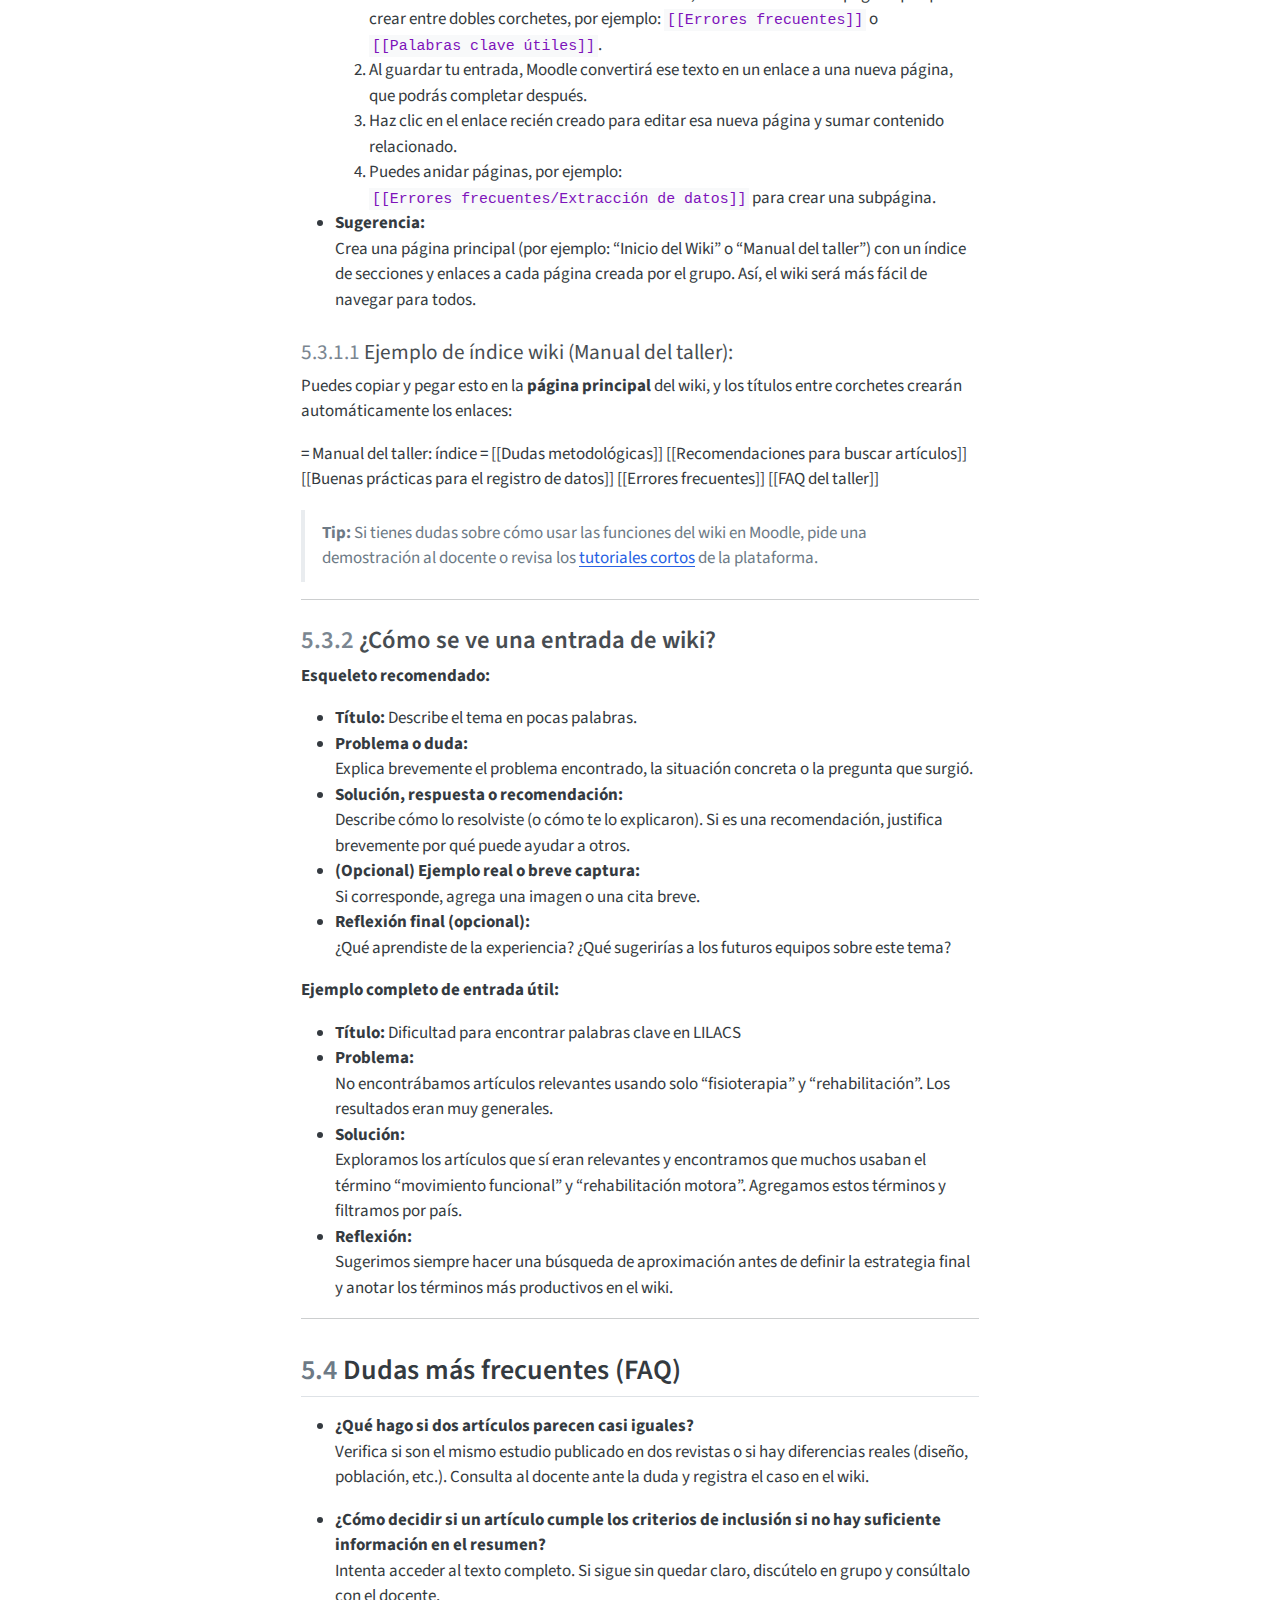
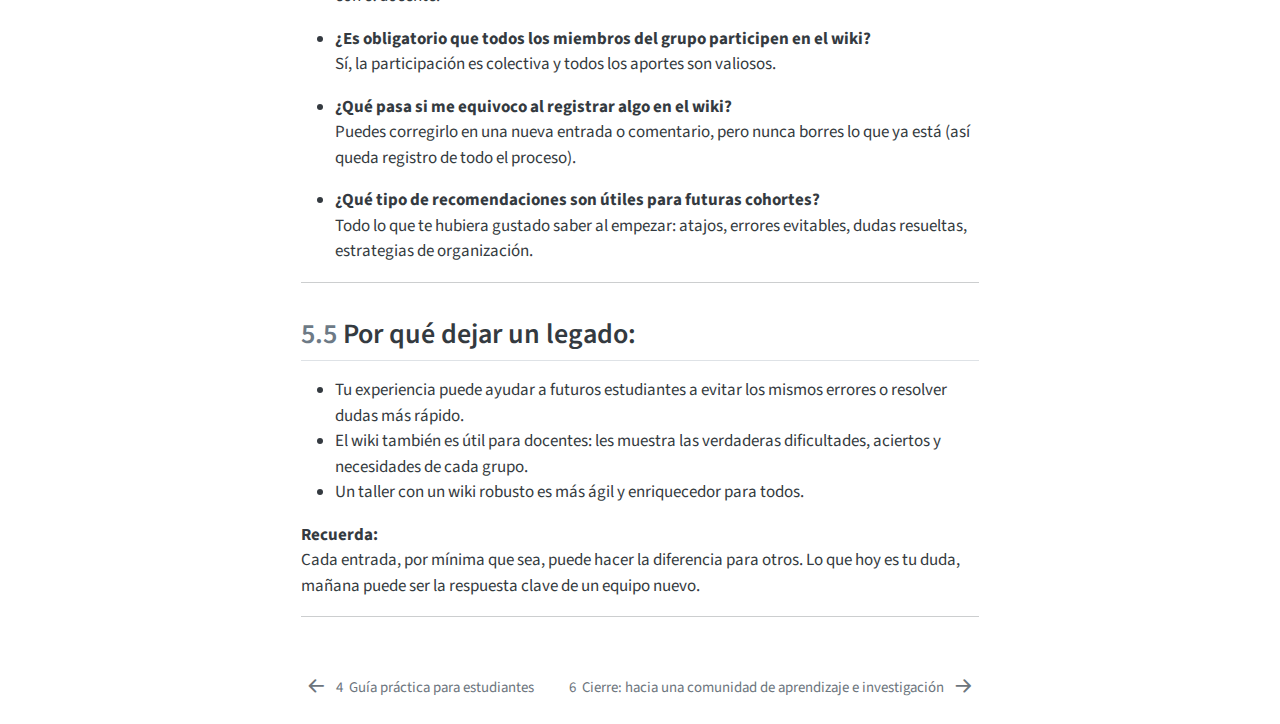
<file: docs/04-wiki.html>
<!DOCTYPE html>
<html xmlns="http://www.w3.org/1999/xhtml" lang="es" xml:lang="es"><head>

<meta charset="utf-8">
<meta name="generator" content="quarto-1.6.43">

<meta name="viewport" content="width=device-width, initial-scale=1.0, user-scalable=yes">


<title>5&nbsp; Wiki del proceso colaborativo y legado estudiantil – Nuevas Tendencias en la Rehabilitación</title>
<style>
code{white-space: pre-wrap;}
span.smallcaps{font-variant: small-caps;}
div.columns{display: flex; gap: min(4vw, 1.5em);}
div.column{flex: auto; overflow-x: auto;}
div.hanging-indent{margin-left: 1.5em; text-indent: -1.5em;}
ul.task-list{list-style: none;}
ul.task-list li input[type="checkbox"] {
  width: 0.8em;
  margin: 0 0.8em 0.2em -1em; /* quarto-specific, see https://github.com/quarto-dev/quarto-cli/issues/4556 */ 
  vertical-align: middle;
}
</style>


<script src="site_libs/quarto-nav/quarto-nav.js"></script>
<script src="site_libs/quarto-nav/headroom.min.js"></script>
<script src="site_libs/clipboard/clipboard.min.js"></script>
<script src="site_libs/quarto-search/autocomplete.umd.js"></script>
<script src="site_libs/quarto-search/fuse.min.js"></script>
<script src="site_libs/quarto-search/quarto-search.js"></script>
<meta name="quarto:offset" content="./">
<link href="./05-cierre.html" rel="next">
<link href="./03-guia-estudiantes.html" rel="prev">
<script src="site_libs/quarto-html/quarto.js"></script>
<script src="site_libs/quarto-html/popper.min.js"></script>
<script src="site_libs/quarto-html/tippy.umd.min.js"></script>
<script src="site_libs/quarto-html/anchor.min.js"></script>
<link href="site_libs/quarto-html/tippy.css" rel="stylesheet">
<link href="site_libs/quarto-html/quarto-syntax-highlighting-d4d76bf8491c20bad77d141916dc28e1.css" rel="stylesheet" id="quarto-text-highlighting-styles">
<script src="site_libs/bootstrap/bootstrap.min.js"></script>
<link href="site_libs/bootstrap/bootstrap-icons.css" rel="stylesheet">
<link href="site_libs/bootstrap/bootstrap-8da5b4427184b79ecddefad3d342027e.min.css" rel="stylesheet" append-hash="true" id="quarto-bootstrap" data-mode="light">
<script id="quarto-search-options" type="application/json">{
  "location": "sidebar",
  "copy-button": false,
  "collapse-after": 3,
  "panel-placement": "start",
  "type": "textbox",
  "limit": 50,
  "keyboard-shortcut": [
    "f",
    "/",
    "s"
  ],
  "show-item-context": false,
  "language": {
    "search-no-results-text": "Sin resultados",
    "search-matching-documents-text": "documentos encontrados",
    "search-copy-link-title": "Copiar el enlace en la búsqueda",
    "search-hide-matches-text": "Ocultar resultados adicionales",
    "search-more-match-text": "resultado adicional en este documento",
    "search-more-matches-text": "resultados adicionales en este documento",
    "search-clear-button-title": "Borrar",
    "search-text-placeholder": "",
    "search-detached-cancel-button-title": "Cancelar",
    "search-submit-button-title": "Enviar",
    "search-label": "Buscar"
  }
}</script>


<link rel="stylesheet" href="portada.css">
</head>

<body class="nav-sidebar floating">

<div id="quarto-search-results"></div>
  <header id="quarto-header" class="headroom fixed-top">
  <nav class="quarto-secondary-nav">
    <div class="container-fluid d-flex">
      <button type="button" class="quarto-btn-toggle btn" data-bs-toggle="collapse" role="button" data-bs-target=".quarto-sidebar-collapse-item" aria-controls="quarto-sidebar" aria-expanded="false" aria-label="Alternar barra lateral" onclick="if (window.quartoToggleHeadroom) { window.quartoToggleHeadroom(); }">
        <i class="bi bi-layout-text-sidebar-reverse"></i>
      </button>
        <nav class="quarto-page-breadcrumbs" aria-label="breadcrumb"><ol class="breadcrumb"><li class="breadcrumb-item"><a href="./04-wiki.html"><span class="chapter-number">5</span>&nbsp; <span class="chapter-title">Wiki del proceso colaborativo y legado estudiantil</span></a></li></ol></nav>
        <a class="flex-grow-1" role="navigation" data-bs-toggle="collapse" data-bs-target=".quarto-sidebar-collapse-item" aria-controls="quarto-sidebar" aria-expanded="false" aria-label="Alternar barra lateral" onclick="if (window.quartoToggleHeadroom) { window.quartoToggleHeadroom(); }">      
        </a>
      <button type="button" class="btn quarto-search-button" aria-label="Buscar" onclick="window.quartoOpenSearch();">
        <i class="bi bi-search"></i>
      </button>
    </div>
  </nav>
</header>
<!-- content -->
<div id="quarto-content" class="quarto-container page-columns page-rows-contents page-layout-article">
<!-- sidebar -->
  <nav id="quarto-sidebar" class="sidebar collapse collapse-horizontal quarto-sidebar-collapse-item sidebar-navigation floating overflow-auto">
    <div class="pt-lg-2 mt-2 text-left sidebar-header">
    <div class="sidebar-title mb-0 py-0">
      <a href="./">Nuevas Tendencias en la Rehabilitación</a> 
    </div>
      </div>
        <div class="mt-2 flex-shrink-0 align-items-center">
        <div class="sidebar-search">
        <div id="quarto-search" class="" title="Buscar"></div>
        </div>
        </div>
    <div class="sidebar-menu-container"> 
    <ul class="list-unstyled mt-1">
        <li class="sidebar-item">
  <div class="sidebar-item-container"> 
  <a href="./index.html" class="sidebar-item-text sidebar-link">
 <span class="menu-text"><span class="chapter-number">1</span>&nbsp; <span class="chapter-title">Introducción</span></span></a>
  </div>
</li>
        <li class="sidebar-item">
  <div class="sidebar-item-container"> 
  <a href="./01-propuesta.html" class="sidebar-item-text sidebar-link">
 <span class="menu-text"><span class="chapter-number">2</span>&nbsp; <span class="chapter-title">Fundamento y propósito</span></span></a>
  </div>
</li>
        <li class="sidebar-item">
  <div class="sidebar-item-container"> 
  <a href="./02-modelo-extraccion.html" class="sidebar-item-text sidebar-link">
 <span class="menu-text"><span class="chapter-number">3</span>&nbsp; <span class="chapter-title">El proyecto de investigación y el modelo de extracción de datos</span></span></a>
  </div>
</li>
        <li class="sidebar-item">
  <div class="sidebar-item-container"> 
  <a href="./03-guia-estudiantes.html" class="sidebar-item-text sidebar-link">
 <span class="menu-text"><span class="chapter-number">4</span>&nbsp; <span class="chapter-title">Guía práctica para estudiantes</span></span></a>
  </div>
</li>
        <li class="sidebar-item">
  <div class="sidebar-item-container"> 
  <a href="./04-wiki.html" class="sidebar-item-text sidebar-link active">
 <span class="menu-text"><span class="chapter-number">5</span>&nbsp; <span class="chapter-title">Wiki del proceso colaborativo y legado estudiantil</span></span></a>
  </div>
</li>
        <li class="sidebar-item">
  <div class="sidebar-item-container"> 
  <a href="./05-cierre.html" class="sidebar-item-text sidebar-link">
 <span class="menu-text"><span class="chapter-number">6</span>&nbsp; <span class="chapter-title">Cierre: hacia una comunidad de aprendizaje e investigación</span></span></a>
  </div>
</li>
    </ul>
    </div>
</nav>
<div id="quarto-sidebar-glass" class="quarto-sidebar-collapse-item" data-bs-toggle="collapse" data-bs-target=".quarto-sidebar-collapse-item"></div>
<!-- margin-sidebar -->
    <div id="quarto-margin-sidebar" class="sidebar margin-sidebar">
        <nav id="TOC" role="doc-toc" class="toc-active">
    <h2 id="toc-title">Tabla de contenidos</h2>
   
  <ul>
  <li><a href="#para-qué-sirve-el-wiki" id="toc-para-qué-sirve-el-wiki" class="nav-link active" data-scroll-target="#para-qué-sirve-el-wiki"><span class="header-section-number">5.1</span> ¿Para qué sirve el wiki?</a></li>
  <li><a href="#qué-tipo-de-entradas-puedo-y-debo-sumar" id="toc-qué-tipo-de-entradas-puedo-y-debo-sumar" class="nav-link" data-scroll-target="#qué-tipo-de-entradas-puedo-y-debo-sumar"><span class="header-section-number">5.2</span> ¿Qué tipo de entradas puedo (y debo) sumar?</a></li>
  <li><a href="#cómo-se-usa-el-wiki-en-moodle-guía-paso-a-paso" id="toc-cómo-se-usa-el-wiki-en-moodle-guía-paso-a-paso" class="nav-link" data-scroll-target="#cómo-se-usa-el-wiki-en-moodle-guía-paso-a-paso"><span class="header-section-number">5.3</span> ¿Cómo se usa el wiki en Moodle? (Guía paso a paso)</a>
  <ul class="collapse">
  <li><a href="#cómo-crear-nuevas-páginas-secciones-y-un-índice-en-el-wiki-de-moodle" id="toc-cómo-crear-nuevas-páginas-secciones-y-un-índice-en-el-wiki-de-moodle" class="nav-link" data-scroll-target="#cómo-crear-nuevas-páginas-secciones-y-un-índice-en-el-wiki-de-moodle"><span class="header-section-number">5.3.1</span> 4.3.1. ¿Cómo crear nuevas páginas, secciones y un índice en el wiki de Moodle?</a></li>
  <li><a href="#cómo-se-ve-una-entrada-de-wiki" id="toc-cómo-se-ve-una-entrada-de-wiki" class="nav-link" data-scroll-target="#cómo-se-ve-una-entrada-de-wiki"><span class="header-section-number">5.3.2</span> ¿Cómo se ve una entrada de wiki?</a></li>
  </ul></li>
  <li><a href="#dudas-más-frecuentes-faq" id="toc-dudas-más-frecuentes-faq" class="nav-link" data-scroll-target="#dudas-más-frecuentes-faq"><span class="header-section-number">5.4</span> Dudas más frecuentes (FAQ)</a></li>
  <li><a href="#por-qué-dejar-un-legado" id="toc-por-qué-dejar-un-legado" class="nav-link" data-scroll-target="#por-qué-dejar-un-legado"><span class="header-section-number">5.5</span> Por qué dejar un legado:</a></li>
  </ul>
</nav>
    </div>
<!-- main -->
<main class="content" id="quarto-document-content">

<header id="title-block-header" class="quarto-title-block default">
<div class="quarto-title">
<h1 class="title"><span class="chapter-number">5</span>&nbsp; <span class="chapter-title">Wiki del proceso colaborativo y legado estudiantil</span></h1>
</div>



<div class="quarto-title-meta">

    
  
    
  </div>
  


</header>


<p>El wiki es una herramienta central en este taller. No es solo un espacio para “dudas y preguntas frecuentes”, sino un <strong>manual vivo</strong> donde cada cohorte de estudiantes deja registro de su experiencia, errores, soluciones y recomendaciones para quienes vengan después. Construir el wiki es, al mismo tiempo, aprender haciendo y dejar una huella para la comunidad.</p>
<hr>
<section id="para-qué-sirve-el-wiki" class="level2" data-number="5.1">
<h2 data-number="5.1" class="anchored" data-anchor-id="para-qué-sirve-el-wiki"><span class="header-section-number">5.1</span> ¿Para qué sirve el wiki?</h2>
<ul>
<li><strong>Compartir dudas y problemas:</strong> Anotar cualquier obstáculo, confusión o dificultad encontrada durante el proceso.</li>
<li><strong>Registrar soluciones y acuerdos:</strong> Escribir cómo resolvieron esas dificultades, qué consensos alcanzó el grupo o qué estrategias funcionaron.</li>
<li><strong>Recomendar buenas prácticas:</strong> Dejar consejos y atajos útiles para buscar, seleccionar, leer o registrar artículos.</li>
<li><strong>Crear un legado:</strong> Cada entrada suma a una base de conocimiento que será útil a los próximos equipos y a los propios docentes.</li>
</ul>
<hr>
</section>
<section id="qué-tipo-de-entradas-puedo-y-debo-sumar" class="level2" data-number="5.2">
<h2 data-number="5.2" class="anchored" data-anchor-id="qué-tipo-de-entradas-puedo-y-debo-sumar"><span class="header-section-number">5.2</span> ¿Qué tipo de entradas puedo (y debo) sumar?</h2>
<p>Algunas ideas para el tipo de información a dejar en el wiki:</p>
<ul>
<li>Errores frecuentes y cómo los resolvieron (por ejemplo: “Nos confundimos al identificar la población y esto hicimos para solucionarlo…”)</li>
<li>Dudas metodológicas y las respuestas encontradas (consultando docentes, leyendo o debatiendo)</li>
<li>Consejos para buscar artículos o elegir palabras clave</li>
<li>Recomendaciones sobre organización grupal</li>
<li>Sugerencias para el uso de la planilla de extracción o el manejo de referencias</li>
<li>Frases o reflexiones breves para futuras cohortes (“No subestimen la importancia de definir bien los criterios de inclusión…”)</li>
</ul>
<hr>
</section>
<section id="cómo-se-usa-el-wiki-en-moodle-guía-paso-a-paso" class="level2" data-number="5.3">
<h2 data-number="5.3" class="anchored" data-anchor-id="cómo-se-usa-el-wiki-en-moodle-guía-paso-a-paso"><span class="header-section-number">5.3</span> ¿Cómo se usa el wiki en Moodle? (Guía paso a paso)</h2>
<ol type="1">
<li><strong>Accede al aula virtual del taller y busca la sección Wiki</strong> (puede llamarse “Wiki colaborativa”, “Registro de proceso”, etc.).</li>
<li><strong>Haz clic en “Añadir entrada” o “Editar”</strong> (según esté configurado).</li>
<li><strong>Escribe un título claro y breve</strong> (por ejemplo: “Cómo elegimos palabras clave”, “Error frecuente: exclusión de artículos”).</li>
<li><strong>Redacta tu entrada de forma concisa y concreta</strong>. Si es una duda, sé específico. Si es una recomendación, usa ejemplos o justifica el consejo.</li>
<li><strong>(Opcional) Adjunta una imagen o captura de pantalla</strong> si es útil para ilustrar el problema o la solución.</li>
<li><strong>Guarda la entrada</strong> y verifica que quede visible para el resto del grupo.</li>
<li><strong>Lee y comenta las entradas de otros</strong> si tienes algo que sumar, aclarar o mejorar.</li>
<li><strong>No borres aportes de otros</strong>: si una entrada ya fue respondida o actualizada, agrega un comentario debajo o crea una nueva versión.</li>
</ol>
<hr>
<section id="cómo-crear-nuevas-páginas-secciones-y-un-índice-en-el-wiki-de-moodle" class="level3" data-number="5.3.1">
<h3 data-number="5.3.1" class="anchored" data-anchor-id="cómo-crear-nuevas-páginas-secciones-y-un-índice-en-el-wiki-de-moodle"><span class="header-section-number">5.3.1</span> 4.3.1. ¿Cómo crear nuevas páginas, secciones y un índice en el wiki de Moodle?</h3>
<ul>
<li>Para mantener la información organizada y accesible, puedes crear nuevas páginas dentro del wiki para cada tema, duda frecuente, error o recomendación.</li>
<li><strong>¿Cómo hacerlo?</strong>
<ol type="1">
<li>Cuando estés editando o creando una entrada, escribe el título de la página que quieras crear entre dobles corchetes, por ejemplo: <code>[[Errores frecuentes]]</code> o <code>[[Palabras clave útiles]]</code>.<br>
</li>
<li>Al guardar tu entrada, Moodle convertirá ese texto en un enlace a una nueva página, que podrás completar después.</li>
<li>Haz clic en el enlace recién creado para editar esa nueva página y sumar contenido relacionado.</li>
<li>Puedes anidar páginas, por ejemplo: <code>[[Errores frecuentes/Extracción de datos]]</code> para crear una subpágina.</li>
</ol></li>
<li><strong>Sugerencia:</strong><br>
Crea una página principal (por ejemplo: “Inicio del Wiki” o “Manual del taller”) con un índice de secciones y enlaces a cada página creada por el grupo. Así, el wiki será más fácil de navegar para todos.</li>
</ul>
<section id="ejemplo-de-índice-wiki-manual-del-taller" class="level4" data-number="5.3.1.1">
<h4 data-number="5.3.1.1" class="anchored" data-anchor-id="ejemplo-de-índice-wiki-manual-del-taller"><span class="header-section-number">5.3.1.1</span> Ejemplo de índice wiki (Manual del taller):</h4>
<p>Puedes copiar y pegar esto en la <strong>página principal</strong> del wiki, y los títulos entre corchetes crearán automáticamente los enlaces:</p>
<p>= Manual del taller: índice = [[Dudas metodológicas]] [[Recomendaciones para buscar artículos]] [[Buenas prácticas para el registro de datos]] [[Errores frecuentes]] [[FAQ del taller]]</p>
<blockquote class="blockquote">
<p><strong>Tip:</strong> Si tienes dudas sobre cómo usar las funciones del wiki en Moodle, pide una demostración al docente o revisa los <a href="https://docs.moodle.org/all/es/Uso_de_Wiki">tutoriales cortos</a> de la plataforma.</p>
</blockquote>
<hr>
</section>
</section>
<section id="cómo-se-ve-una-entrada-de-wiki" class="level3" data-number="5.3.2">
<h3 data-number="5.3.2" class="anchored" data-anchor-id="cómo-se-ve-una-entrada-de-wiki"><span class="header-section-number">5.3.2</span> ¿Cómo se ve una entrada de wiki?</h3>
<p><strong>Esqueleto recomendado:</strong></p>
<ul>
<li><strong>Título:</strong> Describe el tema en pocas palabras.</li>
<li><strong>Problema o duda:</strong><br>
Explica brevemente el problema encontrado, la situación concreta o la pregunta que surgió.</li>
<li><strong>Solución, respuesta o recomendación:</strong><br>
Describe cómo lo resolviste (o cómo te lo explicaron). Si es una recomendación, justifica brevemente por qué puede ayudar a otros.</li>
<li><strong>(Opcional) Ejemplo real o breve captura:</strong><br>
Si corresponde, agrega una imagen o una cita breve.</li>
<li><strong>Reflexión final (opcional):</strong><br>
¿Qué aprendiste de la experiencia? ¿Qué sugerirías a los futuros equipos sobre este tema?</li>
</ul>
<p><strong>Ejemplo completo de entrada útil:</strong></p>
<ul>
<li><strong>Título:</strong> Dificultad para encontrar palabras clave en LILACS</li>
<li><strong>Problema:</strong><br>
No encontrábamos artículos relevantes usando solo “fisioterapia” y “rehabilitación”. Los resultados eran muy generales.</li>
<li><strong>Solución:</strong><br>
Exploramos los artículos que sí eran relevantes y encontramos que muchos usaban el término “movimiento funcional” y “rehabilitación motora”. Agregamos estos términos y filtramos por país.</li>
<li><strong>Reflexión:</strong><br>
Sugerimos siempre hacer una búsqueda de aproximación antes de definir la estrategia final y anotar los términos más productivos en el wiki.</li>
</ul>
<hr>
</section>
</section>
<section id="dudas-más-frecuentes-faq" class="level2" data-number="5.4">
<h2 data-number="5.4" class="anchored" data-anchor-id="dudas-más-frecuentes-faq"><span class="header-section-number">5.4</span> Dudas más frecuentes (FAQ)</h2>
<ul>
<li><p><strong>¿Qué hago si dos artículos parecen casi iguales?</strong><br>
Verifica si son el mismo estudio publicado en dos revistas o si hay diferencias reales (diseño, población, etc.). Consulta al docente ante la duda y registra el caso en el wiki.</p></li>
<li><p><strong>¿Cómo decidir si un artículo cumple los criterios de inclusión si no hay suficiente información en el resumen?</strong><br>
Intenta acceder al texto completo. Si sigue sin quedar claro, discútelo en grupo y consúltalo con el docente.</p></li>
<li><p><strong>¿Es obligatorio que todos los miembros del grupo participen en el wiki?</strong><br>
Sí, la participación es colectiva y todos los aportes son valiosos.</p></li>
<li><p><strong>¿Qué pasa si me equivoco al registrar algo en el wiki?</strong><br>
Puedes corregirlo en una nueva entrada o comentario, pero nunca borres lo que ya está (así queda registro de todo el proceso).</p></li>
<li><p><strong>¿Qué tipo de recomendaciones son útiles para futuras cohortes?</strong><br>
Todo lo que te hubiera gustado saber al empezar: atajos, errores evitables, dudas resueltas, estrategias de organización.</p></li>
</ul>
<hr>
</section>
<section id="por-qué-dejar-un-legado" class="level2" data-number="5.5">
<h2 data-number="5.5" class="anchored" data-anchor-id="por-qué-dejar-un-legado"><span class="header-section-number">5.5</span> Por qué dejar un legado:</h2>
<ul>
<li>Tu experiencia puede ayudar a futuros estudiantes a evitar los mismos errores o resolver dudas más rápido.</li>
<li>El wiki también es útil para docentes: les muestra las verdaderas dificultades, aciertos y necesidades de cada grupo.</li>
<li>Un taller con un wiki robusto es más ágil y enriquecedor para todos.</li>
</ul>
<p><strong>Recuerda:</strong><br>
Cada entrada, por mínima que sea, puede hacer la diferencia para otros. Lo que hoy es tu duda, mañana puede ser la respuesta clave de un equipo nuevo.</p>
<hr>


</section>

</main> <!-- /main -->
<script id="quarto-html-after-body" type="application/javascript">
window.document.addEventListener("DOMContentLoaded", function (event) {
  const toggleBodyColorMode = (bsSheetEl) => {
    const mode = bsSheetEl.getAttribute("data-mode");
    const bodyEl = window.document.querySelector("body");
    if (mode === "dark") {
      bodyEl.classList.add("quarto-dark");
      bodyEl.classList.remove("quarto-light");
    } else {
      bodyEl.classList.add("quarto-light");
      bodyEl.classList.remove("quarto-dark");
    }
  }
  const toggleBodyColorPrimary = () => {
    const bsSheetEl = window.document.querySelector("link#quarto-bootstrap");
    if (bsSheetEl) {
      toggleBodyColorMode(bsSheetEl);
    }
  }
  toggleBodyColorPrimary();  
  const icon = "";
  const anchorJS = new window.AnchorJS();
  anchorJS.options = {
    placement: 'right',
    icon: icon
  };
  anchorJS.add('.anchored');
  const isCodeAnnotation = (el) => {
    for (const clz of el.classList) {
      if (clz.startsWith('code-annotation-')) {                     
        return true;
      }
    }
    return false;
  }
  const onCopySuccess = function(e) {
    // button target
    const button = e.trigger;
    // don't keep focus
    button.blur();
    // flash "checked"
    button.classList.add('code-copy-button-checked');
    var currentTitle = button.getAttribute("title");
    button.setAttribute("title", "Copiado");
    let tooltip;
    if (window.bootstrap) {
      button.setAttribute("data-bs-toggle", "tooltip");
      button.setAttribute("data-bs-placement", "left");
      button.setAttribute("data-bs-title", "Copiado");
      tooltip = new bootstrap.Tooltip(button, 
        { trigger: "manual", 
          customClass: "code-copy-button-tooltip",
          offset: [0, -8]});
      tooltip.show();    
    }
    setTimeout(function() {
      if (tooltip) {
        tooltip.hide();
        button.removeAttribute("data-bs-title");
        button.removeAttribute("data-bs-toggle");
        button.removeAttribute("data-bs-placement");
      }
      button.setAttribute("title", currentTitle);
      button.classList.remove('code-copy-button-checked');
    }, 1000);
    // clear code selection
    e.clearSelection();
  }
  const getTextToCopy = function(trigger) {
      const codeEl = trigger.previousElementSibling.cloneNode(true);
      for (const childEl of codeEl.children) {
        if (isCodeAnnotation(childEl)) {
          childEl.remove();
        }
      }
      return codeEl.innerText;
  }
  const clipboard = new window.ClipboardJS('.code-copy-button:not([data-in-quarto-modal])', {
    text: getTextToCopy
  });
  clipboard.on('success', onCopySuccess);
  if (window.document.getElementById('quarto-embedded-source-code-modal')) {
    const clipboardModal = new window.ClipboardJS('.code-copy-button[data-in-quarto-modal]', {
      text: getTextToCopy,
      container: window.document.getElementById('quarto-embedded-source-code-modal')
    });
    clipboardModal.on('success', onCopySuccess);
  }
    var localhostRegex = new RegExp(/^(?:http|https):\/\/localhost\:?[0-9]*\//);
    var mailtoRegex = new RegExp(/^mailto:/);
      var filterRegex = new RegExp('/' + window.location.host + '/');
    var isInternal = (href) => {
        return filterRegex.test(href) || localhostRegex.test(href) || mailtoRegex.test(href);
    }
    // Inspect non-navigation links and adorn them if external
 	var links = window.document.querySelectorAll('a[href]:not(.nav-link):not(.navbar-brand):not(.toc-action):not(.sidebar-link):not(.sidebar-item-toggle):not(.pagination-link):not(.no-external):not([aria-hidden]):not(.dropdown-item):not(.quarto-navigation-tool):not(.about-link)');
    for (var i=0; i<links.length; i++) {
      const link = links[i];
      if (!isInternal(link.href)) {
        // undo the damage that might have been done by quarto-nav.js in the case of
        // links that we want to consider external
        if (link.dataset.originalHref !== undefined) {
          link.href = link.dataset.originalHref;
        }
      }
    }
  function tippyHover(el, contentFn, onTriggerFn, onUntriggerFn) {
    const config = {
      allowHTML: true,
      maxWidth: 500,
      delay: 100,
      arrow: false,
      appendTo: function(el) {
          return el.parentElement;
      },
      interactive: true,
      interactiveBorder: 10,
      theme: 'quarto',
      placement: 'bottom-start',
    };
    if (contentFn) {
      config.content = contentFn;
    }
    if (onTriggerFn) {
      config.onTrigger = onTriggerFn;
    }
    if (onUntriggerFn) {
      config.onUntrigger = onUntriggerFn;
    }
    window.tippy(el, config); 
  }
  const noterefs = window.document.querySelectorAll('a[role="doc-noteref"]');
  for (var i=0; i<noterefs.length; i++) {
    const ref = noterefs[i];
    tippyHover(ref, function() {
      // use id or data attribute instead here
      let href = ref.getAttribute('data-footnote-href') || ref.getAttribute('href');
      try { href = new URL(href).hash; } catch {}
      const id = href.replace(/^#\/?/, "");
      const note = window.document.getElementById(id);
      if (note) {
        return note.innerHTML;
      } else {
        return "";
      }
    });
  }
  const xrefs = window.document.querySelectorAll('a.quarto-xref');
  const processXRef = (id, note) => {
    // Strip column container classes
    const stripColumnClz = (el) => {
      el.classList.remove("page-full", "page-columns");
      if (el.children) {
        for (const child of el.children) {
          stripColumnClz(child);
        }
      }
    }
    stripColumnClz(note)
    if (id === null || id.startsWith('sec-')) {
      // Special case sections, only their first couple elements
      const container = document.createElement("div");
      if (note.children && note.children.length > 2) {
        container.appendChild(note.children[0].cloneNode(true));
        for (let i = 1; i < note.children.length; i++) {
          const child = note.children[i];
          if (child.tagName === "P" && child.innerText === "") {
            continue;
          } else {
            container.appendChild(child.cloneNode(true));
            break;
          }
        }
        if (window.Quarto?.typesetMath) {
          window.Quarto.typesetMath(container);
        }
        return container.innerHTML
      } else {
        if (window.Quarto?.typesetMath) {
          window.Quarto.typesetMath(note);
        }
        return note.innerHTML;
      }
    } else {
      // Remove any anchor links if they are present
      const anchorLink = note.querySelector('a.anchorjs-link');
      if (anchorLink) {
        anchorLink.remove();
      }
      if (window.Quarto?.typesetMath) {
        window.Quarto.typesetMath(note);
      }
      if (note.classList.contains("callout")) {
        return note.outerHTML;
      } else {
        return note.innerHTML;
      }
    }
  }
  for (var i=0; i<xrefs.length; i++) {
    const xref = xrefs[i];
    tippyHover(xref, undefined, function(instance) {
      instance.disable();
      let url = xref.getAttribute('href');
      let hash = undefined; 
      if (url.startsWith('#')) {
        hash = url;
      } else {
        try { hash = new URL(url).hash; } catch {}
      }
      if (hash) {
        const id = hash.replace(/^#\/?/, "");
        const note = window.document.getElementById(id);
        if (note !== null) {
          try {
            const html = processXRef(id, note.cloneNode(true));
            instance.setContent(html);
          } finally {
            instance.enable();
            instance.show();
          }
        } else {
          // See if we can fetch this
          fetch(url.split('#')[0])
          .then(res => res.text())
          .then(html => {
            const parser = new DOMParser();
            const htmlDoc = parser.parseFromString(html, "text/html");
            const note = htmlDoc.getElementById(id);
            if (note !== null) {
              const html = processXRef(id, note);
              instance.setContent(html);
            } 
          }).finally(() => {
            instance.enable();
            instance.show();
          });
        }
      } else {
        // See if we can fetch a full url (with no hash to target)
        // This is a special case and we should probably do some content thinning / targeting
        fetch(url)
        .then(res => res.text())
        .then(html => {
          const parser = new DOMParser();
          const htmlDoc = parser.parseFromString(html, "text/html");
          const note = htmlDoc.querySelector('main.content');
          if (note !== null) {
            // This should only happen for chapter cross references
            // (since there is no id in the URL)
            // remove the first header
            if (note.children.length > 0 && note.children[0].tagName === "HEADER") {
              note.children[0].remove();
            }
            const html = processXRef(null, note);
            instance.setContent(html);
          } 
        }).finally(() => {
          instance.enable();
          instance.show();
        });
      }
    }, function(instance) {
    });
  }
      let selectedAnnoteEl;
      const selectorForAnnotation = ( cell, annotation) => {
        let cellAttr = 'data-code-cell="' + cell + '"';
        let lineAttr = 'data-code-annotation="' +  annotation + '"';
        const selector = 'span[' + cellAttr + '][' + lineAttr + ']';
        return selector;
      }
      const selectCodeLines = (annoteEl) => {
        const doc = window.document;
        const targetCell = annoteEl.getAttribute("data-target-cell");
        const targetAnnotation = annoteEl.getAttribute("data-target-annotation");
        const annoteSpan = window.document.querySelector(selectorForAnnotation(targetCell, targetAnnotation));
        const lines = annoteSpan.getAttribute("data-code-lines").split(",");
        const lineIds = lines.map((line) => {
          return targetCell + "-" + line;
        })
        let top = null;
        let height = null;
        let parent = null;
        if (lineIds.length > 0) {
            //compute the position of the single el (top and bottom and make a div)
            const el = window.document.getElementById(lineIds[0]);
            top = el.offsetTop;
            height = el.offsetHeight;
            parent = el.parentElement.parentElement;
          if (lineIds.length > 1) {
            const lastEl = window.document.getElementById(lineIds[lineIds.length - 1]);
            const bottom = lastEl.offsetTop + lastEl.offsetHeight;
            height = bottom - top;
          }
          if (top !== null && height !== null && parent !== null) {
            // cook up a div (if necessary) and position it 
            let div = window.document.getElementById("code-annotation-line-highlight");
            if (div === null) {
              div = window.document.createElement("div");
              div.setAttribute("id", "code-annotation-line-highlight");
              div.style.position = 'absolute';
              parent.appendChild(div);
            }
            div.style.top = top - 2 + "px";
            div.style.height = height + 4 + "px";
            div.style.left = 0;
            let gutterDiv = window.document.getElementById("code-annotation-line-highlight-gutter");
            if (gutterDiv === null) {
              gutterDiv = window.document.createElement("div");
              gutterDiv.setAttribute("id", "code-annotation-line-highlight-gutter");
              gutterDiv.style.position = 'absolute';
              const codeCell = window.document.getElementById(targetCell);
              const gutter = codeCell.querySelector('.code-annotation-gutter');
              gutter.appendChild(gutterDiv);
            }
            gutterDiv.style.top = top - 2 + "px";
            gutterDiv.style.height = height + 4 + "px";
          }
          selectedAnnoteEl = annoteEl;
        }
      };
      const unselectCodeLines = () => {
        const elementsIds = ["code-annotation-line-highlight", "code-annotation-line-highlight-gutter"];
        elementsIds.forEach((elId) => {
          const div = window.document.getElementById(elId);
          if (div) {
            div.remove();
          }
        });
        selectedAnnoteEl = undefined;
      };
        // Handle positioning of the toggle
    window.addEventListener(
      "resize",
      throttle(() => {
        elRect = undefined;
        if (selectedAnnoteEl) {
          selectCodeLines(selectedAnnoteEl);
        }
      }, 10)
    );
    function throttle(fn, ms) {
    let throttle = false;
    let timer;
      return (...args) => {
        if(!throttle) { // first call gets through
            fn.apply(this, args);
            throttle = true;
        } else { // all the others get throttled
            if(timer) clearTimeout(timer); // cancel #2
            timer = setTimeout(() => {
              fn.apply(this, args);
              timer = throttle = false;
            }, ms);
        }
      };
    }
      // Attach click handler to the DT
      const annoteDls = window.document.querySelectorAll('dt[data-target-cell]');
      for (const annoteDlNode of annoteDls) {
        annoteDlNode.addEventListener('click', (event) => {
          const clickedEl = event.target;
          if (clickedEl !== selectedAnnoteEl) {
            unselectCodeLines();
            const activeEl = window.document.querySelector('dt[data-target-cell].code-annotation-active');
            if (activeEl) {
              activeEl.classList.remove('code-annotation-active');
            }
            selectCodeLines(clickedEl);
            clickedEl.classList.add('code-annotation-active');
          } else {
            // Unselect the line
            unselectCodeLines();
            clickedEl.classList.remove('code-annotation-active');
          }
        });
      }
  const findCites = (el) => {
    const parentEl = el.parentElement;
    if (parentEl) {
      const cites = parentEl.dataset.cites;
      if (cites) {
        return {
          el,
          cites: cites.split(' ')
        };
      } else {
        return findCites(el.parentElement)
      }
    } else {
      return undefined;
    }
  };
  var bibliorefs = window.document.querySelectorAll('a[role="doc-biblioref"]');
  for (var i=0; i<bibliorefs.length; i++) {
    const ref = bibliorefs[i];
    const citeInfo = findCites(ref);
    if (citeInfo) {
      tippyHover(citeInfo.el, function() {
        var popup = window.document.createElement('div');
        citeInfo.cites.forEach(function(cite) {
          var citeDiv = window.document.createElement('div');
          citeDiv.classList.add('hanging-indent');
          citeDiv.classList.add('csl-entry');
          var biblioDiv = window.document.getElementById('ref-' + cite);
          if (biblioDiv) {
            citeDiv.innerHTML = biblioDiv.innerHTML;
          }
          popup.appendChild(citeDiv);
        });
        return popup.innerHTML;
      });
    }
  }
});
</script>
<nav class="page-navigation">
  <div class="nav-page nav-page-previous">
      <a href="./03-guia-estudiantes.html" class="pagination-link" aria-label="Guía práctica para estudiantes">
        <i class="bi bi-arrow-left-short"></i> <span class="nav-page-text"><span class="chapter-number">4</span>&nbsp; <span class="chapter-title">Guía práctica para estudiantes</span></span>
      </a>          
  </div>
  <div class="nav-page nav-page-next">
      <a href="./05-cierre.html" class="pagination-link" aria-label="Cierre: hacia una comunidad de aprendizaje e investigación">
        <span class="nav-page-text"><span class="chapter-number">6</span>&nbsp; <span class="chapter-title">Cierre: hacia una comunidad de aprendizaje e investigación</span></span> <i class="bi bi-arrow-right-short"></i>
      </a>
  </div>
</nav>
</div> <!-- /content -->




</body></html>
</file>
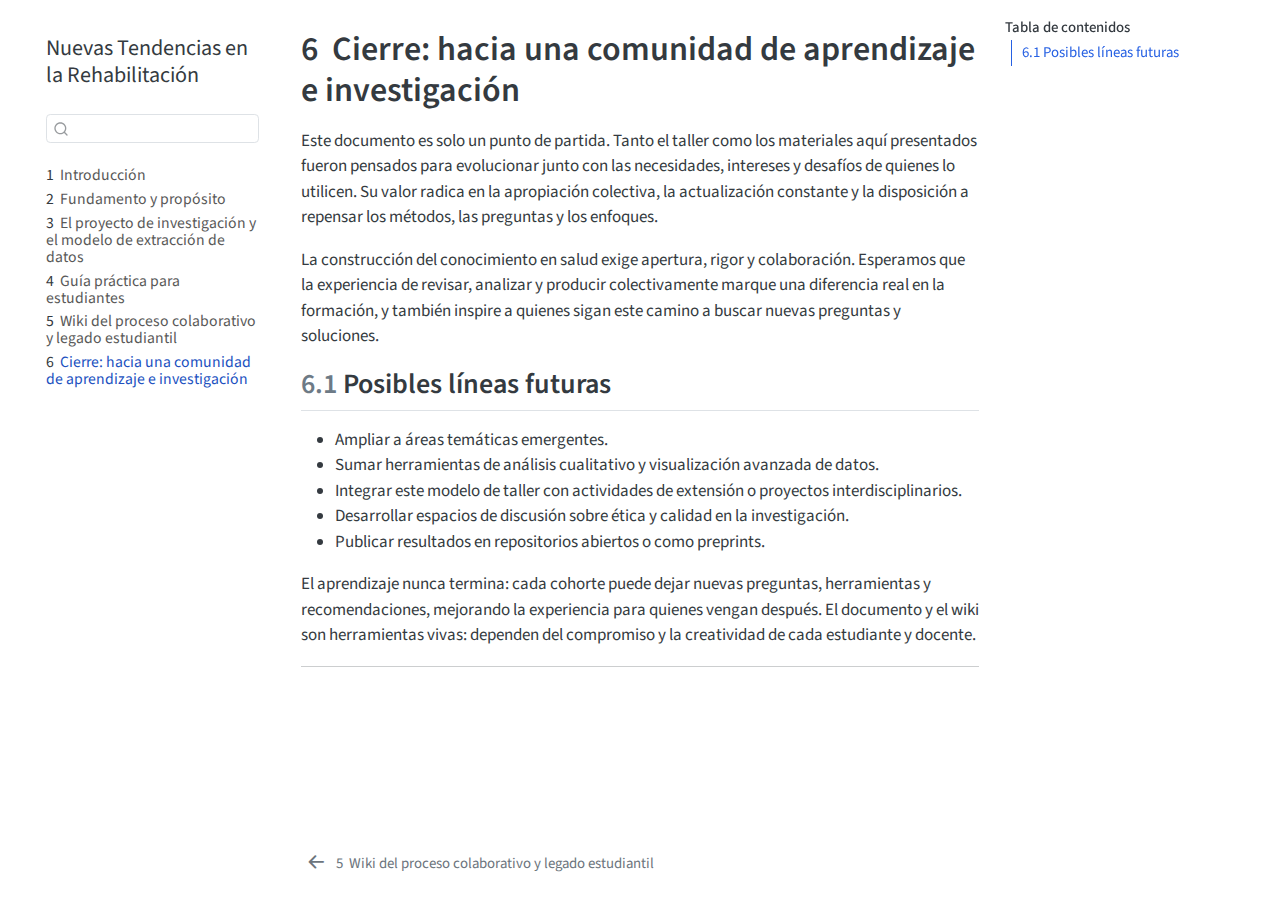
<file: docs/05-cierre.html>
<!DOCTYPE html>
<html xmlns="http://www.w3.org/1999/xhtml" lang="es" xml:lang="es"><head>

<meta charset="utf-8">
<meta name="generator" content="quarto-1.6.43">

<meta name="viewport" content="width=device-width, initial-scale=1.0, user-scalable=yes">


<title>6&nbsp; Cierre: hacia una comunidad de aprendizaje e investigación – Nuevas Tendencias en la Rehabilitación</title>
<style>
code{white-space: pre-wrap;}
span.smallcaps{font-variant: small-caps;}
div.columns{display: flex; gap: min(4vw, 1.5em);}
div.column{flex: auto; overflow-x: auto;}
div.hanging-indent{margin-left: 1.5em; text-indent: -1.5em;}
ul.task-list{list-style: none;}
ul.task-list li input[type="checkbox"] {
  width: 0.8em;
  margin: 0 0.8em 0.2em -1em; /* quarto-specific, see https://github.com/quarto-dev/quarto-cli/issues/4556 */ 
  vertical-align: middle;
}
</style>


<script src="site_libs/quarto-nav/quarto-nav.js"></script>
<script src="site_libs/quarto-nav/headroom.min.js"></script>
<script src="site_libs/clipboard/clipboard.min.js"></script>
<script src="site_libs/quarto-search/autocomplete.umd.js"></script>
<script src="site_libs/quarto-search/fuse.min.js"></script>
<script src="site_libs/quarto-search/quarto-search.js"></script>
<meta name="quarto:offset" content="./">
<link href="./04-wiki.html" rel="prev">
<script src="site_libs/quarto-html/quarto.js"></script>
<script src="site_libs/quarto-html/popper.min.js"></script>
<script src="site_libs/quarto-html/tippy.umd.min.js"></script>
<script src="site_libs/quarto-html/anchor.min.js"></script>
<link href="site_libs/quarto-html/tippy.css" rel="stylesheet">
<link href="site_libs/quarto-html/quarto-syntax-highlighting-d4d76bf8491c20bad77d141916dc28e1.css" rel="stylesheet" id="quarto-text-highlighting-styles">
<script src="site_libs/bootstrap/bootstrap.min.js"></script>
<link href="site_libs/bootstrap/bootstrap-icons.css" rel="stylesheet">
<link href="site_libs/bootstrap/bootstrap-8da5b4427184b79ecddefad3d342027e.min.css" rel="stylesheet" append-hash="true" id="quarto-bootstrap" data-mode="light">
<script id="quarto-search-options" type="application/json">{
  "location": "sidebar",
  "copy-button": false,
  "collapse-after": 3,
  "panel-placement": "start",
  "type": "textbox",
  "limit": 50,
  "keyboard-shortcut": [
    "f",
    "/",
    "s"
  ],
  "show-item-context": false,
  "language": {
    "search-no-results-text": "Sin resultados",
    "search-matching-documents-text": "documentos encontrados",
    "search-copy-link-title": "Copiar el enlace en la búsqueda",
    "search-hide-matches-text": "Ocultar resultados adicionales",
    "search-more-match-text": "resultado adicional en este documento",
    "search-more-matches-text": "resultados adicionales en este documento",
    "search-clear-button-title": "Borrar",
    "search-text-placeholder": "",
    "search-detached-cancel-button-title": "Cancelar",
    "search-submit-button-title": "Enviar",
    "search-label": "Buscar"
  }
}</script>


<link rel="stylesheet" href="portada.css">
</head>

<body class="nav-sidebar floating">

<div id="quarto-search-results"></div>
  <header id="quarto-header" class="headroom fixed-top">
  <nav class="quarto-secondary-nav">
    <div class="container-fluid d-flex">
      <button type="button" class="quarto-btn-toggle btn" data-bs-toggle="collapse" role="button" data-bs-target=".quarto-sidebar-collapse-item" aria-controls="quarto-sidebar" aria-expanded="false" aria-label="Alternar barra lateral" onclick="if (window.quartoToggleHeadroom) { window.quartoToggleHeadroom(); }">
        <i class="bi bi-layout-text-sidebar-reverse"></i>
      </button>
        <nav class="quarto-page-breadcrumbs" aria-label="breadcrumb"><ol class="breadcrumb"><li class="breadcrumb-item"><a href="./05-cierre.html"><span class="chapter-number">6</span>&nbsp; <span class="chapter-title">Cierre: hacia una comunidad de aprendizaje e investigación</span></a></li></ol></nav>
        <a class="flex-grow-1" role="navigation" data-bs-toggle="collapse" data-bs-target=".quarto-sidebar-collapse-item" aria-controls="quarto-sidebar" aria-expanded="false" aria-label="Alternar barra lateral" onclick="if (window.quartoToggleHeadroom) { window.quartoToggleHeadroom(); }">      
        </a>
      <button type="button" class="btn quarto-search-button" aria-label="Buscar" onclick="window.quartoOpenSearch();">
        <i class="bi bi-search"></i>
      </button>
    </div>
  </nav>
</header>
<!-- content -->
<div id="quarto-content" class="quarto-container page-columns page-rows-contents page-layout-article">
<!-- sidebar -->
  <nav id="quarto-sidebar" class="sidebar collapse collapse-horizontal quarto-sidebar-collapse-item sidebar-navigation floating overflow-auto">
    <div class="pt-lg-2 mt-2 text-left sidebar-header">
    <div class="sidebar-title mb-0 py-0">
      <a href="./">Nuevas Tendencias en la Rehabilitación</a> 
    </div>
      </div>
        <div class="mt-2 flex-shrink-0 align-items-center">
        <div class="sidebar-search">
        <div id="quarto-search" class="" title="Buscar"></div>
        </div>
        </div>
    <div class="sidebar-menu-container"> 
    <ul class="list-unstyled mt-1">
        <li class="sidebar-item">
  <div class="sidebar-item-container"> 
  <a href="./index.html" class="sidebar-item-text sidebar-link">
 <span class="menu-text"><span class="chapter-number">1</span>&nbsp; <span class="chapter-title">Introducción</span></span></a>
  </div>
</li>
        <li class="sidebar-item">
  <div class="sidebar-item-container"> 
  <a href="./01-propuesta.html" class="sidebar-item-text sidebar-link">
 <span class="menu-text"><span class="chapter-number">2</span>&nbsp; <span class="chapter-title">Fundamento y propósito</span></span></a>
  </div>
</li>
        <li class="sidebar-item">
  <div class="sidebar-item-container"> 
  <a href="./02-modelo-extraccion.html" class="sidebar-item-text sidebar-link">
 <span class="menu-text"><span class="chapter-number">3</span>&nbsp; <span class="chapter-title">El proyecto de investigación y el modelo de extracción de datos</span></span></a>
  </div>
</li>
        <li class="sidebar-item">
  <div class="sidebar-item-container"> 
  <a href="./03-guia-estudiantes.html" class="sidebar-item-text sidebar-link">
 <span class="menu-text"><span class="chapter-number">4</span>&nbsp; <span class="chapter-title">Guía práctica para estudiantes</span></span></a>
  </div>
</li>
        <li class="sidebar-item">
  <div class="sidebar-item-container"> 
  <a href="./04-wiki.html" class="sidebar-item-text sidebar-link">
 <span class="menu-text"><span class="chapter-number">5</span>&nbsp; <span class="chapter-title">Wiki del proceso colaborativo y legado estudiantil</span></span></a>
  </div>
</li>
        <li class="sidebar-item">
  <div class="sidebar-item-container"> 
  <a href="./05-cierre.html" class="sidebar-item-text sidebar-link active">
 <span class="menu-text"><span class="chapter-number">6</span>&nbsp; <span class="chapter-title">Cierre: hacia una comunidad de aprendizaje e investigación</span></span></a>
  </div>
</li>
    </ul>
    </div>
</nav>
<div id="quarto-sidebar-glass" class="quarto-sidebar-collapse-item" data-bs-toggle="collapse" data-bs-target=".quarto-sidebar-collapse-item"></div>
<!-- margin-sidebar -->
    <div id="quarto-margin-sidebar" class="sidebar margin-sidebar">
        <nav id="TOC" role="doc-toc" class="toc-active">
    <h2 id="toc-title">Tabla de contenidos</h2>
   
  <ul>
  <li><a href="#posibles-líneas-futuras" id="toc-posibles-líneas-futuras" class="nav-link active" data-scroll-target="#posibles-líneas-futuras"><span class="header-section-number">6.1</span> Posibles líneas futuras</a></li>
  </ul>
</nav>
    </div>
<!-- main -->
<main class="content" id="quarto-document-content">

<header id="title-block-header" class="quarto-title-block default">
<div class="quarto-title">
<h1 class="title"><span class="chapter-number">6</span>&nbsp; <span class="chapter-title">Cierre: hacia una comunidad de aprendizaje e investigación</span></h1>
</div>



<div class="quarto-title-meta">

    
  
    
  </div>
  


</header>


<p>Este documento es solo un punto de partida. Tanto el taller como los materiales aquí presentados fueron pensados para evolucionar junto con las necesidades, intereses y desafíos de quienes lo utilicen. Su valor radica en la apropiación colectiva, la actualización constante y la disposición a repensar los métodos, las preguntas y los enfoques.</p>
<p>La construcción del conocimiento en salud exige apertura, rigor y colaboración. Esperamos que la experiencia de revisar, analizar y producir colectivamente marque una diferencia real en la formación, y también inspire a quienes sigan este camino a buscar nuevas preguntas y soluciones.</p>
<section id="posibles-líneas-futuras" class="level2" data-number="6.1">
<h2 data-number="6.1" class="anchored" data-anchor-id="posibles-líneas-futuras"><span class="header-section-number">6.1</span> Posibles líneas futuras</h2>
<ul>
<li>Ampliar a áreas temáticas emergentes.</li>
<li>Sumar herramientas de análisis cualitativo y visualización avanzada de datos.</li>
<li>Integrar este modelo de taller con actividades de extensión o proyectos interdisciplinarios.</li>
<li>Desarrollar espacios de discusión sobre ética y calidad en la investigación.</li>
<li>Publicar resultados en repositorios abiertos o como preprints.</li>
</ul>
<p>El aprendizaje nunca termina: cada cohorte puede dejar nuevas preguntas, herramientas y recomendaciones, mejorando la experiencia para quienes vengan después. El documento y el wiki son herramientas vivas: dependen del compromiso y la creatividad de cada estudiante y docente.</p>
<hr>


</section>

</main> <!-- /main -->
<script id="quarto-html-after-body" type="application/javascript">
window.document.addEventListener("DOMContentLoaded", function (event) {
  const toggleBodyColorMode = (bsSheetEl) => {
    const mode = bsSheetEl.getAttribute("data-mode");
    const bodyEl = window.document.querySelector("body");
    if (mode === "dark") {
      bodyEl.classList.add("quarto-dark");
      bodyEl.classList.remove("quarto-light");
    } else {
      bodyEl.classList.add("quarto-light");
      bodyEl.classList.remove("quarto-dark");
    }
  }
  const toggleBodyColorPrimary = () => {
    const bsSheetEl = window.document.querySelector("link#quarto-bootstrap");
    if (bsSheetEl) {
      toggleBodyColorMode(bsSheetEl);
    }
  }
  toggleBodyColorPrimary();  
  const icon = "";
  const anchorJS = new window.AnchorJS();
  anchorJS.options = {
    placement: 'right',
    icon: icon
  };
  anchorJS.add('.anchored');
  const isCodeAnnotation = (el) => {
    for (const clz of el.classList) {
      if (clz.startsWith('code-annotation-')) {                     
        return true;
      }
    }
    return false;
  }
  const onCopySuccess = function(e) {
    // button target
    const button = e.trigger;
    // don't keep focus
    button.blur();
    // flash "checked"
    button.classList.add('code-copy-button-checked');
    var currentTitle = button.getAttribute("title");
    button.setAttribute("title", "Copiado");
    let tooltip;
    if (window.bootstrap) {
      button.setAttribute("data-bs-toggle", "tooltip");
      button.setAttribute("data-bs-placement", "left");
      button.setAttribute("data-bs-title", "Copiado");
      tooltip = new bootstrap.Tooltip(button, 
        { trigger: "manual", 
          customClass: "code-copy-button-tooltip",
          offset: [0, -8]});
      tooltip.show();    
    }
    setTimeout(function() {
      if (tooltip) {
        tooltip.hide();
        button.removeAttribute("data-bs-title");
        button.removeAttribute("data-bs-toggle");
        button.removeAttribute("data-bs-placement");
      }
      button.setAttribute("title", currentTitle);
      button.classList.remove('code-copy-button-checked');
    }, 1000);
    // clear code selection
    e.clearSelection();
  }
  const getTextToCopy = function(trigger) {
      const codeEl = trigger.previousElementSibling.cloneNode(true);
      for (const childEl of codeEl.children) {
        if (isCodeAnnotation(childEl)) {
          childEl.remove();
        }
      }
      return codeEl.innerText;
  }
  const clipboard = new window.ClipboardJS('.code-copy-button:not([data-in-quarto-modal])', {
    text: getTextToCopy
  });
  clipboard.on('success', onCopySuccess);
  if (window.document.getElementById('quarto-embedded-source-code-modal')) {
    const clipboardModal = new window.ClipboardJS('.code-copy-button[data-in-quarto-modal]', {
      text: getTextToCopy,
      container: window.document.getElementById('quarto-embedded-source-code-modal')
    });
    clipboardModal.on('success', onCopySuccess);
  }
    var localhostRegex = new RegExp(/^(?:http|https):\/\/localhost\:?[0-9]*\//);
    var mailtoRegex = new RegExp(/^mailto:/);
      var filterRegex = new RegExp('/' + window.location.host + '/');
    var isInternal = (href) => {
        return filterRegex.test(href) || localhostRegex.test(href) || mailtoRegex.test(href);
    }
    // Inspect non-navigation links and adorn them if external
 	var links = window.document.querySelectorAll('a[href]:not(.nav-link):not(.navbar-brand):not(.toc-action):not(.sidebar-link):not(.sidebar-item-toggle):not(.pagination-link):not(.no-external):not([aria-hidden]):not(.dropdown-item):not(.quarto-navigation-tool):not(.about-link)');
    for (var i=0; i<links.length; i++) {
      const link = links[i];
      if (!isInternal(link.href)) {
        // undo the damage that might have been done by quarto-nav.js in the case of
        // links that we want to consider external
        if (link.dataset.originalHref !== undefined) {
          link.href = link.dataset.originalHref;
        }
      }
    }
  function tippyHover(el, contentFn, onTriggerFn, onUntriggerFn) {
    const config = {
      allowHTML: true,
      maxWidth: 500,
      delay: 100,
      arrow: false,
      appendTo: function(el) {
          return el.parentElement;
      },
      interactive: true,
      interactiveBorder: 10,
      theme: 'quarto',
      placement: 'bottom-start',
    };
    if (contentFn) {
      config.content = contentFn;
    }
    if (onTriggerFn) {
      config.onTrigger = onTriggerFn;
    }
    if (onUntriggerFn) {
      config.onUntrigger = onUntriggerFn;
    }
    window.tippy(el, config); 
  }
  const noterefs = window.document.querySelectorAll('a[role="doc-noteref"]');
  for (var i=0; i<noterefs.length; i++) {
    const ref = noterefs[i];
    tippyHover(ref, function() {
      // use id or data attribute instead here
      let href = ref.getAttribute('data-footnote-href') || ref.getAttribute('href');
      try { href = new URL(href).hash; } catch {}
      const id = href.replace(/^#\/?/, "");
      const note = window.document.getElementById(id);
      if (note) {
        return note.innerHTML;
      } else {
        return "";
      }
    });
  }
  const xrefs = window.document.querySelectorAll('a.quarto-xref');
  const processXRef = (id, note) => {
    // Strip column container classes
    const stripColumnClz = (el) => {
      el.classList.remove("page-full", "page-columns");
      if (el.children) {
        for (const child of el.children) {
          stripColumnClz(child);
        }
      }
    }
    stripColumnClz(note)
    if (id === null || id.startsWith('sec-')) {
      // Special case sections, only their first couple elements
      const container = document.createElement("div");
      if (note.children && note.children.length > 2) {
        container.appendChild(note.children[0].cloneNode(true));
        for (let i = 1; i < note.children.length; i++) {
          const child = note.children[i];
          if (child.tagName === "P" && child.innerText === "") {
            continue;
          } else {
            container.appendChild(child.cloneNode(true));
            break;
          }
        }
        if (window.Quarto?.typesetMath) {
          window.Quarto.typesetMath(container);
        }
        return container.innerHTML
      } else {
        if (window.Quarto?.typesetMath) {
          window.Quarto.typesetMath(note);
        }
        return note.innerHTML;
      }
    } else {
      // Remove any anchor links if they are present
      const anchorLink = note.querySelector('a.anchorjs-link');
      if (anchorLink) {
        anchorLink.remove();
      }
      if (window.Quarto?.typesetMath) {
        window.Quarto.typesetMath(note);
      }
      if (note.classList.contains("callout")) {
        return note.outerHTML;
      } else {
        return note.innerHTML;
      }
    }
  }
  for (var i=0; i<xrefs.length; i++) {
    const xref = xrefs[i];
    tippyHover(xref, undefined, function(instance) {
      instance.disable();
      let url = xref.getAttribute('href');
      let hash = undefined; 
      if (url.startsWith('#')) {
        hash = url;
      } else {
        try { hash = new URL(url).hash; } catch {}
      }
      if (hash) {
        const id = hash.replace(/^#\/?/, "");
        const note = window.document.getElementById(id);
        if (note !== null) {
          try {
            const html = processXRef(id, note.cloneNode(true));
            instance.setContent(html);
          } finally {
            instance.enable();
            instance.show();
          }
        } else {
          // See if we can fetch this
          fetch(url.split('#')[0])
          .then(res => res.text())
          .then(html => {
            const parser = new DOMParser();
            const htmlDoc = parser.parseFromString(html, "text/html");
            const note = htmlDoc.getElementById(id);
            if (note !== null) {
              const html = processXRef(id, note);
              instance.setContent(html);
            } 
          }).finally(() => {
            instance.enable();
            instance.show();
          });
        }
      } else {
        // See if we can fetch a full url (with no hash to target)
        // This is a special case and we should probably do some content thinning / targeting
        fetch(url)
        .then(res => res.text())
        .then(html => {
          const parser = new DOMParser();
          const htmlDoc = parser.parseFromString(html, "text/html");
          const note = htmlDoc.querySelector('main.content');
          if (note !== null) {
            // This should only happen for chapter cross references
            // (since there is no id in the URL)
            // remove the first header
            if (note.children.length > 0 && note.children[0].tagName === "HEADER") {
              note.children[0].remove();
            }
            const html = processXRef(null, note);
            instance.setContent(html);
          } 
        }).finally(() => {
          instance.enable();
          instance.show();
        });
      }
    }, function(instance) {
    });
  }
      let selectedAnnoteEl;
      const selectorForAnnotation = ( cell, annotation) => {
        let cellAttr = 'data-code-cell="' + cell + '"';
        let lineAttr = 'data-code-annotation="' +  annotation + '"';
        const selector = 'span[' + cellAttr + '][' + lineAttr + ']';
        return selector;
      }
      const selectCodeLines = (annoteEl) => {
        const doc = window.document;
        const targetCell = annoteEl.getAttribute("data-target-cell");
        const targetAnnotation = annoteEl.getAttribute("data-target-annotation");
        const annoteSpan = window.document.querySelector(selectorForAnnotation(targetCell, targetAnnotation));
        const lines = annoteSpan.getAttribute("data-code-lines").split(",");
        const lineIds = lines.map((line) => {
          return targetCell + "-" + line;
        })
        let top = null;
        let height = null;
        let parent = null;
        if (lineIds.length > 0) {
            //compute the position of the single el (top and bottom and make a div)
            const el = window.document.getElementById(lineIds[0]);
            top = el.offsetTop;
            height = el.offsetHeight;
            parent = el.parentElement.parentElement;
          if (lineIds.length > 1) {
            const lastEl = window.document.getElementById(lineIds[lineIds.length - 1]);
            const bottom = lastEl.offsetTop + lastEl.offsetHeight;
            height = bottom - top;
          }
          if (top !== null && height !== null && parent !== null) {
            // cook up a div (if necessary) and position it 
            let div = window.document.getElementById("code-annotation-line-highlight");
            if (div === null) {
              div = window.document.createElement("div");
              div.setAttribute("id", "code-annotation-line-highlight");
              div.style.position = 'absolute';
              parent.appendChild(div);
            }
            div.style.top = top - 2 + "px";
            div.style.height = height + 4 + "px";
            div.style.left = 0;
            let gutterDiv = window.document.getElementById("code-annotation-line-highlight-gutter");
            if (gutterDiv === null) {
              gutterDiv = window.document.createElement("div");
              gutterDiv.setAttribute("id", "code-annotation-line-highlight-gutter");
              gutterDiv.style.position = 'absolute';
              const codeCell = window.document.getElementById(targetCell);
              const gutter = codeCell.querySelector('.code-annotation-gutter');
              gutter.appendChild(gutterDiv);
            }
            gutterDiv.style.top = top - 2 + "px";
            gutterDiv.style.height = height + 4 + "px";
          }
          selectedAnnoteEl = annoteEl;
        }
      };
      const unselectCodeLines = () => {
        const elementsIds = ["code-annotation-line-highlight", "code-annotation-line-highlight-gutter"];
        elementsIds.forEach((elId) => {
          const div = window.document.getElementById(elId);
          if (div) {
            div.remove();
          }
        });
        selectedAnnoteEl = undefined;
      };
        // Handle positioning of the toggle
    window.addEventListener(
      "resize",
      throttle(() => {
        elRect = undefined;
        if (selectedAnnoteEl) {
          selectCodeLines(selectedAnnoteEl);
        }
      }, 10)
    );
    function throttle(fn, ms) {
    let throttle = false;
    let timer;
      return (...args) => {
        if(!throttle) { // first call gets through
            fn.apply(this, args);
            throttle = true;
        } else { // all the others get throttled
            if(timer) clearTimeout(timer); // cancel #2
            timer = setTimeout(() => {
              fn.apply(this, args);
              timer = throttle = false;
            }, ms);
        }
      };
    }
      // Attach click handler to the DT
      const annoteDls = window.document.querySelectorAll('dt[data-target-cell]');
      for (const annoteDlNode of annoteDls) {
        annoteDlNode.addEventListener('click', (event) => {
          const clickedEl = event.target;
          if (clickedEl !== selectedAnnoteEl) {
            unselectCodeLines();
            const activeEl = window.document.querySelector('dt[data-target-cell].code-annotation-active');
            if (activeEl) {
              activeEl.classList.remove('code-annotation-active');
            }
            selectCodeLines(clickedEl);
            clickedEl.classList.add('code-annotation-active');
          } else {
            // Unselect the line
            unselectCodeLines();
            clickedEl.classList.remove('code-annotation-active');
          }
        });
      }
  const findCites = (el) => {
    const parentEl = el.parentElement;
    if (parentEl) {
      const cites = parentEl.dataset.cites;
      if (cites) {
        return {
          el,
          cites: cites.split(' ')
        };
      } else {
        return findCites(el.parentElement)
      }
    } else {
      return undefined;
    }
  };
  var bibliorefs = window.document.querySelectorAll('a[role="doc-biblioref"]');
  for (var i=0; i<bibliorefs.length; i++) {
    const ref = bibliorefs[i];
    const citeInfo = findCites(ref);
    if (citeInfo) {
      tippyHover(citeInfo.el, function() {
        var popup = window.document.createElement('div');
        citeInfo.cites.forEach(function(cite) {
          var citeDiv = window.document.createElement('div');
          citeDiv.classList.add('hanging-indent');
          citeDiv.classList.add('csl-entry');
          var biblioDiv = window.document.getElementById('ref-' + cite);
          if (biblioDiv) {
            citeDiv.innerHTML = biblioDiv.innerHTML;
          }
          popup.appendChild(citeDiv);
        });
        return popup.innerHTML;
      });
    }
  }
});
</script>
<nav class="page-navigation">
  <div class="nav-page nav-page-previous">
      <a href="./04-wiki.html" class="pagination-link" aria-label="Wiki del proceso colaborativo y legado estudiantil">
        <i class="bi bi-arrow-left-short"></i> <span class="nav-page-text"><span class="chapter-number">5</span>&nbsp; <span class="chapter-title">Wiki del proceso colaborativo y legado estudiantil</span></span>
      </a>          
  </div>
  <div class="nav-page nav-page-next">
  </div>
</nav>
</div> <!-- /content -->




</body></html>
</file>
<file: docs/site_libs/quarto-html/tippy.css>
.tippy-box[data-animation=fade][data-state=hidden]{opacity:0}[data-tippy-root]{max-width:calc(100vw - 10px)}.tippy-box{position:relative;background-color:#333;color:#fff;border-radius:4px;font-size:14px;line-height:1.4;white-space:normal;outline:0;transition-property:transform,visibility,opacity}.tippy-box[data-placement^=top]>.tippy-arrow{bottom:0}.tippy-box[data-placement^=top]>.tippy-arrow:before{bottom:-7px;left:0;border-width:8px 8px 0;border-top-color:initial;transform-origin:center top}.tippy-box[data-placement^=bottom]>.tippy-arrow{top:0}.tippy-box[data-placement^=bottom]>.tippy-arrow:before{top:-7px;left:0;border-width:0 8px 8px;border-bottom-color:initial;transform-origin:center bottom}.tippy-box[data-placement^=left]>.tippy-arrow{right:0}.tippy-box[data-placement^=left]>.tippy-arrow:before{border-width:8px 0 8px 8px;border-left-color:initial;right:-7px;transform-origin:center left}.tippy-box[data-placement^=right]>.tippy-arrow{left:0}.tippy-box[data-placement^=right]>.tippy-arrow:before{left:-7px;border-width:8px 8px 8px 0;border-right-color:initial;transform-origin:center right}.tippy-box[data-inertia][data-state=visible]{transition-timing-function:cubic-bezier(.54,1.5,.38,1.11)}.tippy-arrow{width:16px;height:16px;color:#333}.tippy-arrow:before{content:"";position:absolute;border-color:transparent;border-style:solid}.tippy-content{position:relative;padding:5px 9px;z-index:1}
</file>
<file: docs/site_libs/quarto-html/quarto-syntax-highlighting-d4d76bf8491c20bad77d141916dc28e1.css>
/* quarto syntax highlight colors */
:root {
  --quarto-hl-ot-color: #003B4F;
  --quarto-hl-at-color: #657422;
  --quarto-hl-ss-color: #20794D;
  --quarto-hl-an-color: #5E5E5E;
  --quarto-hl-fu-color: #4758AB;
  --quarto-hl-st-color: #20794D;
  --quarto-hl-cf-color: #003B4F;
  --quarto-hl-op-color: #5E5E5E;
  --quarto-hl-er-color: #AD0000;
  --quarto-hl-bn-color: #AD0000;
  --quarto-hl-al-color: #AD0000;
  --quarto-hl-va-color: #111111;
  --quarto-hl-bu-color: inherit;
  --quarto-hl-ex-color: inherit;
  --quarto-hl-pp-color: #AD0000;
  --quarto-hl-in-color: #5E5E5E;
  --quarto-hl-vs-color: #20794D;
  --quarto-hl-wa-color: #5E5E5E;
  --quarto-hl-do-color: #5E5E5E;
  --quarto-hl-im-color: #00769E;
  --quarto-hl-ch-color: #20794D;
  --quarto-hl-dt-color: #AD0000;
  --quarto-hl-fl-color: #AD0000;
  --quarto-hl-co-color: #5E5E5E;
  --quarto-hl-cv-color: #5E5E5E;
  --quarto-hl-cn-color: #8f5902;
  --quarto-hl-sc-color: #5E5E5E;
  --quarto-hl-dv-color: #AD0000;
  --quarto-hl-kw-color: #003B4F;
}

/* other quarto variables */
:root {
  --quarto-font-monospace: SFMono-Regular, Menlo, Monaco, Consolas, "Liberation Mono", "Courier New", monospace;
}

pre > code.sourceCode > span {
  color: #003B4F;
}

code span {
  color: #003B4F;
}

code.sourceCode > span {
  color: #003B4F;
}

div.sourceCode,
div.sourceCode pre.sourceCode {
  color: #003B4F;
}

code span.ot {
  color: #003B4F;
  font-style: inherit;
}

code span.at {
  color: #657422;
  font-style: inherit;
}

code span.ss {
  color: #20794D;
  font-style: inherit;
}

code span.an {
  color: #5E5E5E;
  font-style: inherit;
}

code span.fu {
  color: #4758AB;
  font-style: inherit;
}

code span.st {
  color: #20794D;
  font-style: inherit;
}

code span.cf {
  color: #003B4F;
  font-weight: bold;
  font-style: inherit;
}

code span.op {
  color: #5E5E5E;
  font-style: inherit;
}

code span.er {
  color: #AD0000;
  font-style: inherit;
}

code span.bn {
  color: #AD0000;
  font-style: inherit;
}

code span.al {
  color: #AD0000;
  font-style: inherit;
}

code span.va {
  color: #111111;
  font-style: inherit;
}

code span.bu {
  font-style: inherit;
}

code span.ex {
  font-style: inherit;
}

code span.pp {
  color: #AD0000;
  font-style: inherit;
}

code span.in {
  color: #5E5E5E;
  font-style: inherit;
}

code span.vs {
  color: #20794D;
  font-style: inherit;
}

code span.wa {
  color: #5E5E5E;
  font-style: italic;
}

code span.do {
  color: #5E5E5E;
  font-style: italic;
}

code span.im {
  color: #00769E;
  font-style: inherit;
}

code span.ch {
  color: #20794D;
  font-style: inherit;
}

code span.dt {
  color: #AD0000;
  font-style: inherit;
}

code span.fl {
  color: #AD0000;
  font-style: inherit;
}

code span.co {
  color: #5E5E5E;
  font-style: inherit;
}

code span.cv {
  color: #5E5E5E;
  font-style: italic;
}

code span.cn {
  color: #8f5902;
  font-style: inherit;
}

code span.sc {
  color: #5E5E5E;
  font-style: inherit;
}

code span.dv {
  color: #AD0000;
  font-style: inherit;
}

code span.kw {
  color: #003B4F;
  font-weight: bold;
  font-style: inherit;
}

.prevent-inlining {
  content: "</";
}

/*# sourceMappingURL=c9c5d451c23b744f9cb2c98992a0aef2.css.map */
</file>
<file: docs/portada.css>
.cover-main img {
  max-width: 60%;
  margin: 2em auto;
  display: block;
}
.cover-main h1, .cover-main h2 {
  text-align: center;
  font-weight: 700;
}
.lead {
  font-size: 1.3em;
  font-style: italic;
  color: #1857b6;
  margin-bottom: 1.5em;
}
.book-logo {
  max-height: 80px;   /* Ajusta según gusto */
  margin: 1em auto 1em 0;
  display: block;
}
</file>
